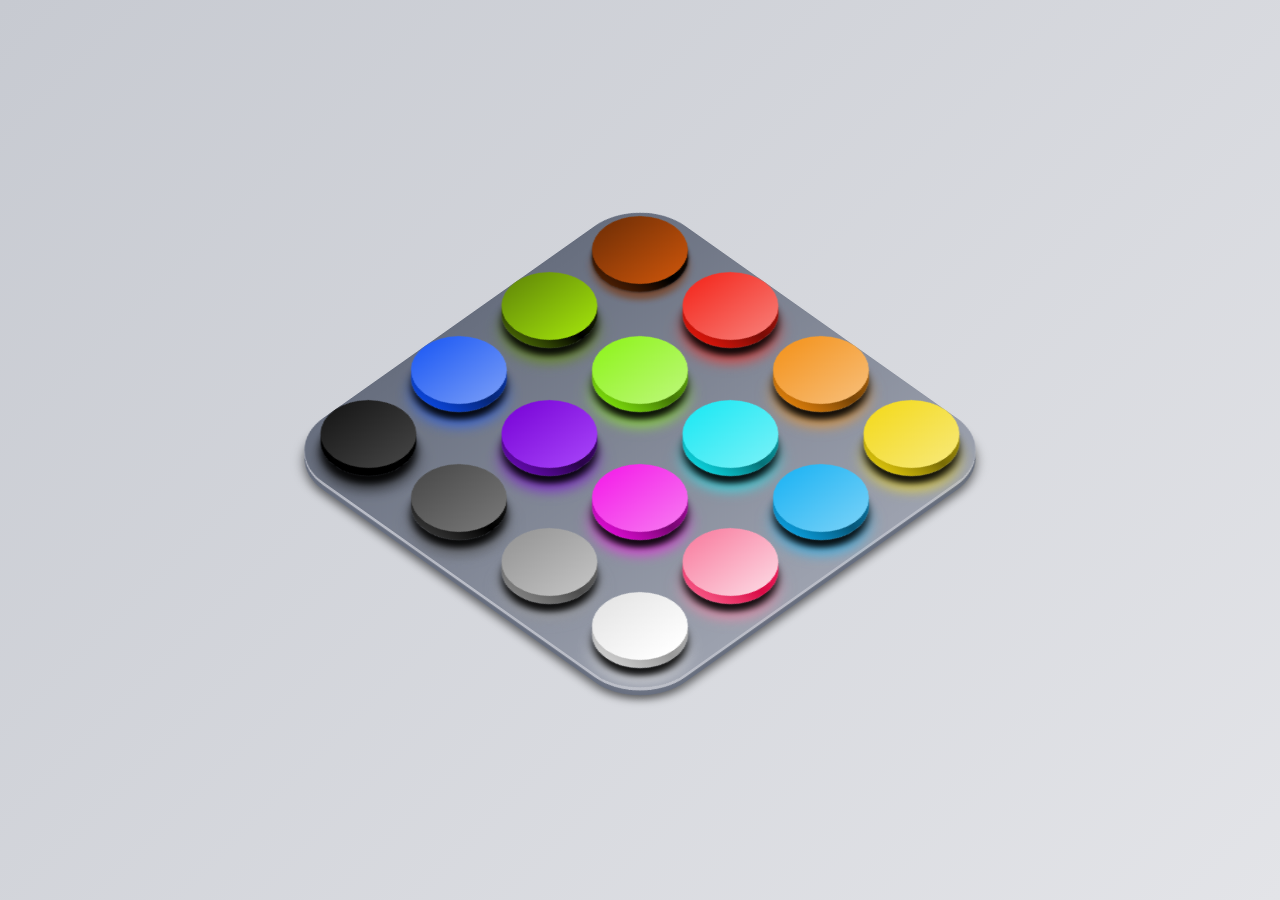
<file: colorPicker/index.html>
<html>
<head>
<meta http-equiv="Content-Type" content="text/html; charset=utf-8">
<link href="https://fonts.googleapis.com/css2?family=Montserrat:wght@800&display=swap" rel="stylesheet">
<link rel="stylesheet" href="style.css" type="text/css">
</head>
<body>

<div class="cp">
  <label class="cp__color cp__color--brown">
    <input class="cp__color-input" type="radio" name="color" value="brown" title="Brown" checked="checked"/><span class="cp__sr-only">Brown</span>
  </label>
  <label class="cp__color cp__color--red">
    <input class="cp__color-input" type="radio" name="color" value="red" title="Red"/><span class="cp__sr-only">Red</span>
  </label>
  <label class="cp__color cp__color--orange">
    <input class="cp__color-input" type="radio" name="color" value="orange" title="Orange"/><span class="cp__sr-only">Orange</span>
  </label>
  <label class="cp__color cp__color--yellow">
    <input class="cp__color-input" type="radio" name="color" value="yellow" title="Yellow"/><span class="cp__sr-only">Yellow</span>
  </label>
  <label class="cp__color cp__color--green">
    <input class="cp__color-input" type="radio" name="color" value="green" title="Green"/><span class="cp__sr-only">Green</span>
  </label>
  <label class="cp__color cp__color--lime">
    <input class="cp__color-input" type="radio" name="color" value="lime" title="Lime"/><span class="cp__sr-only">Lime</span>
  </label>
  <label class="cp__color cp__color--cyan">
    <input class="cp__color-input" type="radio" name="color" value="cyan" title="Cyan"/><span class="cp__sr-only">Cyan</span>
  </label>
  <label class="cp__color cp__color--lightblue">
    <input class="cp__color-input" type="radio" name="color" value="lightblue" title="Light Blue"/><span class="cp__sr-only">Light Blue</span>
  </label>
  <label class="cp__color cp__color--blue">
    <input class="cp__color-input" type="radio" name="color" value="blue" title="Blue"/><span class="cp__sr-only">Blue</span>
  </label>
  <label class="cp__color cp__color--purple">
    <input class="cp__color-input" type="radio" name="color" value="purple" title="Purple"/><span class="cp__sr-only">Purple</span>
  </label>
  <label class="cp__color cp__color--magenta">
    <input class="cp__color-input" type="radio" name="color" value="magenta" title="Magenta"/><span class="cp__sr-only">Magenta</span>
  </label>
  <label class="cp__color cp__color--pink">
    <input class="cp__color-input" type="radio" name="color" value="pink" title="Pink"/><span class="cp__sr-only">Pink</span>
  </label>
  <label class="cp__color cp__color--black">
    <input class="cp__color-input" type="radio" name="color" value="black" title="Black"/><span class="cp__sr-only">Black</span>
  </label>
  <label class="cp__color cp__color--gray">
    <input class="cp__color-input" type="radio" name="color" value="gray" title="Gray"/><span class="cp__sr-only">Gray</span>
  </label>
  <label class="cp__color cp__color--lightgray">
    <input class="cp__color-input" type="radio" name="color" value="lightgray" title="Light Gray"/><span class="cp__sr-only">Light Gray</span>
  </label>
  <label class="cp__color cp__color--white">
    <input class="cp__color-input" type="radio" name="color" value="white" title="White"/><span class="cp__sr-only">White</span>
  </label>
</div>
</body>
</html>
</file>
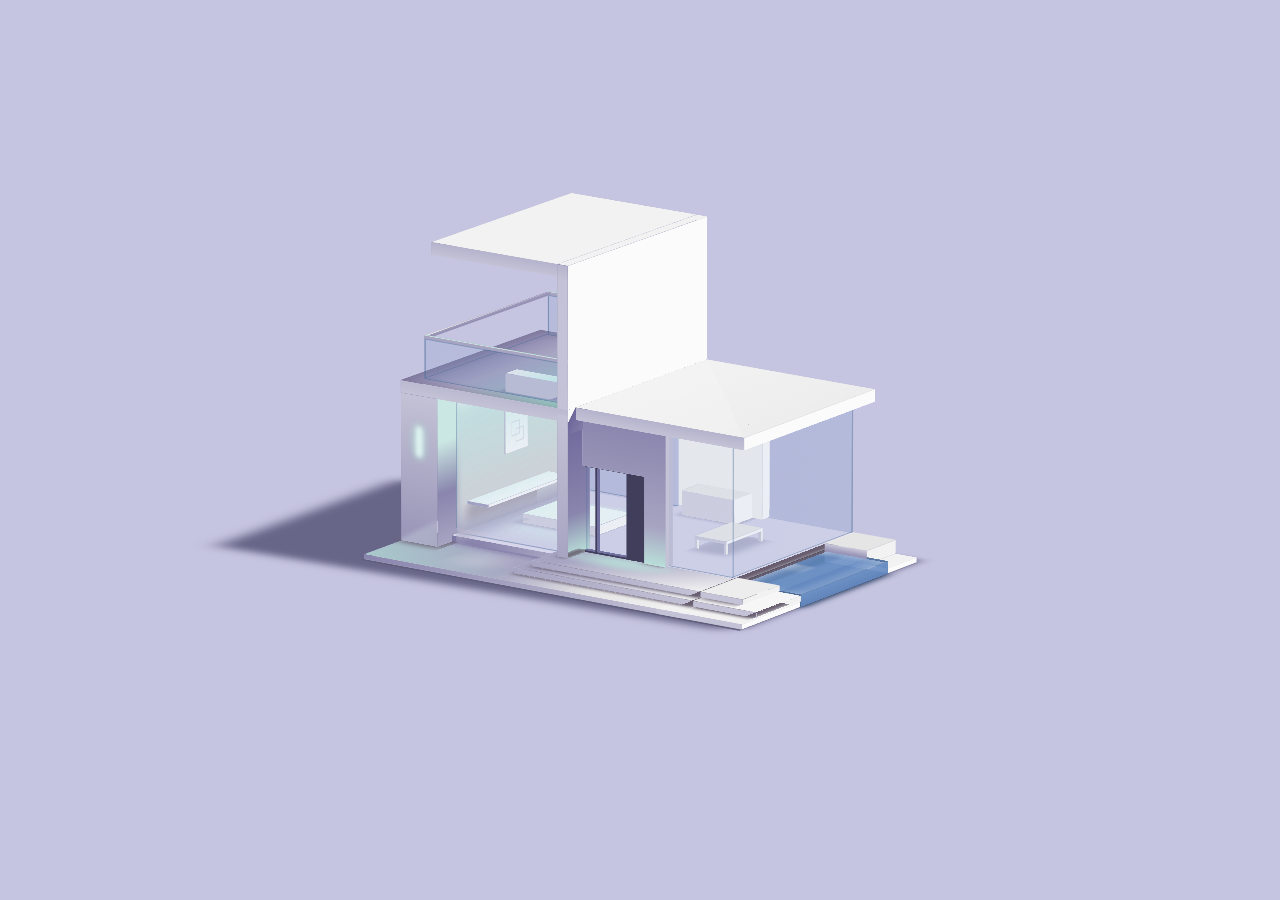
<file: home/index.html>
<html>
<head>
<meta http-equiv="Content-Type" content="text/html; charset=utf-8">
<link href="https://fonts.googleapis.com/css2?family=Montserrat:wght@800&display=swap" rel="stylesheet">
<link rel="stylesheet" href="style.css" type="text/css">
</head>
<body>
   
<div class="house" id="h"> 
  <div class="shadows">
    <div class="shadow-a"></div>
    <div class="shadow-b"></div>
  </div>
  <div class="al">
    <div class="al__front face"> </div>
    <div class="al__back face"> </div>
    <div class="al__right face"> </div>
    <div class="al__left face"> </div>
    <div class="al__top face"> </div>
    <div class="al__bottom face"> </div>
  </div>
  <div class="ab">
    <div class="ab__front face"> </div>
    <div class="ab__back face"> </div>
    <div class="ab__right face"> </div>
    <div class="ab__left face"> </div>
    <div class="ab__top face"> </div>
    <div class="ab__bottom face"> </div>
  </div>
  <div class="at">
    <div class="at__front face"> </div>
    <div class="at__back face"> </div>
    <div class="at__right face"> </div>
    <div class="at__left face"> </div>
    <div class="at__top face"> </div>
    <div class="at__bottom face"> </div>
  </div>
  <div class="ac">
    <div class="ac__front face"> </div>
    <div class="ac__back face"> </div>
    <div class="ac__right face"> </div>
    <div class="ac__left face"> </div>
    <div class="ac__top face"> </div>
    <div class="ac__bottom face">                </div>
  </div>
  <div class="bce">
    <div class="bce__front face"> </div>
    <div class="bce__back face"> </div>
    <div class="bce__right face"> </div>
    <div class="bce__left face"> </div>
    <div class="bce__top face"> </div>
    <div class="bce__bottom face"> </div>
  </div>
  <div class="bci">
    <div class="bci__front face"> </div>
    <div class="bci__back face"> </div>
    <div class="bci__right face"> </div>
    <div class="bci__left face"> </div>
    <div class="bci__top face"> </div>
    <div class="bci__bottom face"> </div>
  </div>
  <div class="bl">
    <div class="bl__front face"> </div>
    <div class="bl__back face"> </div>
    <div class="bl__right face"> </div>
    <div class="bl__left face"> </div>
    <div class="bl__top face"> </div>
    <div class="bl__bottom face"> </div>
  </div>
  <div class="bt">
    <div class="bt__front face"> </div>
    <div class="bt__back face"> </div>
    <div class="bt__right face"> </div>
    <div class="bt__left face"> </div>
    <div class="bt__top face"> </div>
    <div class="bt__bottom face"> </div>
  </div>
  <div class="bbe">
    <div class="bbe__front face"> </div>
    <div class="bbe__back face"> </div>
    <div class="bbe__right face"> </div>
    <div class="bbe__left face"> </div>
    <div class="bbe__top face"> </div>
    <div class="bbe__bottom face"> </div>
  </div>
  <div class="bbi">
    <div class="bbi__front face"> </div>
    <div class="bbi__back face"> </div>
    <div class="bbi__right face"> </div>
    <div class="bbi__left face"> </div>
    <div class="bbi__top face"> </div>
    <div class="bbi__bottom face"> </div>
  </div>
  <div class="cl">
    <div class="cl__front face"> 
      <div class="lamp"></div>
    </div>
    <div class="cl__back face"> </div>
    <div class="cl__right face">  </div>
    <div class="cl__left face"> </div>
    <div class="cl__top face"> </div>
    <div class="cl__bottom face">   </div>
  </div>
  <div class="cc">
    <div class="cc__front face"> </div>
    <div class="cc__back face"> </div>
    <div class="cc__right face"> </div>
    <div class="cc__left face"> </div>
    <div class="cc__top face"> </div>
    <div class="cc__bottom face">   </div>
  </div>
  <div class="ccl">
    <div class="ccl__front face"> </div>
    <div class="ccl__back face"> </div>
    <div class="ccl__right face"> </div>
    <div class="ccl__left face"> </div>
    <div class="ccl__top face"> </div>
    <div class="ccl__bottom face">   </div>
  </div>
  <div class="cml">
    <div class="cml__front face"> </div>
    <div class="cml__back face"> </div>
    <div class="cml__right face"> </div>
    <div class="cml__left face"> </div>
    <div class="cml__top face"> </div>
    <div class="cml__bottom face">   </div>
  </div>
  <div class="cmr">
    <div class="cmr__front face"> </div>
    <div class="cmr__back face"> </div>
    <div class="cmr__right face"> </div>
    <div class="cmr__left face"> </div>
    <div class="cmr__top face"> </div>
    <div class="cmr__bottom face">   </div>
  </div>
  <div class="cmt">
    <div class="cmt__front face"> </div>
    <div class="cmt__back face"> </div>
    <div class="cmt__right face"> </div>
    <div class="cmt__left face"> </div>
    <div class="cmt__top face"> </div>
    <div class="cmt__bottom face">   </div>
  </div>
  <div class="dl">
    <div class="dl__front face"> </div>
    <div class="dl__back face"> </div>
    <div class="dl__right face"> </div>
    <div class="dl__left face"> </div>
    <div class="dl__top face"> </div>
    <div class="dl__bottom face">       </div>
  </div>
  <div class="dm">
    <div class="dm__front face"> </div>
    <div class="dm__back face"> </div>
    <div class="dm__right face"> </div>
    <div class="dm__left face"> </div>
    <div class="dm__top face"> </div>
    <div class="dm__bottom face">       </div>
  </div>
  <div class="dt">
    <div class="dt__front face"> </div>
    <div class="dt__back face"> </div>
    <div class="dt__right face"> </div>
    <div class="dt__left face"> </div>
    <div class="dt__top face"> </div>
    <div class="dt__bottom face">  </div>
  </div>
  <div class="el">
    <div class="el__front face"></div>
  </div>
  <div class="ec">
    <div class="ec__front face"></div>
  </div>
  <div class="er">
    <div class="er__right face"></div>
  </div>
  <div class="eb">
    <div class="eb__back face"></div>
  </div>
  <div class="fl">
    <div class="fl__front face"> </div>
    <div class="fl__back face"> </div>
    <div class="fl__right face"> </div>
    <div class="fl__left face"> </div>
    <div class="fl__top face"> </div>
    <div class="fl__bottom face">  </div>
  </div>
  <div class="ft">
    <div class="ft__front face"> </div>
    <div class="ft__back face"> </div>
    <div class="ft__right face"> </div>
    <div class="ft__left face"> </div>
    <div class="ft__top face"> </div>
    <div class="ft__bottom face">  </div>
  </div>
  <div class="fb">
    <div class="fb__front face"> </div>
    <div class="fb__back face"> </div>
    <div class="fb__right face"> </div>
    <div class="fb__left face"> </div>
    <div class="fb__top face"> </div>
    <div class="fb__bottom face">  </div>
  </div>
  <div class="table">
    <div class="table__front face"> </div>
    <div class="table__back face"> </div>
    <div class="table__right face"> </div>
    <div class="table__left face"> </div>
    <div class="table__top face"> </div>
    <div class="table__bottom face"> 
      <div class="foot">
        <div class="foot__front face"> </div>
        <div class="foot__back face"> </div>
        <div class="foot__right face"> </div>
        <div class="foot__left face"> </div>
        <div class="foot__top face"> </div>
        <div class="foot__bottom face"> </div>
      </div>
      <div class="foot">
        <div class="foot__front face"> </div>
        <div class="foot__back face"> </div>
        <div class="foot__right face"> </div>
        <div class="foot__left face"> </div>
        <div class="foot__top face"> </div>
        <div class="foot__bottom face"> </div>
      </div>
      <div class="foot">
        <div class="foot__front face"> </div>
        <div class="foot__back face"> </div>
        <div class="foot__right face"> </div>
        <div class="foot__left face"> </div>
        <div class="foot__top face"> </div>
        <div class="foot__bottom face"> </div>
      </div>
      <div class="foot">
        <div class="foot__front face"> </div>
        <div class="foot__back face"> </div>
        <div class="foot__right face"> </div>
        <div class="foot__left face"> </div>
        <div class="foot__top face"> </div>
        <div class="foot__bottom face"> </div>
      </div>
    </div>
  </div>
  <div class="kitchen">
    <div class="kitchen__front face"> </div>
    <div class="kitchen__back face"> </div>
    <div class="kitchen__right face"> </div>
    <div class="kitchen__left face"> </div>
    <div class="kitchen__top face"> </div>
    <div class="kitchen__bottom face"> </div>
  </div>
  <div class="couch">
    <div class="couch__front face"> </div>
    <div class="couch__back face"> </div>
    <div class="couch__right face"> </div>
    <div class="couch__left face"> </div>
    <div class="couch__top face"> </div>
    <div class="couch__bottom face"> </div>
  </div>
  <div class="couchb">
    <div class="couchb__front face"> </div>
    <div class="couchb__back face"> </div>
    <div class="couchb__right face"> </div>
    <div class="couchb__left face"> </div>
    <div class="couchb__top face"> </div>
    <div class="couchb__bottom face"> </div>
  </div>
  <div class="couchc">
    <div class="couchc__front face"> </div>
    <div class="couchc__back face"> </div>
    <div class="couchc__right face"> </div>
    <div class="couchc__left face"> </div>
    <div class="couchc__top face"> </div>
    <div class="couchc__bottom face"> </div>
  </div>
  <div class="couchd">
    <div class="couchd__front face"> </div>
    <div class="couchd__back face"> </div>
    <div class="couchd__right face"> </div>
    <div class="couchd__left face"> </div>
    <div class="couchd__top face"> </div>
    <div class="couchd__bottom face"> </div>
  </div>
  <div class="picture">
    <div class="picture__front face"> </div>
    <div class="picture__back face"> </div>
    <div class="picture__right face"> </div>
    <div class="picture__left face"> </div>
    <div class="picture__top face"> </div>
    <div class="picture__bottom face"> </div>
  </div>
  <div class="door-r">
    <div class="door-r__front face"> </div>
    <div class="door-r__back face"> </div>
    <div class="door-r__right face"> </div>
    <div class="door-r__left face"> </div>
    <div class="door-r__top face"> </div>
    <div class="door-r__bottom face"> </div>
  </div>
  <div class="door-l">
    <div class="door-l__front face"> </div>
    <div class="door-l__back face"> </div>
    <div class="door-l__right face"> </div>
    <div class="door-l__left face"> </div>
    <div class="door-l__top face"> </div>
    <div class="door-l__bottom face"> </div>
  </div>
  <div class="door-b">
    <div class="door-b__front face"> </div>
    <div class="door-b__back face"> </div>
    <div class="door-b__right face"> </div>
    <div class="door-b__left face"> </div>
    <div class="door-b__top face"> </div>
    <div class="door-b__bottom face"> </div>
  </div>
  <div class="door-t">
    <div class="door-t__front face"> </div>
    <div class="door-t__back face"> </div>
    <div class="door-t__right face"> </div>
    <div class="door-t__left face"> </div>
    <div class="door-t__top face"> </div>
    <div class="door-t__bottom face"> </div>
  </div>
</div>
</body>
</html>
</file>
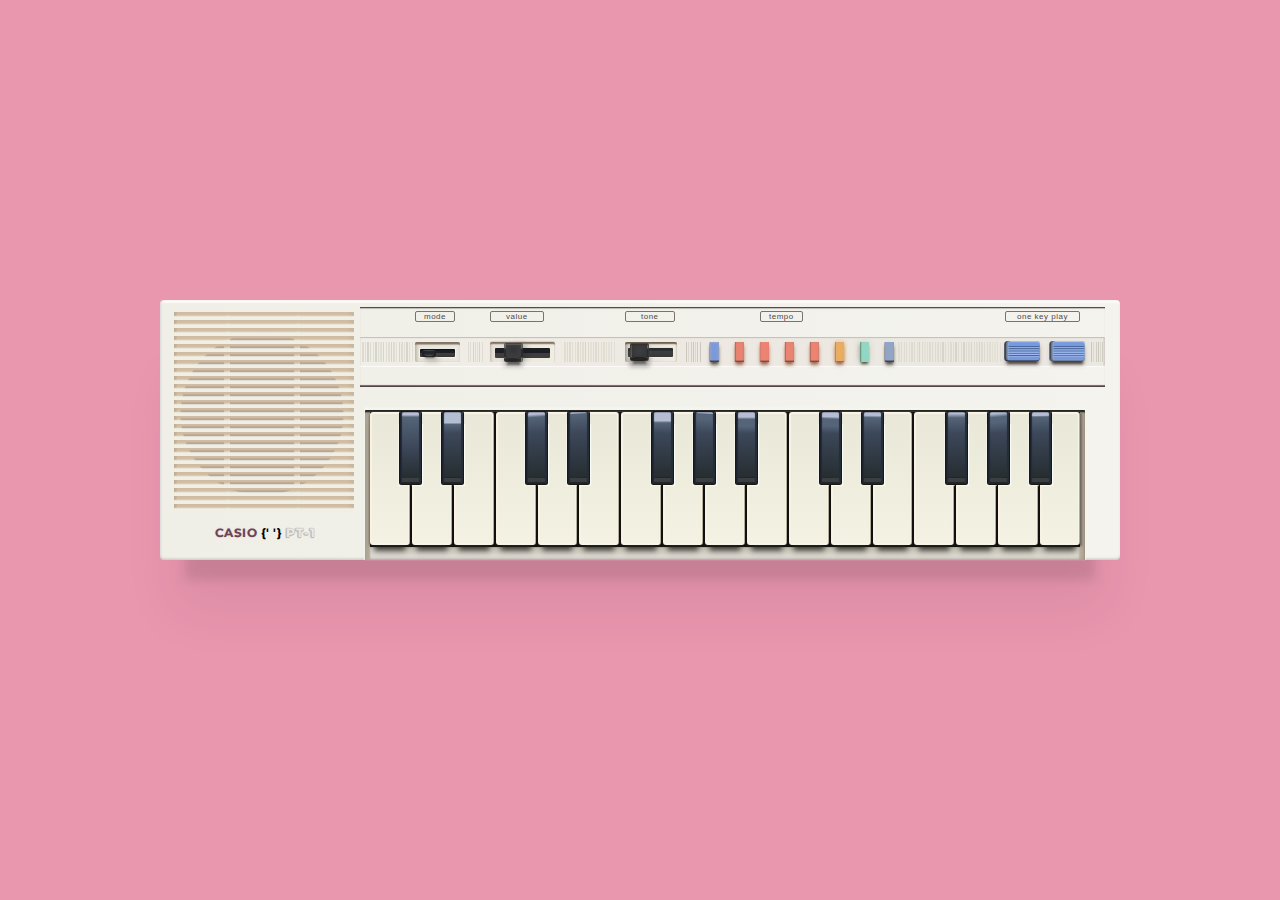
<file: piano/index.html>
<html>
<head>
<meta http-equiv="Content-Type" content="text/html; charset=utf-8">
<link href="https://fonts.googleapis.com/css2?family=Montserrat:wght@800&display=swap" rel="stylesheet">
<link rel="stylesheet" href="style.css" type="text/css">
</head>
<body>
   <div>
    <div class="wrapper" aria-label="Casio PT-1 Keyboard illustration made with HTML and CSS">
      <div class="casio" aria-hidden="true">
        <div class="speaker" ></div>
        <div class="logo">
          <h1>
            <span>Casio</span>
            {' '}
            <span>PT-1</span>
          </h1>
        </div>
        <div class="controls">
          <div class="controls-labels">
            <p>mode</p>
            <p>value</p>
            <p>tone</p>
            <p>tempo</p>
            <p>one key play</p>
          </div>
          <div class="controls-bar">
            <div class="mode-container">
              <div class="mode-bar" ></div>
              <div class="mode-handle" ></div>
            </div>
            <div class="volume-container">
              <div class="volume-bar" ></div>
              <div class="volume-handle" ></div>
            </div>
            <div class="tone-container">
              <div class="tone-bar" ></div>
              <div class="tone-handle" ></div>
            </div>
            <div class="clear btn" ></div>
            <div class="del btn" ></div>
            <div class="down btn" ></div>
            <div class="up btn" ></div>
            <div class="select btn" ></div>
            <div class="reset btn" ></div>
            <div class="demo btn" ></div>
            <div class="memory btn" ></div>
            <div class="onekey-1 bigbtn" ></div>
            <div class="onekey-2 bigbtn" ></div>
          </div>
        </div>
        <div class="keys-container">
          <div class="white">
            <div class="key"></div>
                        <div class="key"></div>
                        <div class="key"></div>
                        <div class="key"></div>
                        <div class="key"></div>
                        <div class="key"></div>
                        <div class="key"></div>
                        <div class="key"></div>
                        <div class="key"></div>
                        <div class="key"></div>
                        <div class="key"></div>
                        <div class="key"></div>
                        <div class="key"></div>
                        <div class="key"></div>
                        <div class="key"></div>
                        <div class="key"></div>
                        <div class="key"></div>
          </div>
          <div class="black">
            <div class="key"></div>
                        <div class="key"></div>
                        <div class=""></div>
                        <div class="key"></div>
                        <div class="key"></div>
                        <div class=""></div>
                        <div class="key"></div>
                        <div class="key"></div>
                        <div class="key"></div>
                        <div class=""></div>
                        <div class="key"></div>
                        <div class="key"></div>
                        <div class=""></div>
                        <div class="key"></div>
                        <div class="key"></div>
                        <div class="key"></div>
          </div>
        </div>
      </div>
    </div>
  </div>
</body>
</html>
</file>
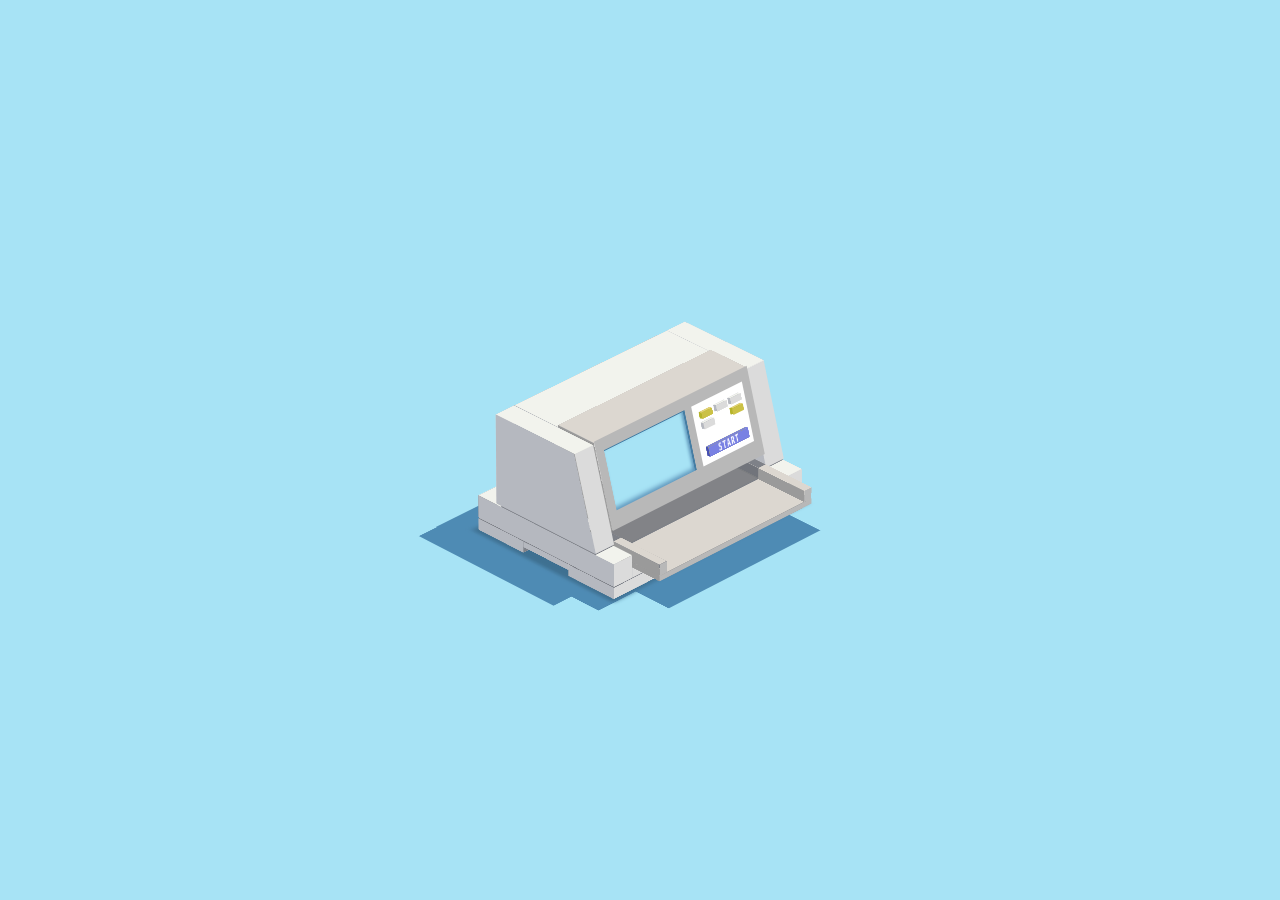
<file: printer/index.html>
<html>
<head>
<meta http-equiv="Content-Type" content="text/html; charset=utf-8">
<link href="https://fonts.googleapis.com/css2?family=Montserrat:wght@800&display=swap" rel="stylesheet">
<link rel="stylesheet" href="style.css" type="text/css">
</head>
<body>
   
<audio id="audio">
  <source src="https://raw.githubusercontent.com/ricardoolivaalonso/Codepen/master/Printer/printer.mp3" type="audio/mpeg"/>
</audio>
<div class="shadows" id="shadows">
  <div class="shadow-1 face"></div>
  <div class="shadow-2 face"></div>
  <div class="shadow-3 face"></div>
  <div class="shadow-4 face"></div>
</div>
<div class="printer" id="printer">
  <div class="inside-shadow"></div>
  <div class="paper-shadow face" id="paper-shadow"></div>
  <div class="paper" id="paper"> </div>
  <div class="at">
    <div class="at__front face"> </div>
    <div class="at__back face"> </div>
    <div class="at__right face"> </div>
    <div class="at__left face"> </div>
    <div class="at__top face"> </div>
    <div class="at__bottom face"> </div>
  </div>
  <div class="ab">
    <div class="ab__front face"> </div>
    <div class="ab__back face"> </div>
    <div class="ab__right face"> </div>
    <div class="ab__left face"> </div>
    <div class="ab__top face"> </div>
    <div class="ab__bottom face"> </div>
  </div>
  <div class="am">
    <div class="am__front face"> </div>
    <div class="am__back face"> </div>
    <div class="am__right face"> </div>
    <div class="am__left face"> </div>
    <div class="am__top face"> </div>
    <div class="am__bottom face"> </div>
  </div>
  <div class="bl">
    <div class="bl__front face"> </div>
    <div class="bl__back face"> </div>
    <div class="bl__right face"> </div>
    <div class="bl__left face"> </div>
    <div class="bl__top face"> </div>
    <div class="bl__bottom face"> </div>
  </div>
  <div class="br">
    <div class="br__front face"> </div>
    <div class="br__back face"> </div>
    <div class="br__right face"> </div>
    <div class="br__left face"> </div>
    <div class="br__top face"> </div>
    <div class="br__bottom face"> </div>
  </div>
  <div class="bb">
    <div class="bb__front face"> </div>
    <div class="bb__back face"> </div>
    <div class="bb__right face"> </div>
    <div class="bb__left face"> </div>
    <div class="bb__top face"> </div>
    <div class="bb__bottom face"> </div>
  </div>
  <div class="bt">
    <div class="bt__front face"> </div>
    <div class="bt__back face"> </div>
    <div class="bt__right face"> </div>
    <div class="bt__left face"> </div>
    <div class="bt__top face"> </div>
    <div class="bt__bottom face"> </div>
  </div>
  <div class="cl">
    <div class="cl__front face"> </div>
    <div class="cl__back face"> </div>
    <div class="cl__right face"> </div>
    <div class="cl__left face"> </div>
    <div class="cl__top face"> </div>
    <div class="cl__bottom face"> </div>
  </div>
  <div class="cr">
    <div class="cr__front face"> </div>
    <div class="cr__back face"> </div>
    <div class="cr__right face"> </div>
    <div class="cr__left face"> </div>
    <div class="cr__top face"> </div>
    <div class="cr__bottom face"> </div>
  </div>
  <div class="cm">
    <div class="cm__front face"> 
      <div class="screen">
        <div class="screen__text" id="text">printing</div>
      </div>
      <div class="buttons">
        <div class="button button--cta">
          <div class="button__front face"> </div>
          <div class="button__back face"> </div>
          <div class="button__right face"> </div>
          <div class="button__left face"> </div>
          <div class="button__top face"> </div>
          <div class="button__bottom face"> </div>
        </div>
        <div class="button">
          <div class="button__front face"> </div>
          <div class="button__back face"> </div>
          <div class="button__right face"> </div>
          <div class="button__left face"> </div>
          <div class="button__top face"> </div>
          <div class="button__bottom face"> </div>
        </div>
        <div class="button">
          <div class="button__front face"> </div>
          <div class="button__back face"> </div>
          <div class="button__right face"> </div>
          <div class="button__left face"> </div>
          <div class="button__top face"> </div>
          <div class="button__bottom face"> </div>
        </div>
        <div class="button">
          <div class="button__front face"> </div>
          <div class="button__back face"> </div>
          <div class="button__right face"> </div>
          <div class="button__left face"> </div>
          <div class="button__top face"> </div>
          <div class="button__bottom face"> </div>
        </div>
        <div class="button button--cta">
          <div class="button__front face"> </div>
          <div class="button__back face"> </div>
          <div class="button__right face"> </div>
          <div class="button__left face"> </div>
          <div class="button__top face"> </div>
          <div class="button__bottom face"> </div>
        </div>
        <div class="large" id="button">
          <div class="large__front face"> </div>
          <div class="large__back face"> </div>
          <div class="large__right face"> </div>
          <div class="large__left face"> </div>
          <div class="large__top face">start</div>
          <div class="large__bottom face"> </div>
        </div>
      </div>
    </div>
    <div class="cm__back face"> </div>
    <div class="cm__right face"> </div>
    <div class="cm__left face"> </div>
    <div class="cm__top face"> </div>
    <div class="cm__bottom face"> </div>
  </div>
  <div class="ct">
    <div class="ct__front face"> </div>
    <div class="ct__back face"> </div>
    <div class="ct__right face"> </div>
    <div class="ct__left face"> </div>
    <div class="ct__top face"> </div>
    <div class="ct__bottom face"> </div>
  </div>
  <div class="cb">
    <div class="cb__front face"> </div>
    <div class="cb__back face"> </div>
    <div class="cb__right face"> </div>
    <div class="cb__left face"> </div>
    <div class="cb__top face"> </div>
    <div class="cb__bottom face"> </div>
  </div>
  <div class="cbl">
    <div class="cbl__front face"> </div>
    <div class="cbl__back face"> </div>
    <div class="cbl__right face"> </div>
    <div class="cbl__left face"> </div>
    <div class="cbl__top face"> </div>
    <div class="cbl__bottom face"> </div>
  </div>
  <div class="cbr">
    <div class="cbr__front face"> </div>
    <div class="cbr__back face"> </div>
    <div class="cbr__right face"> </div>
    <div class="cbr__left face"> </div>
    <div class="cbr__top face"> </div>
    <div class="cbr__bottom face"> </div>
  </div>
</div>
</body>
<script src="./script.js"></script>
</html>
</file>
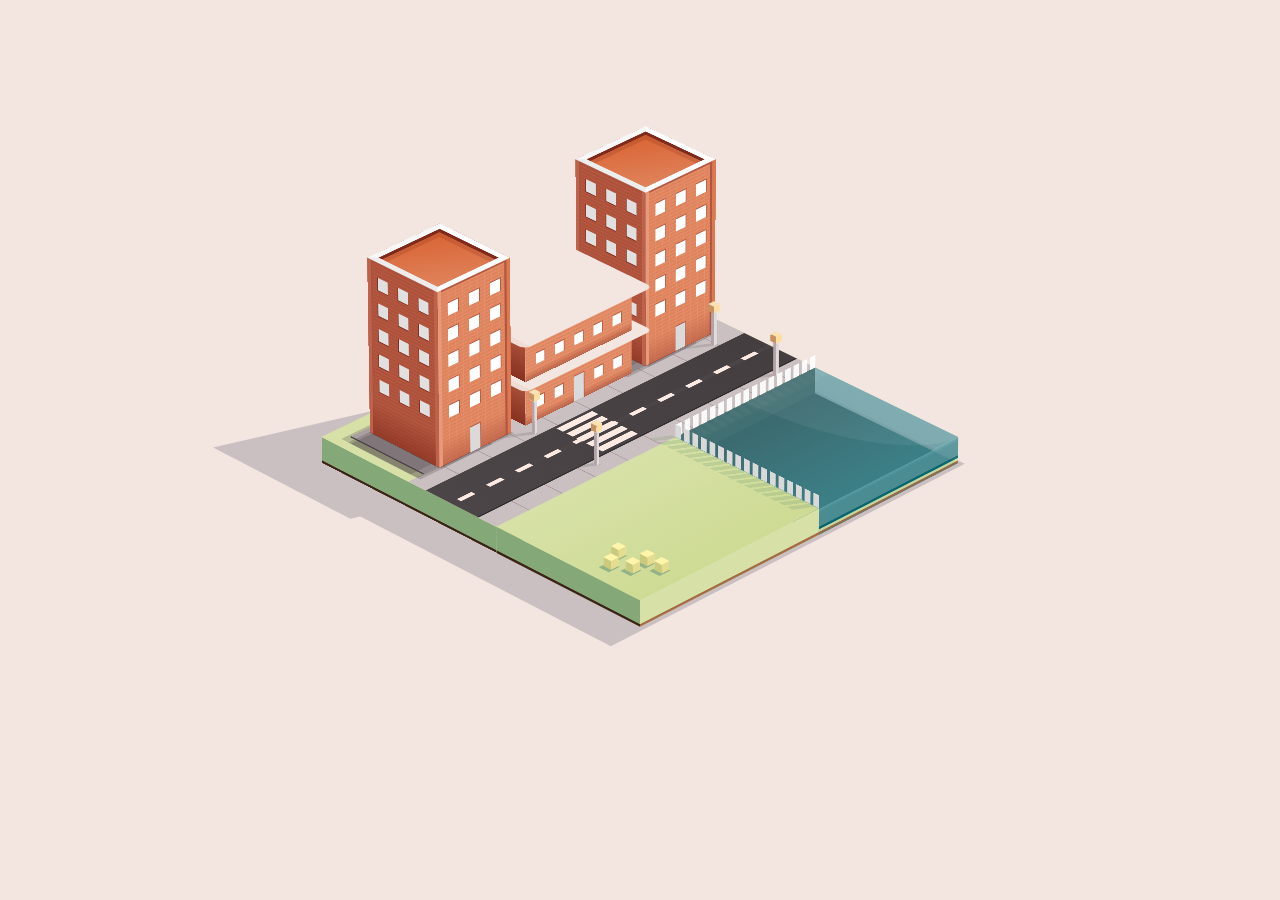
<file: street/index.html>
<html>
<head>
<meta http-equiv="Content-Type" content="text/html; charset=utf-8">
<link href="https://fonts.googleapis.com/css2?family=Montserrat:wght@800&display=swap" rel="stylesheet">
<link rel="stylesheet" href="style.css" type="text/css">
</head>
<body>
<div>
    <div class="main" id="m">
      <div class="b" id="b">
        <div class="bt">
          <div class="bt__front face">
            <div class="bt__street">
              <div class="bt__street-a"></div>
              <div class="bt__street-b">
                <div class="bt__street-l"></div>
                <div class="bt__street-c"></div>
              </div>
              <div class="bt__street-a"></div>
              <div class="lampposts">
                <div class="lamppost">
                  <div class="lamp">
                    <div class="lamp__front face"></div>
                    <div class="lamp__back face"></div>
                    <div class="lamp__right face"></div>
                    <div class="lamp__left face"></div>
                    <div class="lamp__top face"></div>
                    <div class="lamp__bottom face"></div>
                  </div>
                  <div class="light">
                    <div class="light__front face"></div>
                    <div class="light__back face"></div>
                    <div class="light__right face"></div>
                    <div class="light__left face"></div>
                    <div class="light__top face"></div>
                    <div class="light__bottom face"></div>
                  </div>
                </div>
                <div class="lamppost">
                  <div class="lamp">
                    <div class="lamp__front face"></div>
                    <div class="lamp__back face"></div>
                    <div class="lamp__right face"></div>
                    <div class="lamp__left face"></div>
                    <div class="lamp__top face"></div>
                    <div class="lamp__bottom face"></div>
                  </div>
                  <div class="light">
                    <div class="light__front face"></div>
                    <div class="light__back face"></div>
                    <div class="light__right face"></div>
                    <div class="light__left face"></div>
                    <div class="light__top face"></div>
                    <div class="light__bottom face"></div>
                  </div>
                </div>
                <div class="lamppost">
                  <div class="lamp">
                    <div class="lamp__front face"></div>
                    <div class="lamp__back face"></div>
                    <div class="lamp__right face"></div>
                    <div class="lamp__left face"></div>
                    <div class="lamp__top face"></div>
                    <div class="lamp__bottom face"></div>
                  </div>
                  <div class="light">
                    <div class="light__front face"></div>
                    <div class="light__back face"></div>
                    <div class="light__right face"></div>
                    <div class="light__left face"></div>
                    <div class="light__top face"></div>
                    <div class="light__bottom face"></div>
                  </div>
                </div>
                <div class="lamppost">
                  <div class="lamp">
                    <div class="lamp__front face"></div>
                    <div class="lamp__back face"></div>
                    <div class="lamp__right face"></div>
                    <div class="lamp__left face"></div>
                    <div class="lamp__top face"></div>
                    <div class="lamp__bottom face"></div>
                  </div>
                  <div class="light">
                    <div class="light__front face"></div>
                    <div class="light__back face"></div>
                    <div class="light__right face"></div>
                    <div class="light__left face"></div>
                    <div class="light__top face"></div>
                    <div class="light__bottom face"></div>
                  </div>
                </div>
              </div>
            </div>
            <div class="bt__sidewalk">
              <div class="e1">
                <div class="e1__front face"></div>
                <div class="e1__back face"></div>
                <div class="e1__right face"></div>
                <div class="e1__left face">
                  <div class="e1__window"></div>
                  <div class="e1__window"></div>
                  <div class="e1__window"></div>
                  <div class="e1__window"></div>
                  <div class="e1__window"></div>
                  <div class="e1__window"></div>
                  <div class="e1__window"></div>
                  <div class="e1__window"></div>
                  <div class="e1__window"></div>
                  <div class="e1__window"></div>
                  <div class="e1__window"></div>
                  <div class="e1__window"></div>
                  <div class="e1__window"></div>
                  <div class="e1__window"></div>
                  <div class="e1__window"></div>
                </div>
                <div class="e1__top face"></div>
                <div class="e1__bottom face">
                  <div class="e1__window"></div>
                  <div class="e1__window"></div>
                  <div class="e1__window"></div>
                  <div class="e1__window"></div>
                  <div class="e1__window"></div>
                  <div class="e1__window"></div>
                  <div class="e1__window"></div>
                  <div class="e1__window"></div>
                  <div class="e1__window"></div>
                  <div class="e1__window"></div>
                  <div class="e1__window"></div>
                  <div class="e1__window"></div>
                  <div class="e1__window"></div>
                  <div class="e1__window"></div>
                  <div class="e1__window"></div>
                  <div class="e1__door"></div>
                </div>
              </div>
              <div class="e2-c">
                <div class="e2">
                  <div class="e2__front face"></div>
                  <div class="e2__back face"></div>
                  <div class="e2__right face"></div>
                  <div class="e2__left face"></div>
                  <div class="e2__top face"></div>
                  <div class="e2__bottom face">
                    <div class="e1__window"></div>
                    <div class="e1__window"></div>
                    <div class="e1__door"></div>
                    <div class="e1__window"></div>
                    <div class="e1__window"></div>
                  </div>
                </div>
                <div class="e2">
                  <div class="e2__front face"></div>
                  <div class="e2__back face"></div>
                  <div class="e2__right face"></div>
                  <div class="e2__left face"></div>
                  <div class="e2__top face"></div>
                  <div class="e2__bottom face">
                    <div class="e1__window"></div>
                    <div class="e1__window"></div>
                    <div class="e1__window"></div>
                    <div class="e1__window"></div>
                    <div class="e1__window"></div>
                  </div>
                </div>
              </div>
              <div class="e1 e1--b">
                <div class="e1__front face"></div>
                <div class="e1__back face"></div>
                <div class="e1__right face"></div>
                <div class="e1__left face">
                  <div class="e1__window"></div>
                  <div class="e1__window"></div>
                  <div class="e1__window"></div>
                  <div class="e1__window"></div>
                  <div class="e1__window"></div>
                  <div class="e1__window"></div>
                  <div class="e1__window"></div>
                  <div class="e1__window"></div>
                  <div class="e1__window"></div>
                  <div class="e1__window"></div>
                  <div class="e1__window"></div>
                  <div class="e1__window"></div>
                  <div class="e1__window"></div>
                  <div class="e1__window"></div>
                  <div class="e1__window"></div>
                </div>
                <div class="e1__top face"></div>
                <div class="e1__bottom face">
                  <div class="e1__window"></div>
                  <div class="e1__window"></div>
                  <div class="e1__window"></div>
                  <div class="e1__window"></div>
                  <div class="e1__window"></div>
                  <div class="e1__window"></div>
                  <div class="e1__window"></div>
                  <div class="e1__window"></div>
                  <div class="e1__window"></div>
                  <div class="e1__window"></div>
                  <div class="e1__window"></div>
                  <div class="e1__window"></div>
                  <div class="e1__window"></div>
                  <div class="e1__window"></div>
                  <div class="e1__window"></div>
                  <div class="e1__door"></div>
                </div>
              </div>
            </div>
          </div>
          <div class="bt__back face"></div>
          <div class="bt__right face"></div>
          <div class="bt__left face"></div>
          <div class="bt__top face"></div>
          <div class="bt__bottom face"></div>
        </div>
        <div class="bl">
          <div class="bl__front face">
            <div class="t">
              <div class="t1">
                <div class="t1__front face"></div>
                <div class="t1__back face"></div>
                <div class="t1__right face"></div>
                <div class="t1__left face"></div>
                <div class="t1__top face"></div>
                <div class="t1__bottom face"></div>
              </div>
              <div class="t1">
                <div class="t1__front face"></div>
                <div class="t1__back face"></div>
                <div class="t1__right face"></div>
                <div class="t1__left face"></div>
                <div class="t1__top face"></div>
                <div class="t1__bottom face"></div>
              </div>
              <div class="t1">
                <div class="t1__front face"></div>
                <div class="t1__back face"></div>
                <div class="t1__right face"></div>
                <div class="t1__left face"></div>
                <div class="t1__top face"></div>
                <div class="t1__bottom face"></div>
              </div>
              <div class="t1">
                <div class="t1__front face"></div>
                <div class="t1__back face"></div>
                <div class="t1__right face"></div>
                <div class="t1__left face"></div>
                <div class="t1__top face"></div>
                <div class="t1__bottom face"></div>
              </div>
              <div class="t1">
                <div class="t1__front face"></div>
                <div class="t1__back face"></div>
                <div class="t1__right face"></div>
                <div class="t1__left face"></div>
                <div class="t1__top face"></div>
                <div class="t1__bottom face"></div>
              </div>
            </div>
          </div>
          <div class="bl__back face"></div>
          <div class="bl__right face"></div>
          <div class="bl__left face"></div>
          <div class="bl__top face"></div>
          <div class="bl__bottom face"></div>
        </div>
        <div class="br">
          <div class="br__front br-f"></div>
          <div class="br__back br-f"></div>
          <div class="br__right br-f"></div>
          <div class="br__left br-f"></div>
          <div class="br__top br-f"></div>
          <div class="br__bottom br-f"></div>
        </div>
      </div>
    </div>
  </div>
</body>
</html>
</file>
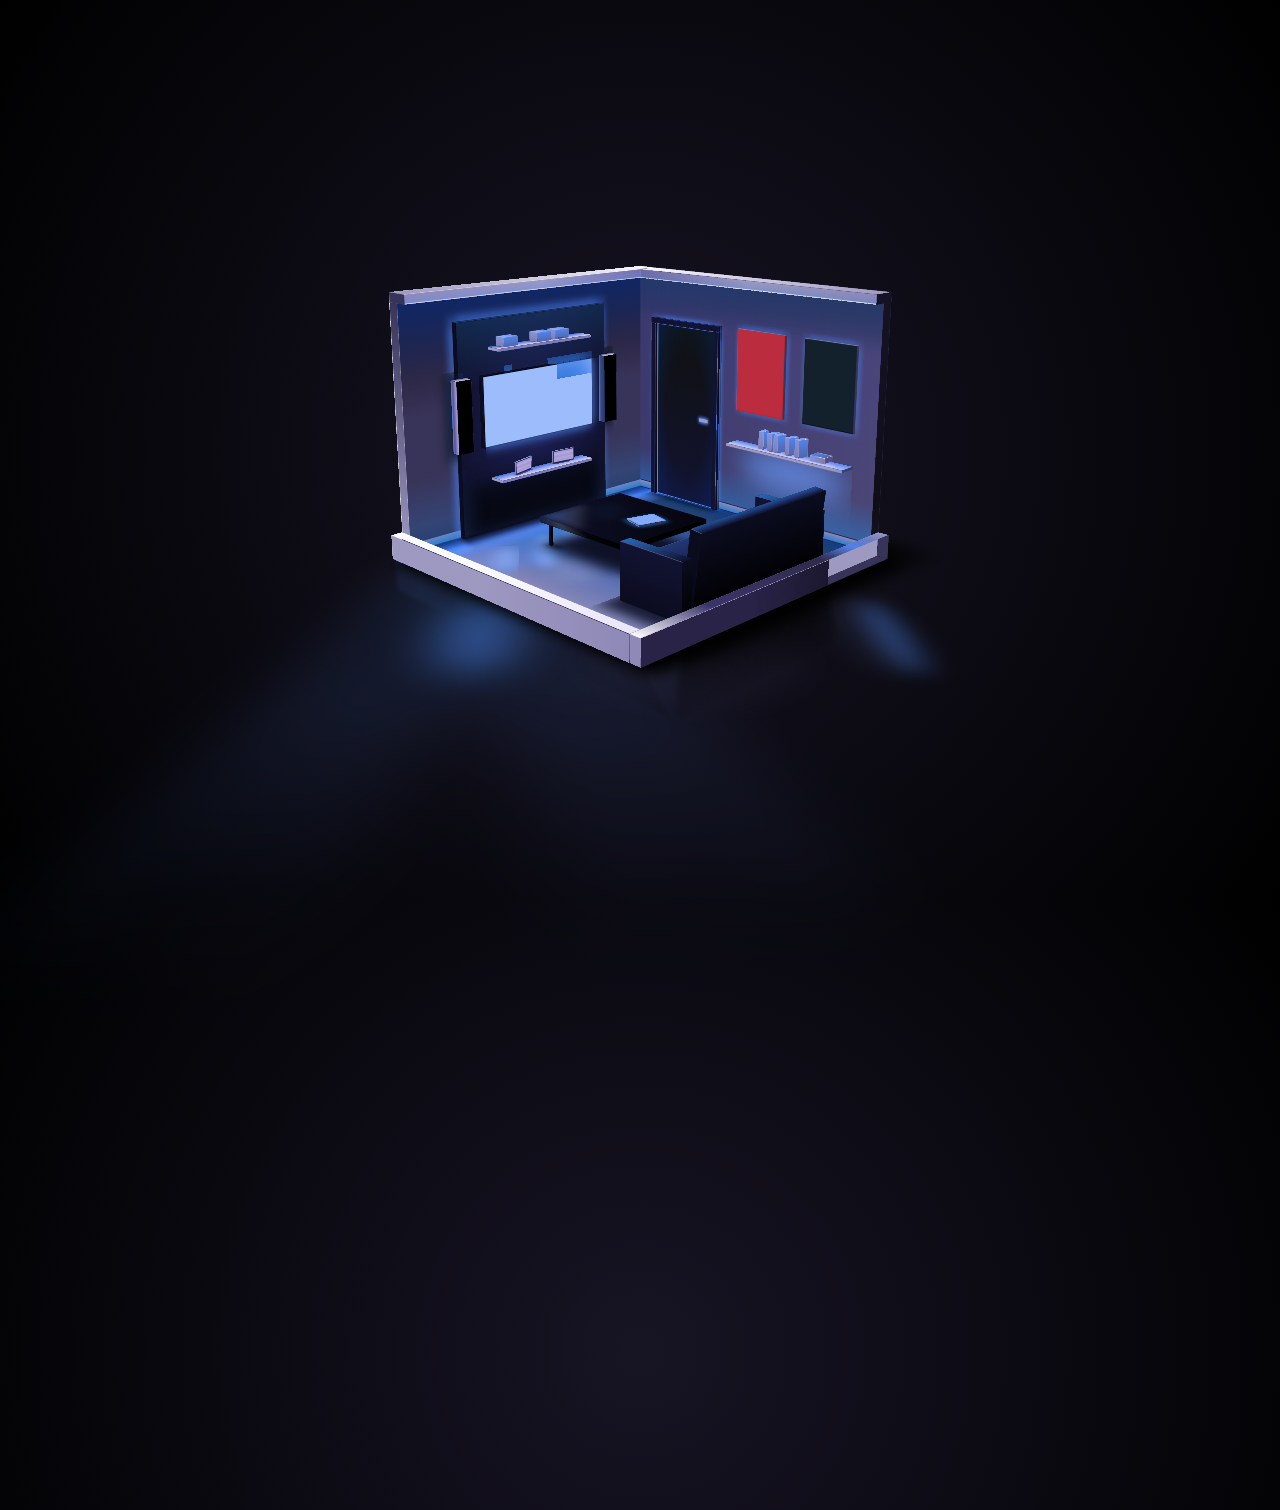
<file: bachelor_apartment/init.html>
<html>
<head>
<meta http-equiv="Content-Type" content="text/html; charset=utf-8">
<link rel="stylesheet" href="style.css" type="text/css">
</head>
<body>
    <div class="house" id="h">
      <div class="h-lights">
        <div class="h-light" ></div>
        <div class="h-light" ></div>
        <div class="h-light" ></div>
        <div class="h-light" ></div>
        <div class="h-light" ></div>
        <div class="h-light" ></div>
      </div>
      <div class="h-shadow" ></div>
      <div class="alt">
        <div class="alt__front face" ></div>
        <div class="alt__back face" ></div>
        <div class="alt__right face" ></div>
        <div class="alt__left face" ></div>
        <div class="alt__top face">
          <div class="light" ></div>
          <div class="light" ></div>
          <div class="light" ></div>
          <div class="light" ></div>
          <div class="light" ></div>
          <div class="light" ></div>
          <div class="light" ></div>
          <div class="light" ></div>
          <div class="light" ></div>
        </div>
        <div class="alt__bottom face" ></div>
      </div>
      <div class="alb">
        <div class="alb__front face" ></div>
        <div class="alb__back face" ></div>
        <div class="alb__right face" ></div>
        <div class="alb__left face" ></div>
        <div class="alb__top face" ></div>
        <div class="alb__bottom face" ></div>
      </div>
      <div class="arb">
        <div class="arb__front face" ></div>
        <div class="arb__back face" ></div>
        <div class="arb__right face" ></div>
        <div class="arb__left face" ></div>
        <div class="arb__top face" ></div>
        <div class="arb__bottom face" ></div>
      </div>
      <div class="blt">
        <div class="blt__front face" ></div>
        <div class="blt__back face" ></div>
        <div class="blt__right face" ></div>
        <div class="blt__left face" ></div>
        <div class="blt__top face" ></div>
        <div class="blt__bottom face" ></div>
      </div>
      <div class="blt2">
        <div class="blt2__front face" ></div>
        <div class="blt2__back face" ></div>
        <div class="blt2__right face" ></div>
        <div class="blt2__left face" ></div>
        <div class="blt2__top face" ></div>
        <div class="blt2__bottom face" ></div>
      </div>
      <div class="blb">
        <div class="blb__front face" ></div>
        <div class="blb__back face" ></div>
        <div class="blb__right face" ></div>
        <div class="blb__left face" ></div>
        <div class="blb__top face" ></div>
        <div class="blb__bottom face" ></div>
      </div>
      <div class="blb2">
        <div class="blb2__front face" ></div>
        <div class="blb2__back face" ></div>
        <div class="blb2__right face" ></div>
        <div class="blb2__left face" ></div>
        <div class="blb2__top face" ></div>
        <div class="blb2__bottom face" ></div>
      </div>
      <div class="puerta-c">
        <div class="puerta">
          <div class="puerta__front face" ></div>
          <div class="puerta__back face" ></div>
          <div class="puerta__right face" ></div>
          <div class="puerta__left face" ></div>
          <div class="puerta__top face" ></div>
          <div class="puerta__bottom face" ></div>
        </div>
        <div class="puerta-l">
          <div class="puerta-l__front face" ></div>
          <div class="puerta-l__back face" ></div>
          <div class="puerta-l__right face" ></div>
          <div class="puerta-l__left face" ></div>
          <div class="puerta-l__top face" ></div>
          <div class="puerta-l__bottom face" ></div>
        </div>
        <div class="puerta-r">
          <div class="puerta-r__front face" ></div>
          <div class="puerta-r__back face" ></div>
          <div class="puerta-r__right face" ></div>
          <div class="puerta-r__left face" ></div>
          <div class="puerta-r__top face" ></div>
          <div class="puerta-r__bottom face" ></div>
        </div>
        <div class="puerta-t">
          <div class="puerta-t__front face" ></div>
          <div class="puerta-t__back face" ></div>
          <div class="puerta-t__right face" ></div>
          <div class="puerta-t__left face" ></div>
          <div class="puerta-t__top face" ></div>
          <div class="puerta-t__bottom face" ></div>
        </div>
      </div>
      <div class="cuadro-l">
        <div class="cuadro-l__front face" ></div>
        <div class="cuadro-l__back face" ></div>
        <div class="cuadro-l__right face" ></div>
        <div class="cuadro-l__left face" ></div>
        <div class="cuadro-l__top face" ></div>
        <div class="cuadro-l__bottom face" ></div>
      </div>
      <div class="cuadro-r">
        <div class="cuadro-r__front face" ></div>
        <div class="cuadro-r__back face" ></div>
        <div class="cuadro-r__right face" ></div>
        <div class="cuadro-r__left face" ></div>
        <div class="cuadro-r__top face" ></div>
        <div class="cuadro-r__bottom face" ></div>
      </div>
      <div class="librero">
        <div class="librero__front face" ></div>
        <div class="librero__back face" ></div>
        <div class="librero__right face" ></div>
        <div class="librero__left face" ></div>
        <div class="librero__top face" ></div>
        <div class="librero__bottom face" ></div>
      </div>
      <div class="libros">
        <div class="libro">
          <div class="libro__front face" ></div>
          <div class="libro__back face" ></div>
          <div class="libro__right face" ></div>
          <div class="libro__left face" ></div>
          <div class="libro__top face" ></div>
          <div class="libro__bottom face" ></div>
        </div>
        <div class="libro">
          <div class="libro__front face" ></div>
          <div class="libro__back face" ></div>
          <div class="libro__right face" ></div>
          <div class="libro__left face" ></div>
          <div class="libro__top face" ></div>
          <div class="libro__bottom face" ></div>
        </div>
        <div class="libro">
          <div class="libro__front face" ></div>
          <div class="libro__back face" ></div>
          <div class="libro__right face" ></div>
          <div class="libro__left face" ></div>
          <div class="libro__top face" ></div>
          <div class="libro__bottom face" ></div>
        </div>
        <div class="libro">
          <div class="libro__front face" ></div>
          <div class="libro__back face" ></div>
          <div class="libro__right face" ></div>
          <div class="libro__left face" ></div>
          <div class="libro__top face" ></div>
          <div class="libro__bottom face" ></div>
        </div>
        <div class="libro">
          <div class="libro__front face" ></div>
          <div class="libro__back face" ></div>
          <div class="libro__right face" ></div>
          <div class="libro__left face" ></div>
          <div class="libro__top face" ></div>
          <div class="libro__bottom face" ></div>
        </div>
        <div class="libro">
          <div class="libro__front face" ></div>
          <div class="libro__back face" ></div>
          <div class="libro__right face" ></div>
          <div class="libro__left face" ></div>
          <div class="libro__top face" ></div>
          <div class="libro__bottom face" ></div>
        </div>
      </div>
      <div class="fotos">
        <div class="foto">
          <div class="foto__front face" ></div>
          <div class="foto__back face" ></div>
          <div class="foto__right face" ></div>
          <div class="foto__left face" ></div>
          <div class="foto__top face" ></div>
          <div class="foto__bottom face" ></div>
        </div>
        <div class="foto">
          <div class="foto__front face" ></div>
          <div class="foto__back face" ></div>
          <div class="foto__right face" ></div>
          <div class="foto__left face" ></div>
          <div class="foto__top face" ></div>
          <div class="foto__bottom face" ></div>
        </div>
      </div>
      <div class="cajas">
        <div class="caja">
          <div class="caja__front face" ></div>
          <div class="caja__back face" ></div>
          <div class="caja__right face" ></div>
          <div class="caja__left face" ></div>
          <div class="caja__top face" ></div>
          <div class="caja__bottom face" ></div>
        </div>
        <div class="caja">
          <div class="caja__front face" ></div>
          <div class="caja__back face" ></div>
          <div class="caja__right face" ></div>
          <div class="caja__left face" ></div>
          <div class="caja__top face" ></div>
          <div class="caja__bottom face" ></div>
        </div>
        <div class="caja">
          <div class="caja__front face" ></div>
          <div class="caja__back face" ></div>
          <div class="caja__right face" ></div>
          <div class="caja__left face" ></div>
          <div class="caja__top face" ></div>
          <div class="caja__bottom face" ></div>
        </div>
      </div>
      <div class="tv">
        <div class="tv__front face" ></div>
        <div class="tv__back face" ></div>
        <div class="tv__right face" ></div>
        <div class="tv__left face" ></div>
        <div class="tv__top face" ></div>
        <div class="tv__bottom face" ></div>
      </div>
      <div class="repisa-t">
        <div class="repisa-t__front face" ></div>
        <div class="repisa-t__back face" ></div>
        <div class="repisa-t__right face" ></div>
        <div class="repisa-t__left face" ></div>
        <div class="repisa-t__top face" ></div>
        <div class="repisa-t__bottom face" ></div>
      </div>
      <div class="repisa-b">
        <div class="repisa-b__front face" ></div>
        <div class="repisa-b__back face" ></div>
        <div class="repisa-b__right face" ></div>
        <div class="repisa-b__left face" ></div>
        <div class="repisa-b__top face" ></div>
        <div class="repisa-b__bottom face" ></div>
      </div>
      <div class="bocina-l">
        <div class="bocina-l__front face" ></div>
        <div class="bocina-l__back face" ></div>
        <div class="bocina-l__right face" ></div>
        <div class="bocina-l__left face" ></div>
        <div class="bocina-l__top face" ></div>
        <div class="bocina-l__bottom face" ></div>
      </div>
      <div class="bocina-r">
        <div class="bocina-r__front face" ></div>
        <div class="bocina-r__back face" ></div>
        <div class="bocina-r__right face" ></div>
        <div class="bocina-r__left face" ></div>
        <div class="bocina-r__top face" ></div>
        <div class="bocina-r__bottom face" ></div>
      </div>
      <div class="muro">
        <div class="muro__front face" ></div>
        <div class="muro__back face" ></div>
        <div class="muro__right face" ></div>
        <div class="muro__left face" ></div>
        <div class="muro__top face" ></div>
        <div class="muro__bottom face" ></div>
      </div>
      <div class="sillon-c">
        <div class="sillon-b">
          <div class="sillon-b__front face" ></div>
          <div class="sillon-b__back face" ></div>
          <div class="sillon-b__right face" ></div>
          <div class="sillon-b__left face" ></div>
          <div class="sillon-b__top face" ></div>
          <div class="sillon-b__bottom face" ></div>
        </div>
        <div class="sillon-t">
          <div class="sillon-t__front face" ></div>
          <div class="sillon-t__back face" ></div>
          <div class="sillon-t__right face" ></div>
          <div class="sillon-t__left face" ></div>
          <div class="sillon-t__top face" ></div>
          <div class="sillon-t__bottom face" ></div>
        </div>
        <div class="sillon-l">
          <div class="sillon-l__front face" ></div>
          <div class="sillon-l__back face" ></div>
          <div class="sillon-l__right face" ></div>
          <div class="sillon-l__left face" ></div>
          <div class="sillon-l__top face" ></div>
          <div class="sillon-l__bottom face" ></div>
        </div>
        <div class="sillon-r">
          <div class="sillon-r__front face" ></div>
          <div class="sillon-r__back face" ></div>
          <div class="sillon-r__right face" ></div>
          <div class="sillon-r__left face" ></div>
          <div class="sillon-r__top face" ></div>
          <div class="sillon-r__bottom face" ></div>
        </div>
      </div>
      <div class="mesa-c">
        <div class="mesa">
          <div class="mesa__front face" ></div>
          <div class="mesa__back face" ></div>
          <div class="mesa__right face" ></div>
          <div class="mesa__left face" ></div>
          <div class="mesa__top face" ></div>
          <div class="mesa__bottom face" ></div>
        </div>
        <div class="mesa-p">
          <div class="mesa-p__front face" ></div>
          <div class="mesa-p__back face" ></div>
          <div class="mesa-p__right face" ></div>
          <div class="mesa-p__left face" ></div>
          <div class="mesa-p__top face" ></div>
          <div class="mesa-p__bottom face" ></div>
        </div>
        <div class="mesa-p">
          <div class="mesa-p__front face" ></div>
          <div class="mesa-p__back face" ></div>
          <div class="mesa-p__right face" ></div>
          <div class="mesa-p__left face" ></div>
          <div class="mesa-p__top face" ></div>
          <div class="mesa-p__bottom face" ></div>
        </div>
        <div class="mesa-p">
          <div class="mesa-p__front face" ></div>
          <div class="mesa-p__back face" ></div>
          <div class="mesa-p__right face" ></div>
          <div class="mesa-p__left face" ></div>
          <div class="mesa-p__top face" ></div>
          <div class="mesa-p__bottom face" ></div>
        </div>
        <div class="mesa-p">
          <div class="mesa-p__front face" ></div>
          <div class="mesa-p__back face" ></div>
          <div class="mesa-p__right face" ></div>
          <div class="mesa-p__left face" ></div>
          <div class="mesa-p__top face" ></div>
          <div class="mesa-p__bottom face" ></div>
        </div>
        <div class="mesa-shadow" ></div>
      </div>
      <div class="tablet">
        <div class="tablet__front face" ></div>
        <div class="tablet__back face" ></div>
        <div class="tablet__right face" ></div>
        <div class="tablet__left face" ></div>
        <div class="tablet__top face" ></div>
        <div class="tablet__bottom face" ></div>
      </div>
    </div>
</body>
</html>
</file>
<file: colorPicker/style.css>
* {
  border: 0;
  box-sizing: border-box;
  margin: 0;
  padding: 0;
}

:root {
  font-size: calc(12px + (32 - 12) * (100vw - 320px) / (1280 - 320));
}

body,
input {
  font: 1em/1.5 sans-serif;
}

body {
  background: linear-gradient(-45deg, #e3e4e8, #c7cad1);
  height: 100vh;
  min-height: 600px;
  display: grid;
  overflow-x: hidden;
  place-items: center;
}

.cp {
  background: linear-gradient(90deg, #676e7e, #9da2af);
  border-radius: 2em;
  box-shadow: 0.1em 0.1em 0 #b9bcc6, 0.25em 0.25em 0 #676e7e, 0.375em 0.375em 0.375em rgba(0, 0, 0, 0.6);
  display: grid;
  grid-template-columns: repeat(4, 1fr);
  grid-template-rows: repeat(4, 1fr);
  width: 16em;
  height: 16em;
  transform: rotateX(45deg) rotateZ(45deg);
}
.cp__color {
  padding: 0.5em;
  -webkit-tap-highlight-color: transparent;
}
.cp__color, .cp__color-input {
  display: block;
}
.cp__color-input {
  border-radius: 50%;
  position: relative;
  width: 3em;
  height: 3em;
  transform: translate3d(-0.5em, -0.5em, 0);
  transform-style: preserve-3d;
  transition: transform 0.15s linear;
  -webkit-appearance: none;
  appearance: none;
}
.cp__color-input:after {
  border-radius: inherit;
  content: "";
  display: block;
  position: absolute;
  inset: 0;
  transform: translate3d(0.25em, 0.25em, -1px);
  transition: box-shadow 0.15s linear;
}
.cp__color-input:checked {
  transform: translate3d(-0.25em, -0.25em, 0);
}
.cp__color-input:focus {
  outline: transparent;
}
.cp__color--brown .cp__color-input {
  background-image: linear-gradient(90deg, #793206, #c2510a);
}
.cp__color--brown .cp__color-input:after {
  background: linear-gradient(0deg, #491e04, black, #180a01);
  box-shadow: 0.25em 0.25em 0.25em rgba(0, 0, 0, 0.9), 0.5em 0.5em 0.5em rgba(121, 50, 6, 0.6);
}
.cp__color--brown .cp__color-input:checked:after {
  box-shadow: 0 0 0.125em rgba(0, 0, 0, 0.9), 0.25em 0.25em 0.25em rgba(121, 50, 6, 0.6);
}
.cp__color--red .cp__color-input {
  background-image: linear-gradient(90deg, #f42f25, #f7756e);
}
.cp__color--red .cp__color-input:after {
  background: linear-gradient(0deg, #da160b, #790c06, #aa1109);
  box-shadow: 0.25em 0.25em 0.25em rgba(0, 0, 0, 0.9), 0.5em 0.5em 0.5em rgba(244, 47, 37, 0.6);
}
.cp__color--red .cp__color-input:checked:after {
  box-shadow: 0 0 0.125em rgba(0, 0, 0, 0.9), 0.25em 0.25em 0.25em rgba(244, 47, 37, 0.6);
}
.cp__color--orange .cp__color-input {
  background-image: linear-gradient(90deg, #f49725, #f7b96e);
}
.cp__color--orange .cp__color-input:after {
  background: linear-gradient(0deg, #da7d0b, #794506, #aa6109);
  box-shadow: 0.25em 0.25em 0.25em rgba(0, 0, 0, 0.9), 0.5em 0.5em 0.5em rgba(244, 151, 37, 0.6);
}
.cp__color--orange .cp__color-input:checked:after {
  box-shadow: 0 0 0.125em rgba(0, 0, 0, 0.9), 0.25em 0.25em 0.25em rgba(244, 151, 37, 0.6);
}
.cp__color--yellow .cp__color-input {
  background-image: linear-gradient(90deg, #f4db25, #f7e76e);
}
.cp__color--yellow .cp__color-input:after {
  background: linear-gradient(0deg, #dac20b, #796c06, #aa9709);
  box-shadow: 0.25em 0.25em 0.25em rgba(0, 0, 0, 0.9), 0.5em 0.5em 0.5em rgba(244, 219, 37, 0.6);
}
.cp__color--yellow .cp__color-input:checked:after {
  box-shadow: 0 0 0.125em rgba(0, 0, 0, 0.9), 0.25em 0.25em 0.25em rgba(244, 219, 37, 0.6);
}
.cp__color--green .cp__color-input {
  background-image: linear-gradient(90deg, #689108, #9cda0b);
}
.cp__color--green .cp__color-input:after {
  background: linear-gradient(0deg, #456105, black, #233003);
  box-shadow: 0.25em 0.25em 0.25em rgba(0, 0, 0, 0.9), 0.5em 0.5em 0.5em rgba(104, 145, 8, 0.6);
}
.cp__color--green .cp__color-input:checked:after {
  box-shadow: 0 0 0.125em rgba(0, 0, 0, 0.9), 0.25em 0.25em 0.25em rgba(104, 145, 8, 0.6);
}
.cp__color--lime .cp__color-input {
  background-image: linear-gradient(90deg, #93f425, #b7f76e);
}
.cp__color--lime .cp__color-input:after {
  background: linear-gradient(0deg, #7ada0b, #447906, #5faa09);
  box-shadow: 0.25em 0.25em 0.25em rgba(0, 0, 0, 0.9), 0.5em 0.5em 0.5em rgba(147, 244, 37, 0.6);
}
.cp__color--lime .cp__color-input:checked:after {
  box-shadow: 0 0 0.125em rgba(0, 0, 0, 0.9), 0.25em 0.25em 0.25em rgba(147, 244, 37, 0.6);
}
.cp__color--cyan .cp__color-input {
  background-image: linear-gradient(90deg, #25e9f4, #6ef0f7);
}
.cp__color--cyan .cp__color-input:after {
  background: linear-gradient(0deg, #0bd0da, #067379, #09a2aa);
  box-shadow: 0.25em 0.25em 0.25em rgba(0, 0, 0, 0.9), 0.5em 0.5em 0.5em rgba(37, 233, 244, 0.6);
}
.cp__color--cyan .cp__color-input:checked:after {
  box-shadow: 0 0 0.125em rgba(0, 0, 0, 0.9), 0.25em 0.25em 0.25em rgba(37, 233, 244, 0.6);
}
.cp__color--lightblue .cp__color-input {
  background-image: linear-gradient(90deg, #25b6f4, #6ecef7);
}
.cp__color--lightblue .cp__color-input:after {
  background: linear-gradient(0deg, #0b9cda, #065779, #0979aa);
  box-shadow: 0.25em 0.25em 0.25em rgba(0, 0, 0, 0.9), 0.5em 0.5em 0.5em rgba(37, 182, 244, 0.6);
}
.cp__color--lightblue .cp__color-input:checked:after {
  box-shadow: 0 0 0.125em rgba(0, 0, 0, 0.9), 0.25em 0.25em 0.25em rgba(37, 182, 244, 0.6);
}
.cp__color--blue .cp__color-input {
  background-image: linear-gradient(90deg, #255ff4, #6e95f7);
}
.cp__color--blue .cp__color-input:after {
  background: linear-gradient(0deg, #0b46da, #062779, #0936aa);
  box-shadow: 0.25em 0.25em 0.25em rgba(0, 0, 0, 0.9), 0.5em 0.5em 0.5em rgba(37, 95, 244, 0.6);
}
.cp__color--blue .cp__color-input:checked:after {
  box-shadow: 0 0 0.125em rgba(0, 0, 0, 0.9), 0.25em 0.25em 0.25em rgba(37, 95, 244, 0.6);
}
.cp__color--purple .cp__color-input {
  background-image: linear-gradient(90deg, #7d0bda, #a23df5);
}
.cp__color--purple .cp__color-input:after {
  background: linear-gradient(0deg, #6109aa, #2a0449, #450679);
  box-shadow: 0.25em 0.25em 0.25em rgba(0, 0, 0, 0.9), 0.5em 0.5em 0.5em rgba(125, 11, 218, 0.6);
}
.cp__color--purple .cp__color-input:checked:after {
  box-shadow: 0 0 0.125em rgba(0, 0, 0, 0.9), 0.25em 0.25em 0.25em rgba(125, 11, 218, 0.6);
}
.cp__color--magenta .cp__color-input {
  background-image: linear-gradient(90deg, #f425e9, #f76ef0);
}
.cp__color--magenta .cp__color-input:after {
  background: linear-gradient(0deg, #da0bd0, #790673, #aa09a2);
  box-shadow: 0.25em 0.25em 0.25em rgba(0, 0, 0, 0.9), 0.5em 0.5em 0.5em rgba(244, 37, 233, 0.6);
}
.cp__color--magenta .cp__color-input:checked:after {
  box-shadow: 0 0 0.125em rgba(0, 0, 0, 0.9), 0.25em 0.25em 0.25em rgba(244, 37, 233, 0.6);
}
.cp__color--pink .cp__color-input {
  background-image: linear-gradient(90deg, #f986a6, #fccfdc);
}
.cp__color--pink .cp__color-input:after {
  background: linear-gradient(0deg, #f65583, #da0b46, #f4255f);
  box-shadow: 0.25em 0.25em 0.25em rgba(0, 0, 0, 0.9), 0.5em 0.5em 0.5em rgba(249, 134, 166, 0.6);
}
.cp__color--pink .cp__color-input:checked:after {
  box-shadow: 0 0 0.125em rgba(0, 0, 0, 0.9), 0.25em 0.25em 0.25em rgba(249, 134, 166, 0.6);
}
.cp__color--black .cp__color-input {
  background-image: linear-gradient(90deg, #1a1a1a, #404040);
}
.cp__color--black .cp__color-input:after {
  background: linear-gradient(0deg, black, black, black);
  box-shadow: 0.25em 0.25em 0.25em rgba(0, 0, 0, 0.9), 0.5em 0.5em 0.5em rgba(26, 26, 26, 0.6);
}
.cp__color--black .cp__color-input:checked:after {
  box-shadow: 0 0 0.125em rgba(0, 0, 0, 0.9), 0.25em 0.25em 0.25em rgba(26, 26, 26, 0.6);
}
.cp__color--gray .cp__color-input {
  background-image: linear-gradient(90deg, #4d4d4d, #737373);
}
.cp__color--gray .cp__color-input:after {
  background: linear-gradient(0deg, #333333, black, #1a1a1a);
  box-shadow: 0.25em 0.25em 0.25em rgba(0, 0, 0, 0.9), 0.5em 0.5em 0.5em rgba(77, 77, 77, 0.6);
}
.cp__color--gray .cp__color-input:checked:after {
  box-shadow: 0 0 0.125em rgba(0, 0, 0, 0.9), 0.25em 0.25em 0.25em rgba(77, 77, 77, 0.6);
}
.cp__color--lightgray .cp__color-input {
  background-image: linear-gradient(90deg, #999999, #bfbfbf);
}
.cp__color--lightgray .cp__color-input:after {
  background: linear-gradient(0deg, gray, #4d4d4d, #666666);
  box-shadow: 0.25em 0.25em 0.25em rgba(0, 0, 0, 0.9), 0.5em 0.5em 0.5em rgba(153, 153, 153, 0.6);
}
.cp__color--lightgray .cp__color-input:checked:after {
  box-shadow: 0 0 0.125em rgba(0, 0, 0, 0.9), 0.25em 0.25em 0.25em rgba(153, 153, 153, 0.6);
}
.cp__color--white .cp__color-input {
  background-image: linear-gradient(90deg, #e6e6e6, white);
}
.cp__color--white .cp__color-input:after {
  background: linear-gradient(0deg, #cccccc, #999999, #b3b3b3);
  box-shadow: 0.25em 0.25em 0.25em rgba(0, 0, 0, 0.9), 0.5em 0.5em 0.5em rgba(230, 230, 230, 0.6);
}
.cp__color--white .cp__color-input:checked:after {
  box-shadow: 0 0 0.125em rgba(0, 0, 0, 0.9), 0.25em 0.25em 0.25em rgba(230, 230, 230, 0.6);
}
.cp__sr-only {
  clip: rect(1px, 1px, 1px, 1px);
  overflow: hidden;
  position: absolute;
  width: 1px;
  height: 1px;
}

/* Dark theme */
@media (prefers-color-scheme: dark) {
  body {
    background: linear-gradient(-45deg, #2e3138, #17181c);
  }

  .cp {
    background: linear-gradient(90deg, #2e3138, #5c6270);
    box-shadow: 0.1em 0.1em 0 #737a8c, 0.25em 0.25em 0 #2e3138, 0.375em 0.375em 0.375em rgba(0, 0, 0, 0.6);
  }
}
</file>
<file: home/style.css>
/***********************/
/***********************/
/************************/
/* Mixin para crear cubo ( Caras siempre al frente ) */
/************************/
/***********************/
/***********************/
/**/
*, *::after, *::before {
  margin: 0;
  padding: 0;
  box-sizing: border-box;
  user-select: none;
  transform-style: preserve-3d;
  -webkit-tap-highlight-color: transparent;
}

/* Generic */
body {
  display: flex;
  justify-content: center;
  align-items: center;
  width: 100%;
  height: 100vh;
  overflow: hidden;
  background-color: #C6C5E1;
  cursor: pointer;
}

.face {
  position: absolute;
}

/***************/
.house {
  position: absolute;
  width: 36vw;
  height: 24vw;
  transform: perspective(20000px) rotateX(75deg) rotateZ(35deg) translateZ(-9vw);
  transition: transform 0.1s linear;
}

.shadows {
  width: 100%;
  height: 100%;
}

.shadow-a {
  position: absolute;
  right: 0;
  bottom: 0;
  width: 130%;
  height: 103%;
  transform-origin: top right;
  transform: skewY(-3deg);
  background-color: #686688;
  box-shadow: -1vw 1vw 1.5vw #686688;
  filter: blur(0.5vw);
}

.shadow-b {
  position: absolute;
  top: 0;
  width: 100%;
  height: 101.5%;
  background-color: #5f5d7c;
}

/***************/
/***************/
.al {
  width: 3vw;
  height: 24vw;
  position: absolute;
  left: 0;
  top: 0;
}
.al__front {
  width: 30vw;
  height: 0.4vw;
  transform-origin: bottom left;
  transform: rotateX(-90deg) translateZ(23.6vw);
}
.al__back {
  width: 30vw;
  height: 0.4vw;
  transform-origin: top left;
  transform: rotateX(-90deg) rotateY(180deg) translateX(-30vw) translateY(-0.4vw);
}
.al__right {
  width: 24vw;
  height: 0.4vw;
  transform-origin: top left;
  transform: rotateY(90deg) rotateZ(-90deg) translateZ(30vw) translateX(-24vw) translateY(-0.4vw);
}
.al__left {
  width: 24vw;
  height: 0.4vw;
  transform-origin: top left;
  transform: rotateY(-90deg) rotateZ(90deg) translateY(-0.4vw);
}
.al__top {
  width: 30vw;
  height: 24vw;
  transform-origin: top left;
  transform: translateZ(0.4vw);
}
.al__bottom {
  width: 30vw;
  height: 24vw;
  transform-origin: top left;
  transform: rotateY(180deg) translateX(-30vw);
}
.al__front {
  background-image: linear-gradient(to right, #8985ad, #c4c2d6);
}
.al__back {
  background-color: #c4c2d6;
}
.al__right {
  background-color: #fbfbfb;
}
.al__left {
  background-color: #7a76a3;
}
.al__top {
  background-image: linear-gradient(to right, #a7a4c2 40%, #e5e5e5, #f2f2f2);
}
.al__top::before {
  content: "";
  position: absolute;
  bottom: 0;
  width: 13vw;
  height: 7vw;
  background-image: linear-gradient(-135deg, transparent 20%, rgba(169, 215, 207, 0.75));
}
.al__top::after {
  content: "";
  position: absolute;
  bottom: 1vw;
  left: 6vw;
  width: 5vw;
  height: 5vw;
  border-radius: 50%;
  background-image: radial-gradient(rgba(251, 251, 251, 0.25), transparent);
  filter: blur(0.7vw);
}
.al__bottom {
  background-color: #c4c2d6;
}

.ab {
  width: 8vw;
  height: 8vw;
  position: absolute;
  right: 0;
  bottom: 0;
}
.ab__front {
  width: 8vw;
  height: 0.4vw;
  transform-origin: bottom left;
  transform: rotateX(-90deg) translateZ(7.6vw);
}
.ab__back {
  width: 8vw;
  height: 0.4vw;
  transform-origin: top left;
  transform: rotateX(-90deg) rotateY(180deg) translateX(-8vw) translateY(-0.4vw);
}
.ab__right {
  width: 8vw;
  height: 0.4vw;
  transform-origin: top left;
  transform: rotateY(90deg) rotateZ(-90deg) translateZ(8vw) translateX(-8vw) translateY(-0.4vw);
}
.ab__left {
  width: 8vw;
  height: 0.4vw;
  transform-origin: top left;
  transform: rotateY(-90deg) rotateZ(90deg) translateY(-0.4vw);
}
.ab__top {
  width: 8vw;
  height: 8vw;
  transform-origin: top left;
  transform: translateZ(0.4vw);
}
.ab__bottom {
  width: 8vw;
  height: 8vw;
  transform-origin: top left;
  transform: rotateY(180deg) translateX(-8vw);
}
.ab__front {
  background-color: #c4c2d6;
}
.ab__back {
  background-color: #c4c2d6;
}
.ab__right {
  background-color: #fbfbfb;
}
.ab__left {
  background-color: #fbfbfb;
}
.ab__top {
  background-color: #f2f2f2;
}
.ab__bottom {
  background-color: #c4c2d6;
}

.at {
  width: 8vw;
  height: 4vw;
  position: absolute;
  right: 0;
  top: 0;
}
.at__front {
  width: 8vw;
  height: 0.4vw;
  transform-origin: bottom left;
  transform: rotateX(-90deg) translateZ(3.6vw);
}
.at__back {
  width: 8vw;
  height: 0.4vw;
  transform-origin: top left;
  transform: rotateX(-90deg) rotateY(180deg) translateX(-8vw) translateY(-0.4vw);
}
.at__right {
  width: 4vw;
  height: 0.4vw;
  transform-origin: top left;
  transform: rotateY(90deg) rotateZ(-90deg) translateZ(8vw) translateX(-4vw) translateY(-0.4vw);
}
.at__left {
  width: 4vw;
  height: 0.4vw;
  transform-origin: top left;
  transform: rotateY(-90deg) rotateZ(90deg) translateY(-0.4vw);
}
.at__top {
  width: 8vw;
  height: 4vw;
  transform-origin: top left;
  transform: translateZ(0.4vw);
}
.at__bottom {
  width: 8vw;
  height: 4vw;
  transform-origin: top left;
  transform: rotateY(180deg) translateX(-8vw);
}
.at__front {
  background-color: #c4c2d6;
}
.at__back {
  background-color: #c4c2d6;
}
.at__right {
  background-color: #fbfbfb;
}
.at__left {
  background-color: #fbfbfb;
}
.at__top {
  background-color: #f2f2f2;
}
.at__bottom {
  background-color: #c4c2d6;
}

.ac {
  width: 6vw;
  height: 12vw;
  position: absolute;
  right: 0;
  top: 4vw;
}
.ac__front {
  width: 6vw;
  height: 1vw;
  transform-origin: bottom left;
  transform: rotateX(-90deg) translateZ(11vw);
}
.ac__back {
  width: 6vw;
  height: 1vw;
  transform-origin: top left;
  transform: rotateX(-90deg) rotateY(180deg) translateX(-6vw) translateY(-1vw);
}
.ac__right {
  width: 12vw;
  height: 1vw;
  transform-origin: top left;
  transform: rotateY(90deg) rotateZ(-90deg) translateZ(6vw) translateX(-12vw) translateY(-1vw);
}
.ac__left {
  width: 12vw;
  height: 1vw;
  transform-origin: top left;
  transform: rotateY(-90deg) rotateZ(90deg) translateY(-1vw);
}
.ac__top {
  width: 6vw;
  height: 12vw;
  transform-origin: top left;
  transform: translateZ(1vw);
}
.ac__bottom {
  width: 6vw;
  height: 12vw;
  transform-origin: top left;
  transform: rotateY(180deg) translateX(-6vw);
}
.ac .face {
  opacity: 0.9;
}
.ac__front {
  background-color: #4d6d98;
  opacity: 0.75;
}
.ac__back {
  background-color: #4d6d98;
}
.ac__right {
  background-image: linear-gradient(to top, #6187be, #7095c9);
}
.ac__left {
  background-color: #16273c;
}
.ac__top {
  opacity: 0.75;
  background-image: linear-gradient(to right, #7095c9 0, #7095c9 5%, #6187be 20%, #6187be 30%, #7095c9 40%, #7095c9 65%, #658dc5 70%, #658dc5 72%, #7095c9 85%);
  box-shadow: inset 0.5vw 0.5vw 2vw rgba(251, 251, 251, 0.5);
}
.ac__top::before {
  content: "";
  position: absolute;
  width: 40%;
  height: 100%;
  overflow: hidden;
  background-image: linear-gradient(to bottom, transparent 0, transparent 10%, rgba(97, 135, 190, 0.9) 15%, rgba(97, 135, 190, 0.9) 40%, rgba(251, 251, 251, 0.2) 40%, rgba(251, 251, 251, 0.2) 50%, transparent 60%);
  filter: blur(0.15vw);
}
.ac__bottom {
  background-color: #4d6d98;
}
.ac__bottom::before {
  content: "";
  position: absolute;
  width: 100%;
  height: 100%;
  box-shadow: -0.25vw 0.25vw 1vw #234062;
}

/***************/
/***************/
.bce {
  width: 17vw;
  height: 20.5vw;
  position: absolute;
  right: 6vw;
  top: 0;
  transform: translateZ(0.41vw);
}
.bce__front {
  width: 17vw;
  height: 0.5vw;
  transform-origin: bottom left;
  transform: rotateX(-90deg) translateZ(21.5vw);
}
.bce__back {
  width: 17vw;
  height: 0.5vw;
  transform-origin: top left;
  transform: rotateX(-90deg) rotateY(180deg) translateX(-17vw) translateY(-0.5vw);
}
.bce__right {
  width: 22vw;
  height: 0.5vw;
  transform-origin: top left;
  transform: rotateY(90deg) rotateZ(-90deg) translateZ(17vw) translateX(-22vw) translateY(-0.5vw);
}
.bce__left {
  width: 22vw;
  height: 0.5vw;
  transform-origin: top left;
  transform: rotateY(-90deg) rotateZ(90deg) translateY(-0.5vw);
}
.bce__top {
  width: 17vw;
  height: 22vw;
  transform-origin: top left;
  transform: translateZ(0.5vw);
}
.bce__bottom {
  width: 17vw;
  height: 22vw;
  transform-origin: top left;
  transform: rotateY(180deg) translateX(-17vw);
}
.bce__front {
  background-image: linear-gradient(to right, #a7a4c2, #c4c2d6);
}
.bce__back {
  background-color: #c4c2d6;
}
.bce__right {
  background-color: #f2f2f2;
}
.bce__left {
  background-color: #c4c2d6;
}
.bce__top {
  background-image: linear-gradient(135deg, #a7a4c2 60%, #f2f2f2);
}
.bce__bottom {
  background-color: #c4c2d6;
}
.bce__bottom::before {
  content: "";
  position: absolute;
  top: 0;
  left: 0;
  width: 100%;
  height: 101%;
  background-color: #675D6E;
  filter: blur(0.35vw);
}

.bci {
  width: 16vw;
  height: 21vw;
  position: absolute;
  right: 6vw;
  top: 0;
  transform: translateZ(0.92vw);
}
.bci__front {
  width: 16vw;
  height: 0.5vw;
  transform-origin: bottom left;
  transform: rotateX(-90deg) translateZ(20.5vw);
}
.bci__back {
  width: 16vw;
  height: 0.5vw;
  transform-origin: top left;
  transform: rotateX(-90deg) rotateY(180deg) translateX(-16vw) translateY(-0.5vw);
}
.bci__right {
  width: 21vw;
  height: 0.5vw;
  transform-origin: top left;
  transform: rotateY(90deg) rotateZ(-90deg) translateZ(16vw) translateX(-21vw) translateY(-0.5vw);
}
.bci__left {
  width: 21vw;
  height: 0.5vw;
  transform-origin: top left;
  transform: rotateY(-90deg) rotateZ(90deg) translateY(-0.5vw);
}
.bci__top {
  width: 16vw;
  height: 21vw;
  transform-origin: top left;
  transform: translateZ(0.5vw);
}
.bci__bottom {
  width: 16vw;
  height: 21vw;
  transform-origin: top left;
  transform: rotateY(180deg) translateX(-16vw);
}
.bci__front {
  background-image: linear-gradient(to right, #a7a4c2, #c4c2d6);
}
.bci__back {
  background-color: #c4c2d6;
}
.bci__right {
  background-color: #f2f2f2;
}
.bci__left {
  background-color: #c4c2d6;
}
.bci__top {
  background-image: linear-gradient(135deg, #a7a4c2 60%, #f2f2f2);
}
.bci__top::before {
  content: "";
  position: absolute;
  width: 100%;
  height: 16.4vw;
  background-color: #d7d6ea;
}
.bci__top::after {
  content: "";
  position: absolute;
  bottom: 1.5vw;
  left: 1vw;
  width: 10vw;
  height: 3.5vw;
  border-radius: 50%;
  background-image: radial-gradient(#badfd9, transparent);
  filter: blur(0.5vw);
}
.bci__bottom {
  background-color: #c4c2d6;
}
.bci__bottom::before {
  content: "";
  position: absolute;
  top: 0;
  left: 0;
  width: 100%;
  height: 101%;
  background-color: #675D6E;
  filter: blur(0.35vw);
}

.bl {
  width: 13vw;
  height: 17vw;
  position: absolute;
  left: 0;
  top: 0;
  transform: translateZ(0.41vw);
}
.bl__front {
  width: 13.1vw;
  height: 0.5vw;
  transform-origin: bottom left;
  transform: rotateX(-90deg) translateZ(16.5vw);
}
.bl__back {
  width: 13.1vw;
  height: 0.5vw;
  transform-origin: top left;
  transform: rotateX(-90deg) rotateY(180deg) translateX(-13.1vw) translateY(-0.5vw);
}
.bl__right {
  width: 17vw;
  height: 0.5vw;
  transform-origin: top left;
  transform: rotateY(90deg) rotateZ(-90deg) translateZ(13.1vw) translateX(-17vw) translateY(-0.5vw);
}
.bl__left {
  width: 17vw;
  height: 0.5vw;
  transform-origin: top left;
  transform: rotateY(-90deg) rotateZ(90deg) translateY(-0.5vw);
}
.bl__top {
  width: 13.1vw;
  height: 17vw;
  transform-origin: top left;
  transform: translateZ(0.5vw);
}
.bl__bottom {
  width: 13.1vw;
  height: 17vw;
  transform-origin: top left;
  transform: rotateY(180deg) translateX(-13.1vw);
}
.bl__front {
  background-image: linear-gradient(to right, #6c6799, #a7a4c2);
}
.bl__back {
  background-color: #c4c2d6;
}
.bl__right {
  background-color: #f2f2f2;
}
.bl__left {
  background-color: #fbfbfb;
}
.bl__top {
  background-color: #d7d6ea;
}
.bl__top::before {
  content: "";
  position: absolute;
  top: 2vw;
  left: 3.5vw;
  width: 12vw;
  height: 12vw;
  border-radius: 50%;
  background-color: rgba(222, 245, 241, 0.35);
  filter: blur(0.95vw);
}
.bl__bottom {
  background-color: #c4c2d6;
}
.bl__bottom::before {
  content: "";
  position: absolute;
  top: 0;
  left: 0;
  width: 100%;
  height: 102%;
  background-color: #8985ad;
  box-shadow: 0vw 0.25vw 1vw #8985ad;
}

.bt {
  width: 4vw;
  height: 4vw;
  position: absolute;
  right: 2vw;
  top: 0;
  transform: translateZ(0.41vw);
}
.bt__front {
  width: 4vw;
  height: 1.1vw;
  transform-origin: bottom left;
  transform: rotateX(-90deg) translateZ(2.9vw);
}
.bt__back {
  width: 4vw;
  height: 1.1vw;
  transform-origin: top left;
  transform: rotateX(-90deg) rotateY(180deg) translateX(-4vw) translateY(-1.1vw);
}
.bt__right {
  width: 4vw;
  height: 1.1vw;
  transform-origin: top left;
  transform: rotateY(90deg) rotateZ(-90deg) translateZ(4vw) translateX(-4vw) translateY(-1.1vw);
}
.bt__left {
  width: 4vw;
  height: 1.1vw;
  transform-origin: top left;
  transform: rotateY(-90deg) rotateZ(90deg) translateY(-1.1vw);
}
.bt__top {
  width: 4vw;
  height: 4vw;
  transform-origin: top left;
  transform: translateZ(1.1vw);
}
.bt__bottom {
  width: 4vw;
  height: 4vw;
  transform-origin: top left;
  transform: rotateY(180deg) translateX(-4vw);
}
.bt__front {
  background-image: linear-gradient(to top, #9894b7 50%, #cac8da);
}
.bt__back {
  background-color: #c4c2d6;
}
.bt__right {
  background-color: #f2f2f2;
}
.bt__left {
  background-color: #fbfbfb;
}
.bt__top {
  background-color: #e5e5e5;
}
.bt__bottom {
  background-color: #c4c2d6;
}

.bbe {
  width: 6vw;
  height: 6vw;
  position: absolute;
  right: 0;
  bottom: 2vw;
  transform: translateZ(0.41vw);
}
.bbe__front {
  width: 6vw;
  height: 0.5vw;
  transform-origin: bottom left;
  transform: rotateX(-90deg) translateZ(5.5vw);
}
.bbe__back {
  width: 6vw;
  height: 0.5vw;
  transform-origin: top left;
  transform: rotateX(-90deg) rotateY(180deg) translateX(-6vw) translateY(-0.5vw);
}
.bbe__right {
  width: 6vw;
  height: 0.5vw;
  transform-origin: top left;
  transform: rotateY(90deg) rotateZ(-90deg) translateZ(6vw) translateX(-6vw) translateY(-0.5vw);
}
.bbe__left {
  width: 6vw;
  height: 0.5vw;
  transform-origin: top left;
  transform: rotateY(-90deg) rotateZ(90deg) translateY(-0.5vw);
}
.bbe__top {
  width: 6vw;
  height: 6vw;
  transform-origin: top left;
  transform: translateZ(0.5vw);
}
.bbe__bottom {
  width: 6vw;
  height: 6vw;
  transform-origin: top left;
  transform: rotateY(180deg) translateX(-6vw);
}
.bbe__front {
  background-color: #c4c2d6;
}
.bbe__back {
  background-color: #c4c2d6;
}
.bbe__right {
  background-color: #f2f2f2;
}
.bbe__left {
  background-color: #fbfbfb;
}
.bbe__top {
  background-color: #f6f6f6;
}
.bbe__bottom {
  background-color: #fbfbfb;
}
.bbe__bottom::before {
  content: "";
  position: absolute;
  top: 0;
  right: 0;
  width: 95%;
  height: 104%;
  background-color: #675D6E;
  filter: blur(0.35vw);
}

.bbi {
  width: 4vw;
  height: 5vw;
  position: absolute;
  right: 2vw;
  bottom: 3vw;
  transform: translateZ(0.92vw);
}
.bbi__front {
  width: 4vw;
  height: 0.5vw;
  transform-origin: bottom left;
  transform: rotateX(-90deg) translateZ(4.5vw);
}
.bbi__back {
  width: 4vw;
  height: 0.5vw;
  transform-origin: top left;
  transform: rotateX(-90deg) rotateY(180deg) translateX(-4vw) translateY(-0.5vw);
}
.bbi__right {
  width: 5vw;
  height: 0.5vw;
  transform-origin: top left;
  transform: rotateY(90deg) rotateZ(-90deg) translateZ(4vw) translateX(-5vw) translateY(-0.5vw);
}
.bbi__left {
  width: 5vw;
  height: 0.5vw;
  transform-origin: top left;
  transform: rotateY(-90deg) rotateZ(90deg) translateY(-0.5vw);
}
.bbi__top {
  width: 4vw;
  height: 5vw;
  transform-origin: top left;
  transform: translateZ(0.5vw);
}
.bbi__bottom {
  width: 4vw;
  height: 5vw;
  transform-origin: top left;
  transform: rotateY(180deg) translateX(-4vw);
}
.bbi__front {
  background-color: #c4c2d6;
}
.bbi__back {
  background-color: #c4c2d6;
}
.bbi__right {
  background-color: #f2f2f2;
}
.bbi__left {
  background-color: #fbfbfb;
}
.bbi__top {
  background-color: #ededed;
}
.bbi__bottom {
  background-color: #fbfbfb;
}
.bbi__bottom::before {
  content: "";
  position: absolute;
  top: 0;
  right: 0;
  width: 95%;
  height: 104%;
  background-color: #675D6E;
  filter: blur(0.5vw);
}

/***************/
/***************/
.cl {
  width: 5vw;
  height: 3vw;
  position: absolute;
  left: 0;
  top: 0;
  transform: translateZ(0.41vw);
}
.cl__front {
  width: 3.5vw;
  height: 12vw;
  transform-origin: bottom left;
  transform: rotateX(-90deg) translateZ(7vw);
}
.cl__back {
  width: 3.5vw;
  height: 12vw;
  transform-origin: top left;
  transform: rotateX(-90deg) rotateY(180deg) translateX(-3.5vw) translateY(-12vw);
}
.cl__right {
  width: 19vw;
  height: 12vw;
  transform-origin: top left;
  transform: rotateY(90deg) rotateZ(-90deg) translateZ(3.5vw) translateX(-19vw) translateY(-12vw);
}
.cl__left {
  width: 19vw;
  height: 12vw;
  transform-origin: top left;
  transform: rotateY(-90deg) rotateZ(90deg) translateY(-12vw);
}
.cl__top {
  width: 3.5vw;
  height: 19vw;
  transform-origin: top left;
  transform: translateZ(12vw);
}
.cl__bottom {
  width: 3.5vw;
  height: 19vw;
  transform-origin: top left;
  transform: rotateY(180deg) translateX(-3.5vw);
}
.cl__front {
  display: flex;
  justify-content: center;
  background-image: linear-gradient(to bottom, #c4c2d6, #9894b7);
  overflow: hidden;
}
.cl__front::after {
  content: "";
  position: absolute;
  left: 0;
  bottom: -1.1vw;
  width: 200%;
  height: 3vw;
  background-image: linear-gradient(to right, rgba(222, 245, 241, 0.3), rgba(196, 194, 214, 0.25));
  filter: blur(0.175vw);
  transform: rotateZ(-30deg);
}
.cl__back {
  background-color: #c4c2d6;
}
.cl__right {
  background-image: linear-gradient(to top, #a7a4c2, #8985ad, #cbe7e3 70%);
}
.cl__right::before {
  content: "";
  position: absolute;
  right: 0;
  width: calc(100% - 2.5vw);
  height: 100%;
  background-image: linear-gradient(to bottom, #fbfbfb, #cbe7e3 15%, #d9d9d9 80%, #a7a4c2);
  filter: blur(0.5vw);
}
.cl__right .lamp:nth-of-type(1) {
  left: 25%;
}
.cl__right .lamp:nth-of-type(2) {
  left: 50%;
}
.cl__right .lamp:nth-of-type(3) {
  left: 75%;
}
.cl__left {
  background-image: linear-gradient(to top, #8985ad, #6c6799);
}
.cl__top {
  background-color: #b5b3cc;
}
.cl__bottom {
  background-color: #c4c2d6;
}
.cl__bottom::before {
  content: "";
  position: absolute;
  top: 0;
  right: 0;
  width: 115%;
  height: 103%;
  background-color: rgba(103, 93, 110, 0.75);
  filter: blur(0.5vw);
}

.cc {
  width: 1vw;
  height: 19vw;
  position: absolute;
  left: 15vw;
  top: 0;
  transform: translateZ(12.5vw);
}
.cc__front {
  width: 1vw;
  height: 12.5vw;
  transform-origin: bottom left;
  transform: rotateX(-90deg) translateZ(6.5vw);
}
.cc__back {
  width: 1vw;
  height: 12.5vw;
  transform-origin: top left;
  transform: rotateX(-90deg) rotateY(180deg) translateX(-1vw) translateY(-12.5vw);
}
.cc__right {
  width: 19vw;
  height: 12.5vw;
  transform-origin: top left;
  transform: rotateY(90deg) rotateZ(-90deg) translateZ(1vw) translateX(-19vw) translateY(-12.5vw);
}
.cc__left {
  width: 19vw;
  height: 12.5vw;
  transform-origin: top left;
  transform: rotateY(-90deg) rotateZ(90deg) translateY(-12.5vw);
}
.cc__top {
  width: 1vw;
  height: 19vw;
  transform-origin: top left;
  transform: translateZ(12.5vw);
}
.cc__bottom {
  width: 1vw;
  height: 19vw;
  transform-origin: top left;
  transform: rotateY(180deg) translateX(-1vw);
}
.cc__front {
  background-image: linear-gradient(to bottom, #b5b3cc, #c4c2d6 10%);
}
.cc__back {
  background-color: #c4c2d6;
}
.cc__right {
  background-color: #fbfbfb;
}
.cc__left {
  background-image: linear-gradient(to top, #8985ad, #6c6799);
}
.cc__top {
  background-color: #f2f2f2;
}
.cc__bottom {
  background-color: #c4c2d6;
}

.ccl {
  width: 1vw;
  height: 3vw;
  position: absolute;
  left: 15vw;
  top: 16vw;
  transform: translateZ(1.43vw);
}
.ccl__front {
  width: 1vw;
  height: 11.5vw;
  transform-origin: bottom left;
  transform: rotateX(-90deg) translateZ(-8.5vw);
}
.ccl__back {
  width: 1vw;
  height: 11.5vw;
  transform-origin: top left;
  transform: rotateX(-90deg) rotateY(180deg) translateX(-1vw) translateY(-11.5vw);
}
.ccl__right {
  width: 3vw;
  height: 11.5vw;
  transform-origin: top left;
  transform: rotateY(90deg) rotateZ(-90deg) translateZ(1vw) translateX(-3vw) translateY(-11.5vw);
}
.ccl__left {
  width: 3vw;
  height: 11.5vw;
  transform-origin: top left;
  transform: rotateY(-90deg) rotateZ(90deg) translateY(-11.5vw);
}
.ccl__top {
  width: 1vw;
  height: 3vw;
  transform-origin: top left;
  transform: translateZ(11.5vw);
}
.ccl__bottom {
  width: 1vw;
  height: 3vw;
  transform-origin: top left;
  transform: rotateY(180deg) translateX(-1vw);
}
.ccl__front {
  background-image: linear-gradient(to top, #a7a4c2, #c4c2d6);
}
.ccl__back {
  background-color: #c4c2d6;
}
.ccl__right {
  background-image: linear-gradient(to bottom, #6c6799, #8985ad 70%, #badfd9);
}
.ccl__right::before {
  content: "";
  position: absolute;
  top: -0.5vw;
  left: 0;
  width: 100%;
  height: 2vw;
  transform-origin: bottom left;
  transform: translateZ(0.05vw);
  background-image: linear-gradient(-45deg, #8985ad, #6c6799 80%, transparent 80%);
}
.ccl__left {
  background-image: linear-gradient(to top, #8985ad, #6c6799);
}
.ccl__top {
  background-color: #f2f2f2;
}
.ccl__bottom {
  background-color: #c4c2d6;
}
.ccl__bottom::before {
  content: "";
  position: absolute;
  top: 0;
  right: 0;
  width: 102%;
  height: 101%;
  background-color: #675D6E;
  filter: blur(0.35vw);
}

.cml {
  width: 16vw;
  height: 19vw;
  position: absolute;
  left: 0;
  top: 0;
  transform: translateZ(12.41vw);
}
.cml__front {
  width: 16vw;
  height: 1vw;
  transform-origin: bottom left;
  transform: rotateX(-90deg) translateZ(18vw);
}
.cml__back {
  width: 16vw;
  height: 1vw;
  transform-origin: top left;
  transform: rotateX(-90deg) rotateY(180deg) translateX(-16vw) translateY(-1vw);
}
.cml__right {
  width: 19vw;
  height: 1vw;
  transform-origin: top left;
  transform: rotateY(90deg) rotateZ(-90deg) translateZ(16vw) translateX(-19vw) translateY(-1vw);
}
.cml__left {
  width: 19vw;
  height: 1vw;
  transform-origin: top left;
  transform: rotateY(-90deg) rotateZ(90deg) translateY(-1vw);
}
.cml__top {
  width: 16vw;
  height: 19vw;
  transform-origin: top left;
  transform: translateZ(1vw);
}
.cml__bottom {
  width: 16vw;
  height: 19vw;
  transform-origin: top left;
  transform: rotateY(180deg) translateX(-16vw);
}
.cml__front {
  background-image: linear-gradient(to bottom, #bbb9d0, #c4c2d6);
}
.cml__back {
  background-color: #c4c2d6;
}
.cml__right {
  background-color: #fbfbfb;
}
.cml__left {
  background-color: #6c6799;
}
.cml__top {
  background-image: linear-gradient(to right, #8985ad, #a7a4c2 30%, #97cfc6);
  box-shadow: inset 0.3vw 0.3vw 2vw rgba(103, 93, 110, 0.1), inset -0.3vw 0.3vw 2vw rgba(103, 93, 110, 0.1), inset 0.3vw -0.3vw 2vw rgba(103, 93, 110, 0.1), inset -0.3vw -0.3vw 2vw rgba(103, 93, 110, 0.1);
}
.cml__bottom {
  background-color: #c4c2d6;
}

.cmr {
  width: 16vw;
  height: 18vw;
  position: absolute;
  left: 16vw;
  top: 0;
  transform: translateZ(12.41vw);
}
.cmr__front {
  width: 16vw;
  height: 1vw;
  transform-origin: bottom left;
  transform: rotateX(-90deg) translateZ(17vw);
}
.cmr__back {
  width: 16vw;
  height: 1vw;
  transform-origin: top left;
  transform: rotateX(-90deg) rotateY(180deg) translateX(-16vw) translateY(-1vw);
}
.cmr__right {
  width: 18vw;
  height: 1vw;
  transform-origin: top left;
  transform: rotateY(90deg) rotateZ(-90deg) translateZ(16vw) translateX(-18vw) translateY(-1vw);
}
.cmr__left {
  width: 18vw;
  height: 1vw;
  transform-origin: top left;
  transform: rotateY(-90deg) rotateZ(90deg) translateY(-1vw);
}
.cmr__top {
  width: 16vw;
  height: 18vw;
  transform-origin: top left;
  transform: translateZ(1vw);
}
.cmr__bottom {
  width: 16vw;
  height: 18vw;
  transform-origin: top left;
  transform: rotateY(180deg) translateX(-16vw);
}
.cmr__front {
  background-image: linear-gradient(to bottom, #b5b3cc, #c4c2d6);
}
.cmr__back {
  background-color: #c4c2d6;
}
.cmr__right {
  background-color: #fbfbfb;
}
.cmr__left {
  background-color: #c4c2d6;
}
.cmr__top {
  background-image: linear-gradient(to right, #f2f2f2, #ededed);
}
.cmr__top::before {
  content: "";
  position: absolute;
  width: 100%;
  height: 100%;
  background-image: linear-gradient(48.5deg, #f7f7f7 50%, transparent 50%);
  opacity: 0.35;
}
.cmr__bottom {
  background-color: #c4c2d6;
}

.cmt {
  width: 12vw;
  height: 19vw;
  position: absolute;
  left: 3vw;
  top: 0;
  transform: translateZ(24vw);
}
.cmt__front {
  width: 12vw;
  height: 1vw;
  transform-origin: bottom left;
  transform: rotateX(-90deg) translateZ(18vw);
}
.cmt__back {
  width: 12vw;
  height: 1vw;
  transform-origin: top left;
  transform: rotateX(-90deg) rotateY(180deg) translateX(-12vw) translateY(-1vw);
}
.cmt__right {
  width: 19vw;
  height: 1vw;
  transform-origin: top left;
  transform: rotateY(90deg) rotateZ(-90deg) translateZ(12vw) translateX(-19vw) translateY(-1vw);
}
.cmt__left {
  width: 19vw;
  height: 1vw;
  transform-origin: top left;
  transform: rotateY(-90deg) rotateZ(90deg) translateY(-1vw);
}
.cmt__top {
  width: 12vw;
  height: 19vw;
  transform-origin: top left;
  transform: translateZ(1vw);
}
.cmt__bottom {
  width: 12vw;
  height: 19vw;
  transform-origin: top left;
  transform: rotateY(180deg) translateX(-12vw);
}
.cmt__front {
  background-image: linear-gradient(to bottom, #b5b3cc, #c4c2d6);
}
.cmt__back {
  background-color: #c4c2d6;
}
.cmt__right {
  background-color: #fbfbfb;
}
.cmt__left {
  background-color: #a7a4c2;
}
.cmt__top {
  background-color: #f2f2f2;
}
.cmt__bottom {
  background-color: #c4c2d6;
}

/***************/
/***************/
.dl {
  width: 2vw;
  height: 1vw;
  position: absolute;
  left: 21.9vw;
  bottom: 7vw;
  transform: translateZ(1.5vw);
}
.dl__front {
  width: 2vw;
  height: 11vw;
  transform-origin: bottom left;
  transform: rotateX(-90deg) translateZ(-10vw);
}
.dl__back {
  width: 2vw;
  height: 11vw;
  transform-origin: top left;
  transform: rotateX(-90deg) rotateY(180deg) translateX(-2vw) translateY(-11vw);
}
.dl__right {
  width: 1vw;
  height: 11vw;
  transform-origin: top left;
  transform: rotateY(90deg) rotateZ(-90deg) translateZ(2vw) translateX(-1vw) translateY(-11vw);
}
.dl__left {
  width: 1vw;
  height: 11vw;
  transform-origin: top left;
  transform: rotateY(-90deg) rotateZ(90deg) translateY(-11vw);
}
.dl__top {
  width: 2vw;
  height: 1vw;
  transform-origin: top left;
  transform: translateZ(11vw);
}
.dl__bottom {
  width: 2vw;
  height: 1vw;
  transform-origin: top left;
  transform: rotateY(180deg) translateX(-2vw);
}
.dl__front {
  background-image: linear-gradient(to bottom, #8985ad, #9894b7 35%, #a7a4c2 72%, #badfd9);
}
.dl__back {
  background-color: #c4c2d6;
}
.dl__right {
  background-color: #c4c2d6;
}
.dl__left {
  background-color: #9894b7;
}
.dl__top {
  background-color: #f2f2f2;
}
.dl__bottom {
  background-color: #c4c2d6;
}
.dl__bottom::before {
  content: "";
  position: absolute;
  top: 0;
  right: 0;
  width: 102%;
  height: 101%;
  background-color: #675D6E;
  filter: blur(0.35vw);
}

.dm {
  width: 6vw;
  height: 1vw;
  position: absolute;
  left: 16vw;
  bottom: 7vw;
  transform: translateZ(8.5vw);
}
.dm__front {
  width: 6vw;
  height: 4vw;
  transform-origin: bottom left;
  transform: rotateX(-90deg) translateZ(-3vw);
}
.dm__back {
  width: 6vw;
  height: 4vw;
  transform-origin: top left;
  transform: rotateX(-90deg) rotateY(180deg) translateX(-6vw) translateY(-4vw);
}
.dm__right {
  width: 1vw;
  height: 4vw;
  transform-origin: top left;
  transform: rotateY(90deg) rotateZ(-90deg) translateZ(6vw) translateX(-1vw) translateY(-4vw);
}
.dm__left {
  width: 1vw;
  height: 4vw;
  transform-origin: top left;
  transform: rotateY(-90deg) rotateZ(90deg) translateY(-4vw);
}
.dm__top {
  width: 6vw;
  height: 1vw;
  transform-origin: top left;
  transform: translateZ(4vw);
}
.dm__bottom {
  width: 6vw;
  height: 1vw;
  transform-origin: top left;
  transform: rotateY(180deg) translateX(-6vw);
}
.dm__front {
  background-image: linear-gradient(to bottom, #8985ad, #9894b7);
}
.dm__back {
  background-color: #c4c2d6;
}
.dm__right {
  background-color: #fbfbfb;
}
.dm__left {
  background-color: #c4c2d6;
}
.dm__top {
  background-color: #f2f2f2;
}
.dm__bottom {
  background-color: #c4c2d6;
}

.dt {
  width: 8vw;
  height: 1vw;
  position: absolute;
  left: 14vw;
  top: 0;
  transform: translateZ(1.5vw);
}
.dt__front {
  width: 8vw;
  height: 11vw;
  transform-origin: bottom left;
  transform: rotateX(-90deg) translateZ(-10vw);
}
.dt__back {
  width: 8vw;
  height: 11vw;
  transform-origin: top left;
  transform: rotateX(-90deg) rotateY(180deg) translateX(-8vw) translateY(-11vw);
}
.dt__right {
  width: 1vw;
  height: 11vw;
  transform-origin: top left;
  transform: rotateY(90deg) rotateZ(-90deg) translateZ(8vw) translateX(-1vw) translateY(-11vw);
}
.dt__left {
  width: 1vw;
  height: 11vw;
  transform-origin: top left;
  transform: rotateY(-90deg) rotateZ(90deg) translateY(-11vw);
}
.dt__top {
  width: 8vw;
  height: 1vw;
  transform-origin: top left;
  transform: translateZ(11vw);
}
.dt__bottom {
  width: 8vw;
  height: 1vw;
  transform-origin: top left;
  transform: rotateY(180deg) translateX(-8vw);
}
.dt__front {
  background-color: #f2f2f2;
}
.dt__back {
  background-color: #c4c2d6;
}
.dt__right {
  background-color: #fbfbfb;
}
.dt__left {
  background-color: #f2f2f2;
}
.dt__top {
  background-color: #f2f2f2;
}
.dt__bottom {
  background-color: #c4c2d6;
}

/***************/
/***************/
.el {
  width: 11.4vw;
  height: 1vw;
  position: absolute;
  left: 3.5vw;
  bottom: 7vw;
  transform: translateZ(1vw);
}
.el__front {
  width: 11.4vw;
  height: 11.5vw;
  transform-origin: bottom left;
  transform: rotateX(-90deg) translateZ(-11vw);
}
.el__back {
  width: 11.4vw;
  height: 11.5vw;
  transform-origin: top left;
  transform: rotateX(-90deg) rotateY(180deg) translateX(-11.4vw) translateY(-11.5vw);
}
.el__right {
  width: 0.5vw;
  height: 11.5vw;
  transform-origin: top left;
  transform: rotateY(90deg) rotateZ(-90deg) translateZ(11.4vw) translateX(-0.5vw) translateY(-11.5vw);
}
.el__left {
  width: 0.5vw;
  height: 11.5vw;
  transform-origin: top left;
  transform: rotateY(-90deg) rotateZ(90deg) translateY(-11.5vw);
}
.el__top {
  width: 11.4vw;
  height: 0.5vw;
  transform-origin: top left;
  transform: translateZ(11.5vw);
}
.el__bottom {
  width: 11.4vw;
  height: 0.5vw;
  transform-origin: top left;
  transform: rotateY(180deg) translateX(-11.4vw);
}
.el__front {
  border: 0.1vw solid rgba(77, 109, 152, 0.5);
  overflow: hidden;
  background-image: repeating-linear-gradient(-45deg, rgba(97, 135, 190, 0.1) 1vw, rgba(112, 149, 201, 0.1) 1.5vw);
}

.ec {
  width: 14vw;
  height: 1vw;
  position: absolute;
  left: 16vw;
  bottom: 7vw;
  transform: translateZ(1.5vw);
}
.ec__front {
  width: 14vw;
  height: 11vw;
  transform-origin: bottom left;
  transform: rotateX(-90deg) translateZ(-10.5vw);
}
.ec__back {
  width: 14vw;
  height: 11vw;
  transform-origin: top left;
  transform: rotateX(-90deg) rotateY(180deg) translateX(-14vw) translateY(-11vw);
}
.ec__right {
  width: 0.5vw;
  height: 11vw;
  transform-origin: top left;
  transform: rotateY(90deg) rotateZ(-90deg) translateZ(14vw) translateX(-0.5vw) translateY(-11vw);
}
.ec__left {
  width: 0.5vw;
  height: 11vw;
  transform-origin: top left;
  transform: rotateY(-90deg) rotateZ(90deg) translateY(-11vw);
}
.ec__top {
  width: 14vw;
  height: 0.5vw;
  transform-origin: top left;
  transform: translateZ(11vw);
}
.ec__bottom {
  width: 14vw;
  height: 0.5vw;
  transform-origin: top left;
  transform: rotateY(180deg) translateX(-14vw);
}
.ec__front {
  border: 0.1vw solid rgba(77, 109, 152, 0.5);
  overflow: hidden;
  background-image: linear-gradient(to right, rgba(97, 135, 190, 0.1), rgba(112, 149, 201, 0.1));
}

.er {
  width: 14vw;
  height: 1vw;
  position: absolute;
  left: 29.8vw;
  top: 0;
  transform: translateZ(1.5vw);
}
.er__front {
  width: 0.1vw;
  height: 11vw;
  transform-origin: bottom left;
  transform: rotateX(-90deg) translateZ(5.6vw);
}
.er__back {
  width: 0.1vw;
  height: 11vw;
  transform-origin: top left;
  transform: rotateX(-90deg) rotateY(180deg) translateX(-0.1vw) translateY(-11vw);
}
.er__right {
  width: 16.6vw;
  height: 11vw;
  transform-origin: top left;
  transform: rotateY(90deg) rotateZ(-90deg) translateZ(0.1vw) translateX(-16.6vw) translateY(-11vw);
}
.er__left {
  width: 16.6vw;
  height: 11vw;
  transform-origin: top left;
  transform: rotateY(-90deg) rotateZ(90deg) translateY(-11vw);
}
.er__top {
  width: 0.1vw;
  height: 16.6vw;
  transform-origin: top left;
  transform: translateZ(11vw);
}
.er__bottom {
  width: 0.1vw;
  height: 16.6vw;
  transform-origin: top left;
  transform: rotateY(180deg) translateX(-0.1vw);
}
.er__right {
  border: 0.1vw solid rgba(77, 109, 152, 0.5);
  overflow: hidden;
  background-image: linear-gradient(to right, rgba(97, 135, 190, 0.1), rgba(112, 149, 201, 0.1));
}

.eb {
  width: 26.4vw;
  height: 1vw;
  position: absolute;
  left: 3.5vw;
  top: 0;
  transform: translateZ(1vw);
}
.eb__front {
  width: 26.4vw;
  height: 11.4vw;
  transform-origin: bottom left;
  transform: rotateX(-90deg) translateZ(-10.9vw);
}
.eb__back {
  width: 26.4vw;
  height: 11.4vw;
  transform-origin: top left;
  transform: rotateX(-90deg) rotateY(180deg) translateX(-26.4vw) translateY(-11.4vw);
}
.eb__right {
  width: 0.5vw;
  height: 11.4vw;
  transform-origin: top left;
  transform: rotateY(90deg) rotateZ(-90deg) translateZ(26.4vw) translateX(-0.5vw) translateY(-11.4vw);
}
.eb__left {
  width: 0.5vw;
  height: 11.4vw;
  transform-origin: top left;
  transform: rotateY(-90deg) rotateZ(90deg) translateY(-11.4vw);
}
.eb__top {
  width: 26.4vw;
  height: 0.5vw;
  transform-origin: top left;
  transform: translateZ(11.4vw);
}
.eb__bottom {
  width: 26.4vw;
  height: 0.5vw;
  transform-origin: top left;
  transform: rotateY(180deg) translateX(-26.4vw);
}
.eb__back {
  border: 0.1vw solid rgba(77, 109, 152, 0.5);
  overflow: hidden;
  background-image: linear-gradient(to right, rgba(97, 135, 190, 0.1), rgba(112, 149, 201, 0.1));
}

/***************/
/***************/
.fl {
  width: 1vw;
  height: 8.45vw;
  position: absolute;
  left: 1.5vw;
  top: 1vw;
  transform: translateZ(16.75vw);
}
.fl__front {
  width: 0.25vw;
  height: 0.25vw;
  transform-origin: bottom left;
  transform: rotateX(-90deg) translateZ(16.65vw);
}
.fl__back {
  width: 0.25vw;
  height: 0.25vw;
  transform-origin: top left;
  transform: rotateX(-90deg) rotateY(180deg) translateX(-0.25vw) translateY(-0.25vw);
}
.fl__right {
  width: 16.9vw;
  height: 0.25vw;
  transform-origin: top left;
  transform: rotateY(90deg) rotateZ(-90deg) translateZ(0.25vw) translateX(-16.9vw) translateY(-0.25vw);
}
.fl__left {
  width: 16.9vw;
  height: 0.25vw;
  transform-origin: top left;
  transform: rotateY(-90deg) rotateZ(90deg) translateY(-0.25vw);
}
.fl__top {
  width: 0.25vw;
  height: 16.9vw;
  transform-origin: top left;
  transform: translateZ(0.25vw);
}
.fl__bottom {
  width: 0.25vw;
  height: 16.9vw;
  transform-origin: top left;
  transform: rotateY(180deg) translateX(-0.25vw);
}
.fl__front {
  background-color: #a7a4c2;
}
.fl__back {
  background-color: #c4c2d6;
}
.fl__right {
  background-image: linear-gradient(to bottom, #a7a4c2, #9591b5 50%);
}
.fl__left {
  background-color: #8985ad;
}
.fl__left::before {
  content: "";
  position: absolute;
  top: 0.25vw;
  right: 0;
  width: 100%;
  height: 3.25vw;
  border: 0.1vw solid rgba(77, 109, 152, 0.5);
}
.fl__top {
  background-image: linear-gradient(to bottom, #a7a4c2, #e5e5e5);
}
.fl__bottom {
  background-color: #c4c2d6;
}

.fb,
.ft {
  width: 5vw;
  height: 0.25vw;
  position: absolute;
  left: 1.5vw;
  bottom: 6.1vw;
  transform: translateZ(16.75vw);
}
.fb__front,
.ft__front {
  width: 14vw;
  height: 0.25vw;
  transform-origin: bottom left;
  transform: rotateX(-90deg) translateZ(0vw);
}
.fb__back,
.ft__back {
  width: 14vw;
  height: 0.25vw;
  transform-origin: top left;
  transform: rotateX(-90deg) rotateY(180deg) translateX(-14vw) translateY(-0.25vw);
}
.fb__right,
.ft__right {
  width: 0.25vw;
  height: 0.25vw;
  transform-origin: top left;
  transform: rotateY(90deg) rotateZ(-90deg) translateZ(14vw) translateX(-0.25vw) translateY(-0.25vw);
}
.fb__left,
.ft__left {
  width: 0.25vw;
  height: 0.25vw;
  transform-origin: top left;
  transform: rotateY(-90deg) rotateZ(90deg) translateY(-0.25vw);
}
.fb__top,
.ft__top {
  width: 14vw;
  height: 0.25vw;
  transform-origin: top left;
  transform: translateZ(0.25vw);
}
.fb__bottom,
.ft__bottom {
  width: 14vw;
  height: 0.25vw;
  transform-origin: top left;
  transform: rotateY(180deg) translateX(-14vw);
}
.fb__front,
.ft__front {
  background-color: #a7a4c2;
}
.fb__front::before,
.ft__front::before {
  content: "";
  position: absolute;
  top: 0.25vw;
  left: 0.1vw;
  width: calc(100% - .25vw);
  height: 3.25vw;
  border: 0.1vw solid rgba(77, 109, 152, 0.5);
  background-image: linear-gradient(to right, rgba(97, 135, 190, 0.15), rgba(112, 149, 201, 0.15));
}
.fb__back,
.ft__back {
  background-color: #c4c2d6;
}
.fb__right,
.ft__right {
  background-color: #fbfbfb;
}
.fb__left,
.ft__left {
  background-color: #c4c2d6;
}
.fb__top,
.ft__top {
  background-image: linear-gradient(to bottom, #97cfc6, #e5e5e5);
}
.fb__bottom,
.ft__bottom {
  background-color: #c4c2d6;
}

.ft {
  top: 1vw;
}

/***************/
/***************/
.table {
  width: 3vw;
  height: 5vw;
  right: 10.5vw;
  bottom: 13vw;
  position: absolute;
  transform: translateZ(2.25vw);
}
.table__front {
  width: 3vw;
  height: 0.25vw;
  transform-origin: bottom left;
  transform: rotateX(-90deg) translateZ(4.75vw);
}
.table__back {
  width: 3vw;
  height: 0.25vw;
  transform-origin: top left;
  transform: rotateX(-90deg) rotateY(180deg) translateX(-3vw) translateY(-0.25vw);
}
.table__right {
  width: 5vw;
  height: 0.25vw;
  transform-origin: top left;
  transform: rotateY(90deg) rotateZ(-90deg) translateZ(3vw) translateX(-5vw) translateY(-0.25vw);
}
.table__left {
  width: 5vw;
  height: 0.25vw;
  transform-origin: top left;
  transform: rotateY(-90deg) rotateZ(90deg) translateY(-0.25vw);
}
.table__top {
  width: 3vw;
  height: 5vw;
  transform-origin: top left;
  transform: translateZ(0.25vw);
}
.table__bottom {
  width: 3vw;
  height: 5vw;
  transform-origin: top left;
  transform: rotateY(180deg) translateX(-3vw);
}
.table__front {
  background-color: #cdcbdc;
}
.table__back {
  background-color: #c4c2d6;
}
.table__right {
  background-color: #fbfbfb;
}
.table__left {
  background-color: #c4c2d6;
}
.table__top {
  background-color: #eaeaea;
}
.table__bottom {
  background-color: #c4c2d6;
}
.table::before {
  content: "";
  position: absolute;
  left: -10%;
  top: -10%;
  width: 120%;
  height: 120%;
  background-color: #b5b3cc;
  filter: blur(0.5vw);
  transform: translateZ(-0.81vw);
}

.foot {
  width: 0.25vw;
  height: 0.25vw;
  position: absolute;
}
.foot__front {
  width: 0.25vw;
  height: 1vw;
  transform-origin: bottom left;
  transform: rotateX(-90deg) translateZ(-0.75vw);
}
.foot__back {
  width: 0.25vw;
  height: 1vw;
  transform-origin: top left;
  transform: rotateX(-90deg) rotateY(180deg) translateX(-0.25vw) translateY(-1vw);
}
.foot__right {
  width: 0.25vw;
  height: 1vw;
  transform-origin: top left;
  transform: rotateY(90deg) rotateZ(-90deg) translateZ(0.25vw) translateX(-0.25vw) translateY(-1vw);
}
.foot__left {
  width: 0.25vw;
  height: 1vw;
  transform-origin: top left;
  transform: rotateY(-90deg) rotateZ(90deg) translateY(-1vw);
}
.foot__top {
  width: 0.25vw;
  height: 0.25vw;
  transform-origin: top left;
  transform: translateZ(1vw);
}
.foot__bottom {
  width: 0.25vw;
  height: 0.25vw;
  transform-origin: top left;
  transform: rotateY(180deg) translateX(-0.25vw);
}
.foot__front {
  background-color: #cdcbdc;
}
.foot__back {
  background-color: #f2f2f2;
}
.foot__right {
  background-color: #c4c2d6;
}
.foot__left {
  background-color: #f2f2f2;
}
.foot__top {
  background-color: #c4c2d6;
}
.foot__bottom {
  background-color: #c4c2d6;
}
.foot:nth-of-type(1) {
  bottom: 0;
  right: 0;
}
.foot:nth-of-type(2) {
  bottom: 0;
  left: 0;
}
.foot:nth-of-type(3) {
  top: 0;
  right: 0;
}
.foot:nth-of-type(4) {
  top: 0;
  left: 0;
}

/***************/
/***************/
.lamp {
  position: absolute;
  top: 2.5vw;
  width: 0.75vw;
  height: 2.5vw;
  border-radius: 5vw;
  opacity: 0.95;
  background-color: #def5f1;
  box-shadow: 0.15vw 0.15vw 0.75vw rgba(186, 223, 217, 0.5), 0.15vw -0.15vw 0.75vw rgba(186, 223, 217, 0.5), -0.15vw 0.15vw 0.75vw rgba(186, 223, 217, 0.5), -0.15vw -0.15vw 0.75vw rgba(186, 223, 217, 0.5);
  filter: blur(0.15vw);
}

/***************/
/***************/
.kitchen {
  width: 2vw;
  height: 12vw;
  top: 3vw;
  left: 3.5vw;
  transform: translateZ(3vw);
  position: absolute;
}
.kitchen__front {
  width: 2vw;
  height: 0.25vw;
  transform-origin: bottom left;
  transform: rotateX(-90deg) translateZ(11.75vw);
}
.kitchen__back {
  width: 2vw;
  height: 0.25vw;
  transform-origin: top left;
  transform: rotateX(-90deg) rotateY(180deg) translateX(-2vw) translateY(-0.25vw);
}
.kitchen__right {
  width: 12vw;
  height: 0.25vw;
  transform-origin: top left;
  transform: rotateY(90deg) rotateZ(-90deg) translateZ(2vw) translateX(-12vw) translateY(-0.25vw);
}
.kitchen__left {
  width: 12vw;
  height: 0.25vw;
  transform-origin: top left;
  transform: rotateY(-90deg) rotateZ(90deg) translateY(-0.25vw);
}
.kitchen__top {
  width: 2vw;
  height: 12vw;
  transform-origin: top left;
  transform: translateZ(0.25vw);
}
.kitchen__bottom {
  width: 2vw;
  height: 12vw;
  transform-origin: top left;
  transform: rotateY(180deg) translateX(-2vw);
}
.kitchen__front {
  background-color: #a7a4c2;
}
.kitchen__back {
  background-color: #c4c2d6;
}
.kitchen__right {
  background-color: #fbfbfb;
}
.kitchen__left {
  background-color: #c4c2d6;
}
.kitchen__left::before {
  content: "";
  position: absolute;
  width: 100%;
  top: 0.25vw;
  height: 1.25vw;
  background-color: rgba(154, 144, 161, 0.75);
  filter: blur(0.5vw);
}
.kitchen__top {
  background-image: linear-gradient(to right, #eaf9f6, #f2fbf9 60%);
}
.kitchen__bottom {
  background-color: #c4c2d6;
}

/***************/
/***************/
.couch {
  width: 5vw;
  height: 3vw;
  top: 0.5vw;
  left: 16vw;
  transform: translateZ(1.5vw);
  position: absolute;
}
.couch__front {
  width: 5vw;
  height: 2vw;
  transform-origin: bottom left;
  transform: rotateX(-90deg) translateZ(1vw);
}
.couch__back {
  width: 5vw;
  height: 2vw;
  transform-origin: top left;
  transform: rotateX(-90deg) rotateY(180deg) translateX(-5vw) translateY(-2vw);
}
.couch__right {
  width: 3vw;
  height: 2vw;
  transform-origin: top left;
  transform: rotateY(90deg) rotateZ(-90deg) translateZ(5vw) translateX(-3vw) translateY(-2vw);
}
.couch__left {
  width: 3vw;
  height: 2vw;
  transform-origin: top left;
  transform: rotateY(-90deg) rotateZ(90deg) translateY(-2vw);
}
.couch__top {
  width: 5vw;
  height: 3vw;
  transform-origin: top left;
  transform: translateZ(2vw);
}
.couch__bottom {
  width: 5vw;
  height: 3vw;
  transform-origin: top left;
  transform: rotateY(180deg) translateX(-5vw);
}
.couch__front {
  background-color: #d6d4e2;
}
.couch__back {
  background-color: #c4c2d6;
}
.couch__right {
  background-color: #fbfbfb;
}
.couch__left {
  background-color: #c4c2d6;
}
.couch__top {
  background-color: #eaeaea;
}
.couch__bottom {
  background-color: #c4c2d6;
}
.couch__bottom::before {
  content: "";
  position: absolute;
  left: -10%;
  top: -10%;
  width: 120%;
  height: 120%;
  background-color: rgba(167, 164, 194, 0.5);
  filter: blur(0.25vw);
}

.couchb {
  width: 7vw;
  height: 1vw;
  bottom: 17vw;
  left: 6vw;
  transform: translateZ(1vw);
  position: absolute;
}
.couchb__front {
  width: 7vw;
  height: 0.75vw;
  transform-origin: bottom left;
  transform: rotateX(-90deg) translateZ(4.25vw);
}
.couchb__back {
  width: 7vw;
  height: 0.75vw;
  transform-origin: top left;
  transform: rotateX(-90deg) rotateY(180deg) translateX(-7vw) translateY(-0.75vw);
}
.couchb__right {
  width: 5vw;
  height: 0.75vw;
  transform-origin: top left;
  transform: rotateY(90deg) rotateZ(-90deg) translateZ(7vw) translateX(-5vw) translateY(-0.75vw);
}
.couchb__left {
  width: 5vw;
  height: 0.75vw;
  transform-origin: top left;
  transform: rotateY(-90deg) rotateZ(90deg) translateY(-0.75vw);
}
.couchb__top {
  width: 7vw;
  height: 5vw;
  transform-origin: top left;
  transform: translateZ(0.75vw);
}
.couchb__bottom {
  width: 7vw;
  height: 5vw;
  transform-origin: top left;
  transform: rotateY(180deg) translateX(-7vw);
}
.couchb__front {
  background-color: #d6d4e2;
}
.couchb__back {
  background-color: #c4c2d6;
}
.couchb__right {
  background-color: #fbfbfb;
}
.couchb__left {
  background-color: #c4c2d6;
}
.couchb__top {
  background-image: linear-gradient(to right, #eaf9f6, #f2fbf9 60%);
}
.couchb__bottom {
  background-color: #c4c2d6;
}
.couchb__bottom::before {
  content: "";
  position: absolute;
  left: -10%;
  top: -10%;
  width: 120%;
  height: 120%;
  background-color: rgba(167, 164, 194, 0.5);
  filter: blur(0.25vw);
}

.couchc,
.couchd {
  width: 5vw;
  height: 1.5vw;
  bottom: 6.5vw;
  left: 9vw;
  transform: translateZ(13.5vw);
  position: absolute;
}
.couchc__front,
.couchd__front {
  width: 5vw;
  height: 1.5vw;
  transform-origin: bottom left;
  transform: rotateX(-90deg) translateZ(0vw);
}
.couchc__back,
.couchd__back {
  width: 5vw;
  height: 1.5vw;
  transform-origin: top left;
  transform: rotateX(-90deg) rotateY(180deg) translateX(-5vw) translateY(-1.5vw);
}
.couchc__right,
.couchd__right {
  width: 1.5vw;
  height: 1.5vw;
  transform-origin: top left;
  transform: rotateY(90deg) rotateZ(-90deg) translateZ(5vw) translateX(-1.5vw) translateY(-1.5vw);
}
.couchc__left,
.couchd__left {
  width: 1.5vw;
  height: 1.5vw;
  transform-origin: top left;
  transform: rotateY(-90deg) rotateZ(90deg) translateY(-1.5vw);
}
.couchc__top,
.couchd__top {
  width: 5vw;
  height: 1.5vw;
  transform-origin: top left;
  transform: translateZ(1.5vw);
}
.couchc__bottom,
.couchd__bottom {
  width: 5vw;
  height: 1.5vw;
  transform-origin: top left;
  transform: rotateY(180deg) translateX(-5vw);
}
.couchc__front,
.couchd__front {
  background-color: #c4c2d6;
}
.couchc__back,
.couchd__back {
  background-color: #c4c2d6;
}
.couchc__right,
.couchd__right {
  background-image: linear-gradient(to bottom, #caefe9, #def5f1, #f2f2f2);
}
.couchc__left,
.couchd__left {
  background-color: #9894b7;
}
.couchc__top,
.couchd__top {
  background-image: linear-gradient(to left, #caefe9, #def5f1, #f2f2f2);
}
.couchc__bottom,
.couchd__bottom {
  background-color: #c4c2d6;
}
.couchc__bottom::before,
.couchd__bottom::before {
  content: "";
  position: absolute;
  left: -10%;
  top: -10%;
  width: 120%;
  height: 120%;
  background-color: rgba(108, 103, 153, 0.5);
  filter: blur(0.25vw);
}

.couchd {
  top: 1.5vw;
}

/***************/
/***************/
.picture {
  width: 0.5vw;
  height: 3vw;
  bottom: 14vw;
  left: 3.35vw;
  transform: translateZ(6vw);
  position: absolute;
}
.picture__front {
  width: 0.35vw;
  height: 4vw;
  transform-origin: bottom left;
  transform: rotateX(-90deg) translateZ(-1vw);
}
.picture__back {
  width: 0.35vw;
  height: 4vw;
  transform-origin: top left;
  transform: rotateX(-90deg) rotateY(180deg) translateX(-0.35vw) translateY(-4vw);
}
.picture__right {
  width: 3vw;
  height: 4vw;
  transform-origin: top left;
  transform: rotateY(90deg) rotateZ(-90deg) translateZ(0.35vw) translateX(-3vw) translateY(-4vw);
}
.picture__left {
  width: 3vw;
  height: 4vw;
  transform-origin: top left;
  transform: rotateY(-90deg) rotateZ(90deg) translateY(-4vw);
}
.picture__top {
  width: 0.35vw;
  height: 3vw;
  transform-origin: top left;
  transform: translateZ(4vw);
}
.picture__bottom {
  width: 0.35vw;
  height: 3vw;
  transform-origin: top left;
  transform: rotateY(180deg) translateX(-0.35vw);
}
.picture__front {
  background-color: #c4c2d6;
}
.picture__back {
  background-color: #c4c2d6;
}
.picture__right {
  display: flex;
  justify-content: center;
  align-items: center;
  background-image: linear-gradient(to bottom, #def5f1, #fbfbfb);
}
.picture__right::before, .picture__right::after {
  content: "";
  position: absolute;
  width: 1.1vw;
  height: 1.1vw;
  border: 0.125vw solid rgba(196, 194, 214, 0.5);
}
.picture__right::before {
  top: 40%;
  left: 25%;
}
.picture__right::after {
  top: 55%;
  left: 45%;
}
.picture__left {
  background-color: #c4c2d6;
}
.picture__top {
  background-color: #eaeaea;
}
.picture__bottom {
  background-color: #c4c2d6;
}

/***************/
/***************/
.door-l {
  width: 0.125vw;
  height: 1vw;
  left: 17vw;
  bottom: 6.75vw;
  transform: translateZ(1.5vw);
  position: absolute;
}
.door-l__front {
  width: 0.125vw;
  height: 7vw;
  transform-origin: bottom left;
  transform: rotateX(-90deg) translateZ(-6.5vw);
}
.door-l__back {
  width: 0.125vw;
  height: 7vw;
  transform-origin: top left;
  transform: rotateX(-90deg) rotateY(180deg) translateX(-0.125vw) translateY(-7vw);
}
.door-l__right {
  width: 0.5vw;
  height: 7vw;
  transform-origin: top left;
  transform: rotateY(90deg) rotateZ(-90deg) translateZ(0.125vw) translateX(-0.5vw) translateY(-7vw);
}
.door-l__left {
  width: 0.5vw;
  height: 7vw;
  transform-origin: top left;
  transform: rotateY(-90deg) rotateZ(90deg) translateY(-7vw);
}
.door-l__top {
  width: 0.125vw;
  height: 0.5vw;
  transform-origin: top left;
  transform: translateZ(7vw);
}
.door-l__bottom {
  width: 0.125vw;
  height: 0.5vw;
  transform-origin: top left;
  transform: rotateY(180deg) translateX(-0.125vw);
}
.door-l__front {
  background-color: #413e5c;
}
.door-l__back {
  background-color: #716d9d;
}
.door-l__right {
  background-color: #716d9d;
}
.door-l__left {
  background-color: #413e5c;
}
.door-l__top {
  background-color: #716d9d;
}
.door-l__bottom {
  background-color: #716d9d;
}

.door-r {
  width: 2vw;
  height: 1vw;
  left: 20vw;
  bottom: 6.75vw;
  transform: translateZ(1.5vw);
  position: absolute;
}
.door-r__front {
  width: 2vw;
  height: 7vw;
  transform-origin: bottom left;
  transform: rotateX(-90deg) translateZ(-6.5vw);
}
.door-r__back {
  width: 2vw;
  height: 7vw;
  transform-origin: top left;
  transform: rotateX(-90deg) rotateY(180deg) translateX(-2vw) translateY(-7vw);
}
.door-r__right {
  width: 0.5vw;
  height: 7vw;
  transform-origin: top left;
  transform: rotateY(90deg) rotateZ(-90deg) translateZ(2vw) translateX(-0.5vw) translateY(-7vw);
}
.door-r__left {
  width: 0.5vw;
  height: 7vw;
  transform-origin: top left;
  transform: rotateY(-90deg) rotateZ(90deg) translateY(-7vw);
}
.door-r__top {
  width: 2vw;
  height: 0.5vw;
  transform-origin: top left;
  transform: translateZ(7vw);
}
.door-r__bottom {
  width: 2vw;
  height: 0.5vw;
  transform-origin: top left;
  transform: rotateY(180deg) translateX(-2vw);
}
.door-r__front {
  background-color: #413e5c;
}
.door-r__back {
  background-color: #716d9d;
}
.door-r__right {
  background-color: #716d9d;
}
.door-r__left {
  background-color: #413e5c;
}
.door-r__top {
  background-color: #716d9d;
}
.door-r__bottom {
  background-color: #716d9d;
}

.door-b,
.door-t {
  width: 2vw;
  height: 1vw;
  left: 16vw;
  bottom: 6.75vw;
  transform: translateZ(1.5vw);
  position: absolute;
}
.door-b__front,
.door-t__front {
  width: 6vw;
  height: 0.125vw;
  transform-origin: bottom left;
  transform: rotateX(-90deg) translateZ(0.375vw);
}
.door-b__back,
.door-t__back {
  width: 6vw;
  height: 0.125vw;
  transform-origin: top left;
  transform: rotateX(-90deg) rotateY(180deg) translateX(-6vw) translateY(-0.125vw);
}
.door-b__right,
.door-t__right {
  width: 0.5vw;
  height: 0.125vw;
  transform-origin: top left;
  transform: rotateY(90deg) rotateZ(-90deg) translateZ(6vw) translateX(-0.5vw) translateY(-0.125vw);
}
.door-b__left,
.door-t__left {
  width: 0.5vw;
  height: 0.125vw;
  transform-origin: top left;
  transform: rotateY(-90deg) rotateZ(90deg) translateY(-0.125vw);
}
.door-b__top,
.door-t__top {
  width: 6vw;
  height: 0.5vw;
  transform-origin: top left;
  transform: translateZ(0.125vw);
}
.door-b__bottom,
.door-t__bottom {
  width: 6vw;
  height: 0.5vw;
  transform-origin: top left;
  transform: rotateY(180deg) translateX(-6vw);
}
.door-b__front,
.door-t__front {
  background-color: #413e5c;
}
.door-b__back,
.door-t__back {
  background-color: #716d9d;
}
.door-b__right,
.door-t__right {
  background-color: #716d9d;
}
.door-b__left,
.door-t__left {
  background-color: #716d9d;
}
.door-b__top,
.door-t__top {
  background-color: #716d9d;
}
.door-b__bottom,
.door-t__bottom {
  background-color: #716d9d;
}

.door-t {
  transform: translateZ(8.4vw);
}
</file>
<file: piano/style.css>
* {
  padding: 0;
  margin: 0;
  box-sizing: border-box;
}

body {
  background-color: #333335;
  background-color: #E996AF;
}

.casio {
  display: block;
  width: 960px;
  height: 260px;
  margin: 100px auto 0 auto;
  margin: calc(50vh - 150px) auto 0 auto;
  border-radius: 4px;
  background-color: #EFEFE7;
  background-image: linear-gradient(90deg, #EFEFE7, #F4F3EE);
  position: relative;
  box-shadow: 0 -2px 2px -0.5px #D0CCC1 inset,
  2px 0 2px -0.5px #E1DFE0 inset,
  0 3px 1px #FBFAF8 inset,
  0 45px 10px -25px rgba(0,0,0,0.1),
  0 65px 50px -10px rgba(0,0,0,0.05);
}


.speaker {
  display: block;
  width: 180px;
  height: 200px;
  position: absolute;
  top: 12px;
  left: 14px;
  border-radius: 0.5px;
  background-color: #D6C6A2;
  background-image: linear-gradient(transparent 40%, #EFEFE7 60%),
  linear-gradient(90deg, #BFA58D, transparent 2% 96%, #C9B59A),
  linear-gradient(#D1BBA3 20%, transparent 65%),
  linear-gradient(90deg, #D6C6A2, #E2D9CA),
  linear-gradient(90deg, #D6C6A2, #E2D9CA),
  radial-gradient(#897866 60%, transparent 61%);
  background-size: 100% 8px,
  100% 100%,
  100% 8px,
  6px 100%,
  6px 100%,
  190px 190px;
  background-repeat: repeat,
  no-repeat,
  repeat,
  no-repeat,
  no-repeat,
  no-repeat;
  background-position: 0 0,
  0 0,
  0 0,
  50px 0,
  120px 0,
  -7px 7px;
}

.controls {
  display: block;
  width: 745px;
  height: 80px;
  background-color: transparent;
  position: absolute;
  top: 7px;
  right: 15px;
  box-shadow: 0 2px 0.75px -0.8px #543F44 inset, 0 -2.5px 0.75px -0.8px #543F44 inset;
}

.controls-labels {
  display: block;
  width: 745px;
  height: 30px;
  font-family: sans-serif;
  color: #4F4949;
}

.controls-labels p {
  font-size: 0.5rem;
  letter-spacing: 0.5px;
  display: inline-block;
  border: 1px solid #7A7174;
  padding: 0px 8px;
  border-radius: 2px;
  position: absolute;
  top: 4px;
}

.controls-labels p:nth-child(1) {
  left: 55px;
}

.controls-labels p:nth-child(2) {
  left: 130px;
  padding: 0 15px;
}

.controls-labels p:nth-child(3) {
  left: 265px;
  padding: 0 15px;
}

.controls-labels p:nth-child(4) {
  left: 400px;
}

.controls-labels p:nth-child(5) {
  left: 645px;
  padding: 0 11px;
}

.controls-bar {
  display: block;
  width: 745px;
  height: 30px;
  position: absolute;
  top: 30px;
  background-image: linear-gradient(
          90deg,
          transparent 0% 2.5%, #DCDCD0 2.5% 5%,
          transparent 5% 7.5%, #E1DFD3 7.5% 10%,
          transparent 10% 12.5%, #D5D5CD 12.5% 15%,
          transparent 15% 17.5%, #DCDCD0 17.5% 20%,
          transparent 20% 22.5%, #E1DFD3 22.5% 25%,
          transparent 25% 27.5%, #D5D5CD 27.5% 30%,
          transparent 30% 32.5%, #DCDCD0 32.5% 35%,
          transparent 35% 37.5%, #E1DFD3 37.5% 40%,
          transparent 40% 42.5%, #D5D5CD 42.5% 45%,
          transparent 45% 47.5%, #DCDCD0 47.5% 50%,
          transparent 50% 52.5%, #E1DFD3 52.5% 55%,
          transparent 55% 57.5%, #D5D5CD 57.5% 60%,
          transparent 60% 62.5%, #DCDCD0 62.5% 65%,
          transparent 65% 67.5%, #E1DFD3 67.5% 70%,
          transparent 70% 72.5%, #D5D5CD 72.5% 75%,
          transparent 75% 77.5%, #DCDCD0 77.5% 80%,
          transparent 80% 82.5%, #E1DFD3 82.5% 85%,
          transparent 85% 87.5%, #D5D5CD 87.5% 90%,
          transparent 90% 92.5%, #DCDCD0 92.5% 95%,
          transparent 95% 97.5%, #E1DFD3 97.5% 100%
  ), linear-gradient(
          90deg,
          transparent 0% 7%, #DCDCD0 7% 14%,
          transparent 14% 21%, #E1DFD3 21% 28%,
          transparent 28% 35%, #D5D5CD 35% 42%,
          transparent 42% 49%, #DCDCD0 49% 56%,
          transparent 56% 63%, #E1DFD3 63% 70%,
          transparent 70% 77%, #D5D5CD 77% 84%,
          transparent 84% 91%, #DCDCD0 91% 98%,
          transparent 98%
  ), linear-gradient(
          90deg,
          transparent 0% 2.5%, #E0DED1 2.5% 5%,
          transparent 5% 7.5%, #DDDBCE 7.5% 10%,
          transparent 10% 12.5%, #DEDCCF 12.5% 15%,
          transparent 15% 17.5%, #E0DED1 17.5% 20%,
          transparent 20% 22.5%, #E1DFD3 22.5% 25%,
          transparent 25% 27.5%, #DDDBCE 27.5% 30%,
          transparent 30% 32.5%, #DEDCCF 32.5% 35%,
          transparent 35% 37.5%, #E0DED1 37.5% 40%,
          transparent 40% 42.5%, #D5D5CD 42.5% 45%,
          transparent 45% 47.5%, #DDDBCE 47.5% 50%,
          transparent 50% 52.5%, #E4E2D6 52.5% 55%,
          transparent 55% 57.5%, #E0DED1 57.5% 60%,
          transparent 60% 62.5%, #DCDCD0 62.5% 65%,
          transparent 65% 67.5%, #DDDBCE 67.5% 70%,
          transparent 70% 72.5%, #DEDCCF 72.5% 75%,
          transparent 75% 77.5%, #E0DED1 77.5% 80%,
          transparent 80% 82.5%, #E1DFD3 82.5% 85%,
          transparent 85% 87.5%, #E4E2D6 87.5% 90%,
          transparent 90% 92.5%, #E0DED1 92.5% 95%,
          transparent 95% 97.5%, #E1DFD3 97.5% 100%
  ), linear-gradient(
          90deg,
          transparent 0% 7%, #CAC8BC 7% 14%,
          transparent 14% 21%, #DBD9CD 21% 28%,
          transparent 28% 35%, #D0CEC2 35% 42%,
          transparent 42% 49%, #CAC8BC 49% 56%,
          transparent 56% 63%, #DBD9CD 63% 70%,
          transparent 70% 77%, #D0CEC2 77% 84%,
          transparent 84% 91%, #CAC8BC 91% 98%,
          transparent 98%
  ), linear-gradient(
          90deg,
          transparent 0% 2.5%, #E0DED1 2.5% 5%,
          transparent 5% 7.5%, #DDDBCE 7.5% 10%,
          transparent 10% 12.5%, #DEDCCF 12.5% 15%,
          transparent 15% 17.5%, #E0DED1 17.5% 20%,
          transparent 20% 22.5%, #E1DFD3 22.5% 25%,
          transparent 25% 27.5%, #DDDBCE 27.5% 30%,
          transparent 30% 32.5%, #DEDCCF 32.5% 35%,
          transparent 35% 37.5%, #E0DED1 37.5% 40%,
          transparent 40% 42.5%, #D5D5CD 42.5% 45%,
          transparent 45% 47.5%, #DDDBCE 47.5% 50%,
          transparent 50% 52.5%, #E4E2D6 52.5% 55%,
          transparent 55% 57.5%, #E0DED1 57.5% 60%,
          transparent 60% 62.5%, #DCDCD0 62.5% 65%,
          transparent 65% 67.5%, #DDDBCE 67.5% 70%,
          transparent 70% 72.5%, #DEDCCF 72.5% 75%,
          transparent 75% 77.5%, #E0DED1 77.5% 80%,
          transparent 80% 82.5%, #E1DFD3 82.5% 85%,
          transparent 85% 87.5%, #D5D5CD 87.5% 90%,
          transparent 90% 92.5%, #DCDCD0 92.5% 95%,
          transparent 95% 97.5%, #E1DFD3 97.5% 100%
  ), linear-gradient(
          90deg,
          transparent 0% 2.5%, #DCDCD0 2.5% 5%,
          transparent 5% 7.5%, #E1DFD3 7.5% 10%,
          transparent 10% 12.5%, #D5D5CD 12.5% 15%,
          transparent 15% 17.5%, #DCDCD0 17.5% 20%,
          transparent 20% 22.5%, #E1DFD3 22.5% 25%,
          transparent 25% 27.5%, #D5D5CD 27.5% 30%,
          transparent 30% 32.5%, #DCDCD0 32.5% 35%,
          transparent 35% 37.5%, #E1DFD3 37.5% 40%,
          transparent 40% 42.5%, #D5D5CD 42.5% 45%,
          transparent 45% 47.5%, #DCDCD0 47.5% 50%,
          transparent 50% 52.5%, #E1DFD3 52.5% 55%,
          transparent 55% 57.5%, #D5D5CD 57.5% 60%,
          transparent 60% 62.5%, #DCDCD0 62.5% 65%,
          transparent 65% 67.5%, #DDDBCE 67.5% 70%,
          transparent 70% 72.5%, #DEDCCF 72.5% 75%,
          transparent 75% 77.5%, #E0DED1 77.5% 80%,
          transparent 80% 82.5%, #E1DFD3 82.5% 85%,
          transparent 85% 87.5%, #E4E2D6 87.5% 90%,
          transparent 90% 92.5%, #E0DED1 92.5% 95%,
          transparent 95% 97.5%, #E1DFD3 97.5% 100%
  ), linear-gradient(
          90deg,
          transparent 0% 7%, #CAC8BC 7% 14%,
          transparent 14% 21%, #DBD9CD 21% 28%,
          transparent 28% 35%, #D0CEC2 35% 42%,
          transparent 42% 49%, #CAC8BC 49% 56%,
          transparent 56% 63%, #DBD9CD 63% 70%,
          transparent 70% 77%, #D0CEC2 77% 84%,
          transparent 84% 91%, #CAC8BC 91% 98%,
          transparent 98%
  ), linear-gradient(90deg, #F1EEE7, #EDE8E2, #EBE8E1);
  background-size: 52px 20px,
  16px 20px,
  52px 20px,
  16px 20px,
  52px 20px,
  52px 20px,
  16px 20px,
  100% 100%;
  background-repeat: no-repeat;
  background-position: 1px 5px,
  107px 5px,
  203px 5px,
  325px 5px,
  537px 5px,
  589px 5px,
  730px 5px,
  top left;
  box-shadow: 0 2px 1px -1px #C1BEB5 inset, 0 -2px 1px -1px #FCFCFA inset, 1px 0 0.5px -0.5px #DFDFD7 inset, -2.5px 0 1px -1px #D4CDC5 inset;
  border-radius: 1px;
}

.mode-container {
  display: block;
  width: 45px;
  height: 20px;
  border-radius: 2px;
  background-image: linear-gradient(90deg,#E6E4D7, #EAE7DE);
  position: absolute;
  top: 5px;
  left: 55px;
  box-shadow: 0 4.5px 1px -2px #837363 inset,
  4px 0 3px -2px #BEB8A8 inset,
  -3px 0 2px -2px #DBDBD3 inset,
  0 -0.5px 1px #DBD8CF inset,
  0 1px 0.5px -0.75px #FFFCF5;
}

.mode-bar {
  display: block;
  width: 35px;
  height: 8px;
  background-color: black;
  position: absolute;
  left: 5px;
  top: 7px;
  background-image: linear-gradient(#1E1E23 45%, #3D3D3D 55%);
  border-radius: 1px;
  box-shadow: 0 -0.5px 0.5px 0 #D6DBDE, 0 0 1px 0.5px #F7F4ED, 0 -1.25px 2px -1px #2A2925 inset, 0 1.25px 2px -1px black inset;
}

.mode-handle {
  display: block;
  width: 14px;
  height: 7px;
  border-radius: 3px;
  position: absolute;
  top: 8px;
  left: 7px;
  background-image: radial-gradient(transparent 40%, #1A1C1D 70%),
  linear-gradient(#23272A 60%, #484852 70%);
  box-shadow: 0 1.5px 1px -1px #676B6E inset,
  1px 3px 2px -2px #6B685F,
  3px 5px 5px rgba(110, 106, 94, 0.3);
}

.volume-container {
  display: block;
  width: 65px;
  height: 20px;
  position: absolute;
  top: 5px;
  left: 130px;
  border-radius: 2px;
  background-image: linear-gradient(90deg, #E5E0DA, #F0EEE1);
  box-shadow: 0 1px 0.5px -0.75px #FFFCF5,
  0 3.5px 1.5px -1.5px #807060 inset,
  0 -1.75px 2px -2px #ECE9E0 inset,
  3.5px 0 2px -2px #C7BFB2 inset,
  -1.5px 0 0.5px -0.75px #DBD8D1 inset,
  0 -0.5px 1px #D2D1CF;
}

.volume-bar {
  display: block;
  width: 55px;
  height: 10px;
  position: absolute;
  top: 6px;
  left: 5px;
  border-radius: 1px;
  background-image: linear-gradient(#1D1E23 45%, #3F3D40 55%);
}

.volume-handle {
  display: block;
  width: 19px;
  height: 19px;
  border-radius: 2px;
  position: absolute;
  left: 14px;
  top: 1px;
  background-color: #6A6964;
  background-image: radial-gradient(#262626 50%, #3E3D39 80%),
  radial-gradient(#353537, #3E3E40 80%, #323031 90%),
  linear-gradient(#4C4942, #676860 10% 25%, #282C2C 30% 70%, #777370 75%),
  linear-gradient(#4C4942, #676860 10% 25%, #282C2C 30% 70%, #777370 75%);
  background-size: 17px 4px,
  15px 15px,
  3px 20px,
  3px 20px;
  background-repeat: no-repeat;
  background-position: bottom left,
  2px 0,
  top right,
  top left;
  box-shadow: 0 1.5px 0.75px -0.5px #454442 inset,
  0 2px 1px -0.5px #797876 inset,
  -0.5px 0 0.5px rgba(30,32,36,0.5) inset,
  5px 0 6px -2px rgba(24,23,28,0.3),
  0 5px 4px rgba(76,74,72,0.3),
  0 6px 2px -3px rgba(76,74,72,0.75);
}

.tone-container {
  display: block;
  width: 52px;
  height: 20px;
  position: absolute;
  left: 265px;
  top: 5px;
  border-radius: 2px;
  box-shadow: 0 3.5px 1.5px -1.5px #6B5E4B inset,
  4px 0 3px -2px #A9A79B inset,
  -3px 0 2px -2px #D1CAB7 inset,
  0 -0.5px 1px #DEDCD0 inset,
  0 1px 0.5px -0.75px #FFFCF5;
  background-image: linear-gradient(90deg, rgba(207,202,196,0.5), rgba(246,243,226,0.5));
}

.tone-bar {
  display: block;
  width: 45px;
  height: 9px;
  position: absolute;
  left: 3px;
  top: 6px;
  background-image: linear-gradient(#282C2D 25%, #3C3D3F 35%, #373739);
  border-radius: 1px;
  box-shadow: 0 0.5px 0.5px #F8F5EC,
  -1px 0 0.5px #CBC8C1,
  1px 0 0.5px #E9EBDD,
  0 -1px 0.5px #E2E2E2;
}

.tone-handle {
  display: block;
  position: absolute;
  width: 19px;
  height: 18px;
  border-radius: 2px;
  left: 5px;
  top: 1px;
  background-color: #6A6964;
  background-image: radial-gradient(#272729, #22211C 60%, #5F5C55),
  radial-gradient(#3E3F41, #363638 80%, #272729 90%),
  linear-gradient(#4C4942, #676860 10% 25%, #282C2C 30% 70%, #777370 75%),
  linear-gradient(#4F4A46, #65645F);
  background-size: 18px 4px,
  15px 15px,
  2px 20px,
  3px 20px;
  background-repeat: no-repeat;
  background-position: bottom left,
  2.25px 0,
  top right,
  top left;
  box-shadow: 0 1.5px 0.75px -0.5px #494846 inset,
  0 2.5px 1px -0.75px #313131 inset,
  -0.75px 0 0.5px -0.25px #454545 inset,
  0.5px 0 0.5px #3D3A35 inset,
  0 5px 4px 1px rgba(76,74,72,0.4),
  0 6px 2px -3px rgba(76,74,72,0.7);
}

.btn {
  display: block;
  width: 9px;
  height: 20px;
  position: absolute;
  top: 5px;
  border-radius: 1px;
}

.clear.btn {
  left: 350px;
  background-color: #7C99DB;
  box-shadow:  0 -1px 1px -0.5px #2F3B43 inset,
  0 -2px 0.5px -0.5px #474D67 inset,
  0 0 1px 1.25px #93A6D1 inset,
  0 0 1px 0.5px #889FBF inset,
  0 3px 3px -1px #59524C,
  0 4px 4px -1px #9D998E,
  -0.5px 0 0.5px #707E9A,
  0 2px 4px #D6D4C5;
}

.del.btn {
  left: 375px;
  background-color: #EB8372;
  box-shadow:   0.5px 0 0.5px #945C4E inset,
  0 -1px 1px -0.5px #6A331E inset,
  0 -2px 0.5px -0.5px #A65F50 inset,
  0 0 1px 1.25px #D38671 inset,
  0 0 1px 0.5px #EF8C7F inset,
  0 3px 3px -1px #966C51,
  0 4px 4px -1px #C9A99A,
  -0.5px 0 0.5px #D5AEA2,
  0 2px 4px #DBBBB0;
}

.down.btn {
  left: 400px;
  background-color: #EE8273;
  box-shadow:   0.5px 0 0.5px #C07C69 inset,
  0 -1px 1px -0.5px #6A331E inset,
  0 -2px 0.5px -0.5px #A65F50 inset,
  0 0 1.25px 1px #EC8775 inset,
  0 0 1px 0.5px #EF8C7F inset,
  0 3px 3px -1px #966C51,
  0 4px 4px -1px #C9A99A,
  -0.5px 0 0.5px #D5AEA2,
  0 2px 4px #DBBBB0;
}

.up.btn {
  left: 425px;
  background-color: #EB8372;
  box-shadow:   0.5px 0 0.5px #945C4E inset,
  0 -1px 1px -0.5px #6A331E inset,
  0 -2px 0.5px -0.5px #A65F50 inset,
  0 0 1.25px 1px #D38671 inset,
  0 0 1px 1px #EF8C7F inset,
  0 3px 3px -1px #966C51,
  0 4px 4px -1px #C9A99A,
  -0.5px 0 0.5px #D5AEA2,
  0 2px 4px #DBBBB0;
}

.select.btn {
  left: 450px;
  background-color: #EE8273;
  box-shadow:   0.5px 0 0.5px #945C4E inset,
  0 -1px 1px -0.5px #6A331E inset,
  0 -2px 0.5px -0.5px #A65F50 inset,
  0 0 1.25px 1px #D38671 inset,
  0 0 1px 1px #EF8C7F inset,
  0 3px 3px -1px #966C51,
  0 4px 4px -1px #C9A99A,
  -0.5px 0 0.5px #D5AEA2,
  0 2px 4px #DBBBB0;
}

.reset.btn {
  left: 475px;
  background-color: #EDAF5D;
  box-shadow: 0.75px 0 0.5px #AE8059 inset,
  0 -0.75px 0.5px #975A2B inset,
  0 0 1px 1.5px #E3AC75 inset,
  0 0 1px 3px #E6AE60 inset,
  0 3px 3px -1px #966C51,
  0 4px 4px -1px #C9A99A,
  1px 0 3px #F8CD94,
  -1px 0 5px -2px #D1A78E,
  0 0 4px 1px #EAD4B4;
}

.demo.btn {
  left: 500px;
  background-color: #8ED8C5;
  box-shadow: 1.25px 0 0.5px #729883 inset,
  0.5px 0 1px 2px #9AD4BE inset,
  -3px 0 4px -2px #B4BFAF,
  0 3px 3px -1px #464F3E,
  0 0 5px #D6E4DA,
  0 0 7px #D1D1C7;
}

.memory.btn {
  left: 525px;
  background-color: #92A5C3;
  box-shadow:  0 -1px 1px -0.5px #2F3B43 inset,
  0 -2px 0.5px -0.5px #474D67 inset,
  0 0 1px 1.25px #93A6D1 inset,
  0 0 1px 0.5px #889FBF inset,
  0 3px 3px -1px #59524C,
  0 4px 4px -1px #9D998E,
  -0.5px 0 0.5px #707E9A,
  0 2px 4px #D6D4C5;
}

.bigbtn {
  display: block;
  width: 35px;
  height: 20px;
  background-color: red;
  border-radius: 3px;
  position: absolute;
  top: 4px;
  background-color: #759ADE;
}

.bigbtn.onekey-1 {
  right: 65px;

  background-image: linear-gradient(
          transparent 25%,

          #405E94 28%,
          #A4BFF6 31%,
          #8398D1 34%,

          #405E94 37%,
          #A4BFF6 40%,
          #8398D1 43%,

          #405E94 46%,
          #A4BFF6 49%,
          #8398D1 52%,

          #405E94 55%,
          #A4BFF6 58%,
          #8398D1 61%,

          #405E94 64%,
          #A4BFF6 67%,
          #8398D1 70%,

          #405E94 73%,
          #A4BFF6 76%,
          #8398D1 79%,

          transparent 80%
  );
  box-shadow: 0 -0.5px 1px #15172C inset,
  1.25px 0 0.5px -0.5px #3B3B47 inset,
  2.5px 0 1px #65748B inset,
  3.5px 0 1px #98AED3 inset,
  0 1px 1px #D4E0FA inset,
  0 -1.5px 1px #8DA3D4 inset,
  -0.5px 0 0.5px #9AAED1 inset,
  -0.75px 0.25px 0.5px #2C2C38,
  -1.25px -0.1px 0.1px #EDEEF3,
  0 5px 3px -2.5px #4F4B40,
  0 3px 4px -1px #ACA59D,
  0 4px 5px #CFCBCA;
}

.bigbtn.onekey-2 {
  right: 20px;

  background-image: linear-gradient(
          transparent 25%,

          #405E94 28%,
          #A4BFF6 31%,
          #8398D1 34%,

          #405E94 37%,
          #A4BFF6 40%,
          #8398D1 43%,

          #47659B 46%,
          #A4BFF6 49%,
          #8398D1 52%,

          #5871A7 55%,
          #A4BFF6 58%,
          #8398D1 61%,

          #405E94 64%,
          #A4BFF6 67%,
          #8398D1 70%,

          #5871A7 73%,
          #A4BFF6 76%,
          #8398D1 79%,

          transparent 80%
  );
  box-shadow: 0 -0.5px 1px #535E70 inset,
  1.25px 0 0.5px -0.5px #3B3B47 inset,
  2.5px 0 1px #65748B inset,
  3.5px 0 1px #98AED3 inset,
  0 1px 1px #D4E0FA inset,
  0 -1.5px 1px #8DA3D4 inset,
  -0.5px 0 0.5px #9AAED1 inset,
  -0.75px 0.25px 0.5px #454F59,
  -1.25px -0.1px 0.1px #EDEEF3,
  0 5px 3px -2.5px #433E38,
  0 3px 4px -1px #C0B9B1,
  0 4px 5px #CFCBCA;
}

.keys-container {
  display: block;
  width: 720px;
  height: 150px;
  position: absolute;
  bottom: 0;
  right: 35px;
  background-color: #E3DFDA;
  background-image: linear-gradient(90deg, #E3DFDA, #DFDCD3);
  border-radius: 0.5px;
  box-shadow: 0 3px 1.25px -0.75px #282421 inset,
  5px 0 2px #AFA896 inset,
  -2px 0 4px #9F9684 inset,
  -6px 0 2px #BFB3A5 inset,
  0 -1.5px 1px 1px #F1F6EF;
}

.white {
  width: 710px;
  height: 135px;
  background-color: #141312;
  position: absolute;
  top: 2px;
  left: 5px;
  box-shadow:  -1px 0 2px -1px rgba(40,36,33,0.35),
  3px 0 2px -1px rgba(40,36,33,0.5),
  -2px 0 3px -2px #574E45,
  0 8px 6px -3px #CBC8B9;
  display: grid;
  grid-template-columns: 1fr 1fr 1fr 1fr 1fr 1fr 1fr 1fr 1fr 1fr 1fr 1fr 1fr 1fr 1fr 1fr 1fr;
  -ms-grid-columns: 1fr 1fr 1fr 1fr 1fr 1fr 1fr 1fr 1fr 1fr 1fr 1fr 1fr 1fr 1fr 1fr 1fr;
  grid-gap: 2px;

}
.white .key {
  height: 133px;
  background-color: #E9E7D8;
  border-radius: 3px;
  background-image: linear-gradient(#E9E7D8, #F4F2E3);
  box-shadow: 1px 0 1px -0.5px #F6EDDC inset,
  -1.25px 0 0.5px -0.5px #9D9885 inset,
  0 0 1px 2px #F7F5E8 inset,
  0 10px 5px -5px rgba(34,33,28,0.75),
  0 10px 7px -3px rgba(40,36,33,0.25);
}

.black {
  display: grid;
  width: 665px;
  height: 72px;
  position: absolute;
  top: 2px;
  left: 35px;
  grid-template-columns: 21px 21px 21px 21px 21px 21px 21px 21px 21px 21px 21px 21px 21px 21px 21px 21px;
  -ms-grid-columns: 21px 21px 21px 21px 21px 21px 21px 21px 21px 21px 21px 21px 21px 21px 21px 21px;
  grid-gap: 21px;
}

.black .key {
  background-color: #000;
  background-image: linear-gradient(
          #B5BDD2 15%,
          #556478 17%,
          #3C4759 30%,
          #262E31 90%,
          #192026 92%
  );
  box-shadow: 1px 0 1px #1D212D inset,
  2px 0 1px #252D3A inset,
  -2px 0 0.75px #252D3A inset,
  0 -2px 0.5px #22252A inset,
  0 -6px 0.5px #3B3F42 inset,
  0 0 0.5px 1px #181913,
  7px 7px 1px -5px #FAFBF3,
  -7.25px 7px 1px -5px #FAFBF3;
  border-radius: 1.5px;
}

.black .key:nth-child(1) {
  background-image: linear-gradient(
          #B5BDD2 4%,
          #556478 7%,
          #3C4759 50%,
          #262E31 90%
  );
}

.black .key:nth-child(4) {
  background-image: linear-gradient(
          176deg,
          #B5BDD2 4%,
          #556478 8%,
          #3C4759 30%,
          #262E31 90%,
          #192026 92%
  );
}

.black .key:nth-child(5) {
  background-image: linear-gradient(
          178deg,
          #B5BDD2 2%,
          #556478 3%,
          #3C4759 30%,
          #262E31 90%,
          #192026 92%
  );
}

.black .key:nth-child(7) {
  background-image: linear-gradient(
          #B5BDD2 12%,
          #556478 15%,
          #3C4759 30%,
          #262E31 90%,
          #192026 92%
  );
}

.black .key:nth-child(8) {
  background-image: linear-gradient(
          182deg,
          #B5BDD2 2%,
          #556478 3% 10%,
          #3C4759 30%,
          #262E31 90%,
          #192026 92%
  );
}

.black .key:nth-child(9) {
  background-image: linear-gradient(
          #B5BDD2 7%,
          #556478 10% 20%,
          #3C4759 30%,
          #262E31 90%,
          #192026 92%
  );
}

.black .key:nth-child(11) {
  background-image: linear-gradient(
          182deg,
          #B5BDD2 7%,
          #556478 10% 20%,
          #3C4759 30%,
          #262E31 90%,
          #192026 92%
  );
}

.black .key:nth-child(12) {
  background-image: linear-gradient(
          181deg,
          #B5BDD2 5%,
          #556478 8%,
          #3C4759 30%,
          #262E31 90%,
          #192026 92%
  );
}


.black .key:nth-child(14) {
  background-image: linear-gradient(
          #B5BDD2 2%,
          #556478 8%,
          #3C4759 30%,
          #262E31 90%,
          #192026 92%
  );
}

.black .key:nth-child(15) {
  background-image: linear-gradient(
          175deg,
          #B5BDD2 3%,
          #556478 8% 15%,
          #3C4759 30%,
          #262E31 90%,
          #192026 92%
  );
}

.black .key:nth-child(16) {
  background-image: linear-gradient(
          179deg,
          #B5BDD2 5%,
          #556478 7%,
          #3C4759 30%,
          #262E31 90%,
          #192026 92%
  );
}

.logo {
  position: absolute;
  top: 225px;
  left: 15px;
  display: block;
  width: 180px;
}

.logo h1 {
  font-family: "Montserrat", sans-serif;
  font-size: 12px;
  text-transform: uppercase;
  letter-spacing: 0.5px;
  text-align: center;
}

.logo h1 span:first-child {
  color: #6C4351;
  text-shadow: 0 0 1px #C3A9B2, 0 0 2px #EEDFE2;
}

.logo h1 span:last-child {
  color: #ECE8E5;
  letter-spacing: 1px;
  text-shadow: 0px 0.5px 0.75px #BCBBB7,
  0.5px 0.5px 0.75px #BCBBB7,
  0.5px 0px 0.75px #BCBBB7,
  0.5px -0.5px 0.75px #BCBBB7,
  0 -0.5px 0.75px #BCBBB7,
  -0.5px -0.5px 0.75px #BCBBB7,
  -0.5px 0.5px 0.75px #BCBBB7,
  -0.5px 0 0.75px #BCBBB7;
}
</file>
<file: printer/style.css>
/***********************/
/***********************/
/************************/
/* Mixin para crear cubo ( Caras siempre al frente ) */
/************************/
/***********************/
/***********************/
/**/
*, *::after, *::before {
  margin: 0;
  padding: 0;
  box-sizing: border-box;
  transform-style: preserve-3d;
  -webkit-tap-highlight-color: transparent;
}

/* Generic */
body {
  display: flex;
  justify-content: center;
  align-items: center;
  width: 100%;
  height: 100vh;
  overflow: hidden;
  background-color: #A7E3F5;
  cursor: pointer;
  color: white;
  font-family: monospace;
  font-size: 0.8vw;
  letter-spacing: 0.1vw;
  font-weight: bold;
  text-transform: uppercase;
  user-select: none;
}

.face {
  position: absolute;
}

/***************/
.printer,
.shadows {
  position: absolute;
  width: 26vw;
  height: 15vw;
  transform: perspective(10000px) rotateX(60deg) rotateZ(-45deg) translateZ(-6vw) scaleX(0.8);
}

.shadow-1 {
  right: 0;
  bottom: -2.5%;
  width: 110%;
  height: 120%;
  background-color: #4E8BB4;
}

.shadow-2 {
  bottom: -4vw;
  left: 2.5vw;
  width: 21vw;
  height: 4vw;
  background-color: #4E8BB4;
}

.shadow-3 {
  top: -2.6vw;
  left: -5vw;
  width: 4vw;
  height: 100%;
  background-color: #4E8BB4;
}

.shadow-4 {
  left: -2%;
  top: -2%;
  width: 104%;
  height: 104%;
  background-color: #3e7091;
  filter: blur(3px);
}

.paper {
  display: flex;
  justify-content: center;
  align-items: flex-end;
  position: absolute;
  left: 5.5vw;
  bottom: 5vw;
  height: 5vw;
  width: 15vw;
  transform: translateZ(2.6vw);
  background-color: white;
}
.paper::before {
  content: "";
  position: absolute;
  width: 100%;
  height: 100%;
  background-image: repeating-linear-gradient(to top, rgba(78, 139, 180, 0.075), rgba(78, 139, 180, 0.075) 0.5vw, white 0.5vw, white 1.01vw);
  border: 2vw solid white;
}

.paper-shadow {
  position: absolute;
  left: 5.5vw;
  bottom: 0vw;
  height: 5vw;
  width: 15vw;
  background-color: #4E8BB4;
  transition: 1s;
}

.inside-shadow {
  position: absolute;
  left: 2.5vw;
  bottom: 2vw;
  height: 5vw;
  width: 21vw;
  transform: translateZ(2.62vw);
  transition: 1s;
  background-color: rgba(134, 134, 134, 0.5);
}

/***************/
.at {
  width: 26vw;
  height: 2.5vw;
  top: 0;
  position: absolute;
}
.at__front {
  width: 26vw;
  height: 1vw;
  transform-origin: bottom left;
  transform: rotateX(-90deg) translateZ(4vw);
}
.at__back {
  width: 26vw;
  height: 1vw;
  transform-origin: top left;
  transform: rotateX(-90deg) rotateY(180deg) translateX(-26vw) translateY(-1vw);
}
.at__right {
  width: 5vw;
  height: 1vw;
  transform-origin: top left;
  transform: rotateY(90deg) rotateZ(-90deg) translateZ(26vw) translateX(-5vw) translateY(-1vw);
}
.at__left {
  width: 5vw;
  height: 1vw;
  transform-origin: top left;
  transform: rotateY(-90deg) rotateZ(90deg) translateY(-1vw);
}
.at__top {
  width: 26vw;
  height: 5vw;
  transform-origin: top left;
  transform: translateZ(1vw);
}
.at__bottom {
  width: 26vw;
  height: 5vw;
  transform-origin: top left;
  transform: rotateY(180deg) translateX(-26vw);
}
.at__front {
  background-color: #7e8188;
}
.at__back {
  background-color: #b5b8bf;
}
.at__right {
  background-color: #dbdbdb;
}
.at__left {
  background-color: #b5b8bf;
}
.at__top {
  background-color: #7e8188;
}
.at__bottom {
  background-color: #b5b8bf;
}

/***************/
.ab {
  width: 26vw;
  height: 2.5vw;
  bottom: 2.5vw;
  position: absolute;
}
.ab__front {
  width: 26vw;
  height: 1vw;
  transform-origin: bottom left;
  transform: rotateX(-90deg) translateZ(4vw);
}
.ab__back {
  width: 26vw;
  height: 1vw;
  transform-origin: top left;
  transform: rotateX(-90deg) rotateY(180deg) translateX(-26vw) translateY(-1vw);
}
.ab__right {
  width: 5vw;
  height: 1vw;
  transform-origin: top left;
  transform: rotateY(90deg) rotateZ(-90deg) translateZ(26vw) translateX(-5vw) translateY(-1vw);
}
.ab__left {
  width: 5vw;
  height: 1vw;
  transform-origin: top left;
  transform: rotateY(-90deg) rotateZ(90deg) translateY(-1vw);
}
.ab__top {
  width: 26vw;
  height: 5vw;
  transform-origin: top left;
  transform: translateZ(1vw);
}
.ab__bottom {
  width: 26vw;
  height: 5vw;
  transform-origin: top left;
  transform: rotateY(180deg) translateX(-26vw);
}
.ab__front {
  background-color: #dbdbdb;
}
.ab__back {
  background-color: #7e8188;
}
.ab__right {
  background-color: #dbdbdb;
}
.ab__left {
  background-color: #b5b8bf;
}
.ab__top {
  background-color: #7e8188;
}
.ab__bottom {
  background-color: #b5b8bf;
}

/***************/
.am {
  width: 26vw;
  height: 2.5vw;
  position: absolute;
  top: 5vw;
  transform: translateZ(0.5vw);
}
.am__front {
  width: 26vw;
  height: 0.5vw;
  transform-origin: bottom left;
  transform: rotateX(-90deg) translateZ(4.5vw);
}
.am__back {
  width: 26vw;
  height: 0.5vw;
  transform-origin: top left;
  transform: rotateX(-90deg) rotateY(180deg) translateX(-26vw) translateY(-0.5vw);
}
.am__right {
  width: 5vw;
  height: 0.5vw;
  transform-origin: top left;
  transform: rotateY(90deg) rotateZ(-90deg) translateZ(26vw) translateX(-5vw) translateY(-0.5vw);
}
.am__left {
  width: 5vw;
  height: 0.5vw;
  transform-origin: top left;
  transform: rotateY(-90deg) rotateZ(90deg) translateY(-0.5vw);
}
.am__top {
  width: 26vw;
  height: 5vw;
  transform-origin: top left;
  transform: translateZ(0.5vw);
}
.am__bottom {
  width: 26vw;
  height: 5vw;
  transform-origin: top left;
  transform: rotateY(180deg) translateX(-26vw);
}
.am__front {
  background-color: #dbdbdb;
}
.am__back {
  background-color: #7e8188;
}
.am__right {
  background-color: #dbdbdb;
}
.am__left {
  background-color: #b5b8bf;
}
.am__top {
  background-color: #7e8188;
}
.am__bottom {
  background-color: #b5b8bf;
}

/***************/
/***************/
/***************/
.bl {
  width: 2.5vw;
  height: 7.5vw;
  position: absolute;
  transform: translateZ(1.1vw);
}
.bl__front {
  width: 2.5vw;
  height: 2vw;
  transform-origin: bottom left;
  transform: rotateX(-90deg) translateZ(13vw);
}
.bl__back {
  width: 2.5vw;
  height: 2vw;
  transform-origin: top left;
  transform: rotateX(-90deg) rotateY(180deg) translateX(-2.5vw) translateY(-2vw);
}
.bl__right {
  width: 15vw;
  height: 2vw;
  transform-origin: top left;
  transform: rotateY(90deg) rotateZ(-90deg) translateZ(2.5vw) translateX(-15vw) translateY(-2vw);
}
.bl__left {
  width: 15vw;
  height: 2vw;
  transform-origin: top left;
  transform: rotateY(-90deg) rotateZ(90deg) translateY(-2vw);
}
.bl__top {
  width: 2.5vw;
  height: 15vw;
  transform-origin: top left;
  transform: translateZ(2vw);
}
.bl__bottom {
  width: 2.5vw;
  height: 15vw;
  transform-origin: top left;
  transform: rotateY(180deg) translateX(-2.5vw);
}
.bl__front {
  background-color: #dbdbdb;
}
.bl__back {
  background-color: #7e8188;
}
.bl__right {
  background-color: #b5b8bf;
}
.bl__left {
  background-color: #b5b8bf;
}
.bl__top {
  background-image: linear-gradient(to bottom, #f2f3ed 2.5vw, #7e8188 2.5vw, #7e8188 13vw, #f2f3ed 13vw);
}
.bl__bottom {
  background-color: #b5b8bf;
}

/***************/
.br {
  width: 2.5vw;
  height: 7.5vw;
  position: absolute;
  right: 0;
  transform: translateZ(1.1vw);
}
.br__front {
  width: 2.5vw;
  height: 2vw;
  transform-origin: bottom left;
  transform: rotateX(-90deg) translateZ(13vw);
}
.br__back {
  width: 2.5vw;
  height: 2vw;
  transform-origin: top left;
  transform: rotateX(-90deg) rotateY(180deg) translateX(-2.5vw) translateY(-2vw);
}
.br__right {
  width: 15vw;
  height: 2vw;
  transform-origin: top left;
  transform: rotateY(90deg) rotateZ(-90deg) translateZ(2.5vw) translateX(-15vw) translateY(-2vw);
}
.br__left {
  width: 15vw;
  height: 2vw;
  transform-origin: top left;
  transform: rotateY(-90deg) rotateZ(90deg) translateY(-2vw);
}
.br__top {
  width: 2.5vw;
  height: 15vw;
  transform-origin: top left;
  transform: translateZ(2vw);
}
.br__bottom {
  width: 2.5vw;
  height: 15vw;
  transform-origin: top left;
  transform: rotateY(180deg) translateX(-2.5vw);
}
.br__front {
  background-color: #dbdbdb;
}
.br__back {
  background-color: #7e8188;
}
.br__right {
  background-color: #dbdbdb;
}
.br__left {
  background-color: #b5b8bf;
}
.br__top {
  background-image: linear-gradient(to bottom, #f2f3ed 2.5vw, #7e8188 2.5vw, #7e8188 13vw, #f2f3ed 13vw);
}
.br__bottom {
  background-color: #b5b8bf;
}

/***************/
.bb {
  width: 21vw;
  height: 7.5vw;
  position: absolute;
  left: 2.5vw;
  transform: translateZ(1.1vw);
}
.bb__front {
  width: 21vw;
  height: 1vw;
  transform-origin: bottom left;
  transform: rotateX(-90deg) translateZ(14vw);
}
.bb__back {
  width: 21vw;
  height: 1vw;
  transform-origin: top left;
  transform: rotateX(-90deg) rotateY(180deg) translateX(-21vw) translateY(-1vw);
}
.bb__right {
  width: 15vw;
  height: 1vw;
  transform-origin: top left;
  transform: rotateY(90deg) rotateZ(-90deg) translateZ(21vw) translateX(-15vw) translateY(-1vw);
}
.bb__left {
  width: 15vw;
  height: 1vw;
  transform-origin: top left;
  transform: rotateY(-90deg) rotateZ(90deg) translateY(-1vw);
}
.bb__top {
  width: 21vw;
  height: 15vw;
  transform-origin: top left;
  transform: translateZ(1vw);
}
.bb__bottom {
  width: 21vw;
  height: 15vw;
  transform-origin: top left;
  transform: rotateY(180deg) translateX(-21vw);
}
.bb__front {
  background-color: #dbdbdb;
}
.bb__back {
  background-color: #7e8188;
}
.bb__right {
  background-color: #dbdbdb;
}
.bb__left {
  background-color: #b5b8bf;
}
.bb__top {
  background-color: #7e8188;
}
.bb__bottom {
  background-color: #b5b8bf;
}

/***************/
.bt {
  width: 21vw;
  height: 5vw;
  position: absolute;
  top: 0;
  left: 2.5vw;
  transform: translateZ(2vw);
}
.bt__front {
  width: 21vw;
  height: 1vw;
  transform-origin: bottom left;
  transform: rotateX(-90deg) translateZ(9vw);
}
.bt__back {
  width: 21vw;
  height: 1vw;
  transform-origin: top left;
  transform: rotateX(-90deg) rotateY(180deg) translateX(-21vw) translateY(-1vw);
}
.bt__right {
  width: 10vw;
  height: 1vw;
  transform-origin: top left;
  transform: rotateY(90deg) rotateZ(-90deg) translateZ(21vw) translateX(-10vw) translateY(-1vw);
}
.bt__left {
  width: 10vw;
  height: 1vw;
  transform-origin: top left;
  transform: rotateY(-90deg) rotateZ(90deg) translateY(-1vw);
}
.bt__top {
  width: 21vw;
  height: 10vw;
  transform-origin: top left;
  transform: translateZ(1vw);
}
.bt__bottom {
  width: 21vw;
  height: 10vw;
  transform-origin: top left;
  transform: rotateY(180deg) translateX(-21vw);
}
.bt__front {
  background-color: #dbdbdb;
}
.bt__back {
  background-color: #7e8188;
}
.bt__right {
  background-color: #dbdbdb;
}
.bt__left {
  background-color: #b5b8bf;
}
.bt__top {
  background-color: #f2f3ed;
}
.bt__bottom {
  background-color: #b5b8bf;
}

/***************/
/***************/
/***************/
.cl {
  width: 2.5vw;
  height: 5.5vw;
  position: absolute;
  top: 2vw;
  transform: translateZ(3.2vw);
}
.cl__front {
  width: 2.5vw;
  height: 8.32vw;
  transform-origin: bottom left;
  transform: rotateX(-90deg) translateZ(2.68vw) rotateX(16deg);
  background-color: #dbdbdb;
}
.cl__back {
  width: 2.5vw;
  height: 8vw;
  transform-origin: top left;
  transform: rotateX(-90deg) rotateY(180deg) translateX(-2.5vw) translateY(-8vw);
  background-color: #dbdbdb;
}
.cl__right {
  width: 11vw;
  height: 8vw;
  transform-origin: top left;
  transform: rotateY(90deg) rotateZ(-90deg) translateZ(2.5vw) translateX(-11vw) translateY(-8vw);
  background-image: linear-gradient(-74deg, #dbdbdb 10.5vw, transparent 10.5vw);
}
.cl__left {
  width: 11vw;
  height: 8vw;
  transform-origin: top left;
  transform: rotateY(-90deg) rotateZ(90deg) translateY(-8vw);
  background-image: linear-gradient(74deg, #b5b8bf 10.5vw, transparent 10.5vw);
}
.cl__top {
  width: 2.5vw;
  height: 8.75vw;
  transform-origin: top left;
  transform: translateZ(8vw);
  background-color: #f2f3ed;
}
.cl__bottom {
  width: 2.5vw;
  height: 11vw;
  transform-origin: top left;
  transform: rotateY(180deg) translateX(-2.5vw);
  background-color: #b5b8bf;
}

/***************/
.cr {
  width: 2.5vw;
  height: 5.5vw;
  position: absolute;
  top: 2vw;
  right: 0;
  transform: translateZ(3.2vw);
}
.cr__front {
  width: 2.5vw;
  height: 8.32vw;
  transform-origin: bottom left;
  transform: rotateX(-90deg) translateZ(2.68vw) rotateX(16deg);
  background-color: #dbdbdb;
}
.cr__back {
  width: 2.5vw;
  height: 8vw;
  transform-origin: top left;
  transform: rotateX(-90deg) rotateY(180deg) translateX(-2.5vw) translateY(-8vw);
  background-color: #dbdbdb;
}
.cr__right {
  width: 11vw;
  height: 8vw;
  transform-origin: top left;
  transform: rotateY(90deg) rotateZ(-90deg) translateZ(2.5vw) translateX(-11vw) translateY(-8vw);
  background-image: linear-gradient(-74deg, #dbdbdb 10.5vw, transparent 10.5vw);
}
.cr__left {
  width: 11vw;
  height: 8vw;
  transform-origin: top left;
  transform: rotateY(-90deg) rotateZ(90deg) translateY(-8vw);
  background-image: linear-gradient(74deg, #b5b8bf 10.5vw, transparent 10.5vw);
}
.cr__top {
  width: 2.5vw;
  height: 8.75vw;
  transform-origin: top left;
  transform: translateZ(8vw);
  background-color: #f2f3ed;
}
.cr__bottom {
  width: 2.5vw;
  height: 11vw;
  transform-origin: top left;
  transform: rotateY(180deg) translateX(-2.5vw);
  background-color: #b5b8bf;
}

/***************/
.cm {
  width: 21vw;
  height: 3vw;
  position: absolute;
  top: 6.85vw;
  left: 2.5vw;
  transform: translateZ(4.4vw);
}
.cm__front {
  width: 21vw;
  height: 7.42vw;
  transform-origin: bottom left;
  transform: rotateX(-90deg) translateZ(-1.42vw) rotateX(16deg);
  background-color: #b8b8b8;
}
.cm__back {
  width: 21vw;
  height: 7vw;
  transform-origin: top left;
  transform: rotateX(-90deg) rotateY(180deg) translateX(-21vw) translateY(-7vw);
  background-color: #b8b8b8;
}
.cm__right {
  width: 6vw;
  height: 7vw;
  transform-origin: top left;
  transform: rotateY(90deg) rotateZ(-90deg) translateZ(21vw) translateX(-6vw) translateY(-7vw);
  background-image: linear-gradient(-74deg, #b8b8b8 5.725vw, transparent 5.725vw);
}
.cm__left {
  width: 6vw;
  height: 7vw;
  transform-origin: top left;
  transform: rotateY(-90deg) rotateZ(90deg) translateY(-7vw);
  background-image: linear-gradient(74deg, #9a9a9a 5.725vw, transparent 5.725vw);
}
.cm__top {
  width: 21vw;
  height: 4vw;
  transform-origin: top left;
  transform: translateZ(7vw);
  background-color: #DCD7D0;
}
.cm__bottom {
  width: 21vw;
  height: 6vw;
  transform-origin: top left;
  transform: rotateY(180deg) translateX(-21vw);
  background-color: #b8b8b8;
}

/***************/
.ct {
  width: 21vw;
  height: 2.5vw;
  position: absolute;
  top: 2vw;
  left: 2.5vw;
  transform: translateZ(3.2vw);
}
.ct__front {
  width: 21vw;
  height: 8vw;
  transform-origin: bottom left;
  transform: rotateX(-90deg) translateZ(-3vw);
}
.ct__back {
  width: 21vw;
  height: 8vw;
  transform-origin: top left;
  transform: rotateX(-90deg) rotateY(180deg) translateX(-21vw) translateY(-8vw);
}
.ct__right {
  width: 5vw;
  height: 8vw;
  transform-origin: top left;
  transform: rotateY(90deg) rotateZ(-90deg) translateZ(21vw) translateX(-5vw) translateY(-8vw);
}
.ct__left {
  width: 5vw;
  height: 8vw;
  transform-origin: top left;
  transform: rotateY(-90deg) rotateZ(90deg) translateY(-8vw);
}
.ct__top {
  width: 21vw;
  height: 5vw;
  transform-origin: top left;
  transform: translateZ(8vw);
}
.ct__bottom {
  width: 21vw;
  height: 5vw;
  transform-origin: top left;
  transform: rotateY(180deg) translateX(-21vw);
}
.ct__front {
  background-color: #dbdbdb;
}
.ct__back {
  background-color: #7e8188;
}
.ct__right {
  background-color: #dbdbdb;
}
.ct__left {
  background-color: #b5b8bf;
}
.ct__top {
  background-color: #f2f3ed;
}
.ct__bottom {
  background-color: #b5b8bf;
}

/***************/
.cb {
  width: 21vw;
  height: 4vw;
  position: absolute;
  top: 10vw;
  left: 2.5vw;
  transform: translateZ(2vw);
}
.cb__front {
  width: 21vw;
  height: 0.5vw;
  transform-origin: bottom left;
  transform: rotateX(-90deg) translateZ(7.5vw);
}
.cb__back {
  width: 21vw;
  height: 0.5vw;
  transform-origin: top left;
  transform: rotateX(-90deg) rotateY(180deg) translateX(-21vw) translateY(-0.5vw);
}
.cb__right {
  width: 8vw;
  height: 0.5vw;
  transform-origin: top left;
  transform: rotateY(90deg) rotateZ(-90deg) translateZ(21vw) translateX(-8vw) translateY(-0.5vw);
}
.cb__left {
  width: 8vw;
  height: 0.5vw;
  transform-origin: top left;
  transform: rotateY(-90deg) rotateZ(90deg) translateY(-0.5vw);
}
.cb__top {
  width: 21vw;
  height: 8vw;
  transform-origin: top left;
  transform: translateZ(0.5vw);
}
.cb__bottom {
  width: 21vw;
  height: 8vw;
  transform-origin: top left;
  transform: rotateY(180deg) translateX(-21vw);
}
.cb__front {
  background-color: #b8b8b8;
}
.cb__back {
  background-color: #9a9a9a;
}
.cb__right {
  background-color: #b8b8b8;
}
.cb__left {
  background-color: #9a9a9a;
}
.cb__top {
  background-image: linear-gradient(to bottom, #7e8188 3vw, #DCD7D0 3vw);
}
.cb__bottom {
  background-color: #9a9a9a;
}

/***************/
.cbl {
  width: 1vw;
  height: 4vw;
  position: absolute;
  top: 10vw;
  left: 2.5vw;
  transform: translateZ(2.5vw);
}
.cbl__front {
  width: 1vw;
  height: 1vw;
  transform-origin: bottom left;
  transform: rotateX(-90deg) translateZ(7vw);
}
.cbl__back {
  width: 1vw;
  height: 1vw;
  transform-origin: top left;
  transform: rotateX(-90deg) rotateY(180deg) translateX(-1vw) translateY(-1vw);
}
.cbl__right {
  width: 8vw;
  height: 1vw;
  transform-origin: top left;
  transform: rotateY(90deg) rotateZ(-90deg) translateZ(1vw) translateX(-8vw) translateY(-1vw);
}
.cbl__left {
  width: 8vw;
  height: 1vw;
  transform-origin: top left;
  transform: rotateY(-90deg) rotateZ(90deg) translateY(-1vw);
}
.cbl__top {
  width: 1vw;
  height: 8vw;
  transform-origin: top left;
  transform: translateZ(1vw);
}
.cbl__bottom {
  width: 1vw;
  height: 8vw;
  transform-origin: top left;
  transform: rotateY(180deg) translateX(-1vw);
}
.cbl__front {
  background-color: #b8b8b8;
}
.cbl__back {
  background-color: #9a9a9a;
}
.cbl__right {
  background-image: linear-gradient(to right, #7e8188 3vw, #b8b8b8 3vw);
}
.cbl__left {
  background-color: #9a9a9a;
}
.cbl__top {
  background-image: linear-gradient(to bottom, #7e8188 3vw, #DCD7D0 3vw);
}
.cbl__bottom {
  background-color: #9a9a9a;
}

/***************/
.cbr {
  width: 1vw;
  height: 4vw;
  position: absolute;
  top: 10vw;
  right: 2.5vw;
  transform: translateZ(2.5vw);
}
.cbr__front {
  width: 1vw;
  height: 1vw;
  transform-origin: bottom left;
  transform: rotateX(-90deg) translateZ(7vw);
}
.cbr__back {
  width: 1vw;
  height: 1vw;
  transform-origin: top left;
  transform: rotateX(-90deg) rotateY(180deg) translateX(-1vw) translateY(-1vw);
}
.cbr__right {
  width: 8vw;
  height: 1vw;
  transform-origin: top left;
  transform: rotateY(90deg) rotateZ(-90deg) translateZ(1vw) translateX(-8vw) translateY(-1vw);
}
.cbr__left {
  width: 8vw;
  height: 1vw;
  transform-origin: top left;
  transform: rotateY(-90deg) rotateZ(90deg) translateY(-1vw);
}
.cbr__top {
  width: 1vw;
  height: 8vw;
  transform-origin: top left;
  transform: translateZ(1vw);
}
.cbr__bottom {
  width: 1vw;
  height: 8vw;
  transform-origin: top left;
  transform: rotateY(180deg) translateX(-1vw);
}
.cbr__front {
  background-color: #b8b8b8;
}
.cbr__back {
  background-color: #9a9a9a;
}
.cbr__right {
  background-color: #DCD7D0;
}
.cbr__left {
  background-image: linear-gradient(to right, #71747b 3vw, #9a9a9a 3vw);
}
.cbr__top {
  background-image: linear-gradient(to bottom, #7e8188 3vw, #DCD7D0 3vw);
}
.cbr__bottom {
  background-color: #9a9a9a;
}

/***************/
/***************/
/***************/
.screen {
  position: absolute;
  top: 1vw;
  left: 1vw;
  width: 11vw;
  height: 5vw;
  background-color: #A7E3F5;
  border-top: 0.125vw solid #457da3;
  border-right: 0.3vw solid #457da3;
  box-shadow: inset -0.25vw -0.25vw 0.4vw #6097bc;
}
.screen__text {
  width: 100%;
  height: 100%;
  padding: 0.5vw;
  font-size: 1vw;
  opacity: 0;
}

.buttons {
  position: absolute;
  display: flex;
  flex-wrap: wrap;
  justify-content: space-between;
  align-content: flex-start;
  top: 1vw;
  right: 1vw;
  width: 7vw;
  height: 5vw;
  background-color: white;
  padding: 0.75vw;
}

/***************/
.button {
  width: 1.5vw;
  height: 0.25vw;
  position: relative;
  margin-bottom: 0.6vw;
}
.button__front {
  width: 1.5vw;
  height: 0.3vw;
  transform-origin: bottom left;
  transform: rotateX(-90deg) translateZ(0.2vw);
}
.button__back {
  width: 1.5vw;
  height: 0.3vw;
  transform-origin: top left;
  transform: rotateX(-90deg) rotateY(180deg) translateX(-1.5vw) translateY(-0.3vw);
}
.button__right {
  width: 0.5vw;
  height: 0.3vw;
  transform-origin: top left;
  transform: rotateY(90deg) rotateZ(-90deg) translateZ(1.5vw) translateX(-0.5vw) translateY(-0.3vw);
}
.button__left {
  width: 0.5vw;
  height: 0.3vw;
  transform-origin: top left;
  transform: rotateY(-90deg) rotateZ(90deg) translateY(-0.3vw);
}
.button__top {
  width: 1.5vw;
  height: 0.5vw;
  transform-origin: top left;
  transform: translateZ(0.3vw);
}
.button__bottom {
  width: 1.5vw;
  height: 0.5vw;
  transform-origin: top left;
  transform: rotateY(180deg) translateX(-1.5vw);
}
.button__front {
  background-color: #b5b8bf;
}
.button__back {
  background-color: #f2f3ed;
}
.button__right {
  background-color: #dbdbdb;
}
.button__left {
  background-color: #b5b8bf;
}
.button__top {
  background-color: #dbdbdb;
}
.button__bottom {
  background-color: #b5b8bf;
}
.button--cta .button__front {
  background-color: #b5b42b;
}
.button--cta .button__back {
  background-color: #e3d279;
}
.button--cta .button__right {
  background-color: #cbc146;
}
.button--cta .button__left {
  background-color: #b5b42b;
}
.button--cta .button__top {
  background-color: #cbc146;
}
.button--cta .button__bottom {
  background-color: #b5b42b;
}

.large {
  width: 5.5vw;
  height: 0.4vw;
  position: absolute;
  bottom: 1vw;
}
.large__front {
  width: 5.5vw;
  height: 0.3vw;
  transform-origin: bottom left;
  transform: rotateX(-90deg) translateZ(0.5vw);
}
.large__back {
  width: 5.5vw;
  height: 0.3vw;
  transform-origin: top left;
  transform: rotateX(-90deg) rotateY(180deg) translateX(-5.5vw) translateY(-0.3vw);
}
.large__right {
  width: 0.8vw;
  height: 0.3vw;
  transform-origin: top left;
  transform: rotateY(90deg) rotateZ(-90deg) translateZ(5.5vw) translateX(-0.8vw) translateY(-0.3vw);
}
.large__left {
  width: 0.8vw;
  height: 0.3vw;
  transform-origin: top left;
  transform: rotateY(-90deg) rotateZ(90deg) translateY(-0.3vw);
}
.large__top {
  width: 5.5vw;
  height: 0.8vw;
  transform-origin: top left;
  transform: translateZ(0.3vw);
}
.large__bottom {
  width: 5.5vw;
  height: 0.8vw;
  transform-origin: top left;
  transform: rotateY(180deg) translateX(-5.5vw);
}
.large:hover .large__top {
  background-color: #646ddf;
  transition: 0.25s;
}
.large__front {
  background-color: #464fb5;
}
.large__back {
  background-color: #7981e3;
}
.large__right {
  background-color: #636cd4;
}
.large__left {
  background-color: #464fb5;
}
.large__top {
  display: flex;
  justify-content: center;
  align-items: center;
  background-color: #7981e3;
}
.large__bottom {
  background-color: #b5b42b;
}

/***************/
/***************/
/***************/
.is-paper-animated {
  animation: paper 10s steps(6, end) infinite;
}

.is-paper-shadow-animated {
  animation: paper 10s steps(6, end) infinite;
}

.is-text-animated {
  animation: text 2s infinite;
}

.is-printer-animated {
  animation: printer 0.4s infinite alternate ease-in-out;
}

.is-shadows-animated {
  animation: shadows 0.4s infinite alternate ease-in-out;
}

@keyframes printer {
  0%, 85% {
    transform: perspective(10000px) rotateX(60deg) rotateZ(-45deg) translateZ(-5.6vw) scaleX(0.8) rotateY(0deg);
  }
  30%, 50%, 80% {
    transform: perspective(10000px) rotateX(60deg) rotateZ(-45deg) translateZ(-5.8vw) scaleX(0.8) rotateY(-0.5deg);
  }
  60%, 100% {
    transform: perspective(10000px) rotateX(60deg) rotateZ(-45deg) translateZ(-5.8vw) scaleX(0.8) rotateY(0.5deg);
  }
}
@keyframes shadows {
  0%, 85% {
    transform: perspective(10000px) rotateX(60deg) rotateZ(-45deg) translateZ(-6vw) scaleX(0.8);
  }
  30%, 50%, 80% {
    transform: perspective(10000px) rotateX(60deg) rotateZ(-45deg) translateZ(-6vw) scaleX(0.81);
  }
  60%, 100% {
    transform: perspective(10000px) rotateX(60deg) rotateZ(-45deg) translateZ(-6vw) scaleX(0.79);
  }
}
@keyframes text {
  10%, 90% {
    opacity: 1;
  }
}
@keyframes paper {
  50% {
    bottom: -7.5vw;
    height: 15vw;
    opacity: 1;
  }
  90% {
    bottom: -12vw;
    height: 15vw;
    opacity: 1;
  }
  100% {
    bottom: -12vw;
    height: 15vw;
    opacity: 0;
  }
}
</file>
<file: street/style.css>
*, *::after, *::before {
  margin: 0;
  padding: 0;
  box-sizing: border-box;
  transform-style: preserve-3d;
}
body {
  width: 100%;
  height: 100vh;
  display: flex;
  justify-content: center;
  align-items: center;
  background-color: #F3E5DF;
}
.main {
  display: flex;
  justify-content: center;
  align-items: center;
  width: 800px;
  height: 600px;
  position: relative;
  cursor: pointer;
}
@media (max-width: 800px) {
  .main {
    transform: scale(0.8);
  }
}
@media (max-width: 700px) {
  .main {
    transform: scale(0.6);
  }
}
@media (max-width: 500px) {
  .main {
    transform: scale(0.5);
  }
}
@media (max-width: 400px) {
  .main {
    transform: scale(0.3);
  }
}

.face {
  position: absolute;
}

.b {
  display: flex;
  flex-direction: row;
  flex-wrap: wrap;
  position: relative;
  height: 450px;
  width: 450px;
  transform: perspective(10000px) rotateX(60deg) rotateZ(-45deg);
  transition: all 0.2s ease;
}
.b::before {
  content: "";
  position: absolute;
  left: -40px;
  top: -10px;
  width: 500px;
  height: 460px;
  background-color: #CABFC1;
  transform: translateZ(-20px);
}
.b::after {
  content: "";
  position: absolute;
  left: -50px;
  top: -70px;
  width: 200px;
  height: 200px;
  background-color: #CABFC1;
  transform: translateZ(-20px) skewY(20deg);
}
.bt {
  display: flex;
  justify-content: center;
  align-items: center;
  position: relative;
  width: 450px;
  height: 250px;
}
.bt__front {
  display: flex;
  flex-direction: column-reverse;
  width: 450px;
  height: 250px;
  background-color: #D7E1A7;
  transform: rotateY(0deg) translateZ(15px);
}
.bt__sidewalk, .bt__street {
  width: 450px;
  height: 125px;
}
.bt__sidewalk {
  display: flex;
  justify-content: center;
  align-items: center;
  background-color: #CABFC1;
  padding-top: 10px;
  border-top: 20px solid #D7E1A7;
  border-left: 20px solid #D7E1A7;
  box-shadow: inset 2px 0 0 #4C4547;
}
.bt__street-a {
  width: 450px;
  height: 25px;
  background-image: repeating-linear-gradient(to right, #CABFC1 0px, #CABFC1 45px, #a79598 45px, #a79598 46px);
}
.bt__street-b {
  display: flex;
  justify-content: center;
  align-items: center;
  width: 450px;
  height: 75px;
  background-image: linear-gradient(to right, #4C4547, #443e40);
  border-bottom: 2px solid #312d2e;
}
.bt__street-l {
  width: 450px;
  height: 6px;
  background-image: repeating-linear-gradient(to right, #4C4547 0px, #4C4547 10px, #FCEAE3 10px, #FCEAE3 30px, #4C4547 30px, #4C4547 40px);
}
.bt__street-c {
  width: 50px;
  height: 75px;
  position: absolute;
  margin-left: -45px;
  background-image: repeating-linear-gradient(to bottom, transparent 0px, transparent 5px, #FCEAE3 5px, #FCEAE3 14px);
}
.bt__back {
  transform: rotateY(180deg) translateZ(15px);
  width: 450px;
  height: 250px;
  background-color: #D7E1A7;
}
.bt__right {
  width: 30px;
  height: 250px;
  transform: rotateY(90deg) translateZ(225px);
  background-color: #D7E1A7;
}
.bt__left {
  width: 30px;
  height: 250px;
  transform: rotateY(-90deg) translateZ(225px);
  background-color: #85A879;
  border-left: 3px solid #3B2317;
}
.bt__top {
  width: 450px;
  height: 30px;
  transform: rotateX(90deg) translateZ(125px);
  background-color: #85A879;
}
.bt__bottom {
  width: 450px;
  height: 30px;
  transform: rotateX(-90deg) translateZ(125px);
  background-color: #D7E1A7;
}

.bl {
  display: flex;
  justify-content: center;
  align-items: center;
  position: relative;
  width: 250px;
  height: 200px;
}
.bl__front {
  width: 250px;
  height: 200px;
  background-image: linear-gradient(to bottom, #D7E1A7, #cedb94);
  transform: rotateY(0deg) translateZ(15px);
  position: absolute;
}
.bl__front::before {
  content: "";
  position: absolute;
  height: 20px;
  width: 200px;
  bottom: 185px;
  left: 250px;
  transform-origin: top left;
  transform: rotateZ(90deg) skewX(-30deg);
  background-image: repeating-linear-gradient(to right, rgba(133, 168, 121, 0.3) 0px, rgba(133, 168, 121, 0.3) 8px, transparent 8px, transparent 12px);
}
.bl__back {
  transform: rotateY(180deg) translateZ(15px);
  width: 250px;
  height: 200px;
  background-color: #D7E1A7;
}
.bl__right {
  width: 30px;
  height: 200px;
  transform: rotateY(90deg) translateZ(125px);
  background-color: #D7E1A7;
}
.bl__left {
  width: 30px;
  height: 200px;
  transform: rotateY(-90deg) translateZ(125px);
  background-color: #85A879;
  border-left: 3px solid #3B2317;
}
.bl__top {
  width: 250px;
  height: 30px;
  transform: rotateX(90deg) translateZ(100px);
  background-color: #85A879;
}

.bl__bottom {
  width: 250px;
  height: 30px;
  transform: rotateX(-90deg) translateZ(100px);
  background-color: #D7E1A7;
  border-bottom: 3px solid #A56C44;
}
.t1 {
  display: flex;
  justify-content: center;
  align-items: center;
  position: absolute;
  width: 50px;
  height: 50px;
  transform: translateZ(6px);
}
.t1:nth-of-type(1) {
  top: 100px;
  left: 20px;
}
.t1:nth-of-type(2) {
  top: 110px;
  left: 0px;
}

.t1:nth-of-type(3) {
  top: 130px;
  left: 10px;
}

.t1:nth-of-type(4) {
  top: 130px;
  left: 30px;
}
.t1:nth-of-type(5) {
  top: 150px;
  left: 30px;
}

.t1__front {
  width: 10px;
  height: 10px;
  background-color: #FFF5AA;
  transform: rotateY(0deg) translateZ(5px);
}
.t1__back {
  position: relative;
  width: 10px;
  height: 10px;
  transform: rotateY(180deg) translateZ(5px);
  background-color: #C9CA7E;
  box-shadow: 5px -2px 0 #93b288, 5px 0px 0 #93b288, 0px 2px 0 #93b288, 5px 2px 0 #93b288;
}

.t1__right {
  width: 10px;
  height: 10px;
  transform: rotateY(90deg) translateZ(5px);
  background-color: #FFF5AA;
}
.t1__left {
  width: 10px;
  height: 10px;
  transform: rotateY(-90deg) translateZ(5px);
  background-color: #C9CA7E;
}
.t1__top {
  width: 10px;
  height: 10px;
  transform: rotateX(90deg) translateZ(5px);
  background-color: #FFF5AA;
}
.t1__bottom {
  width: 10px;
  height: 10px;
  transform: rotateX(-90deg) translateZ(5px);
  background-color: #E4DD8F;
}

.br {
  display: flex;
  justify-content: center;
  align-items: center;
  position: relative;
  width: 200px;
  height: 200px;
}
.br-f {
  opacity: 0.7;
  position: absolute;
}
.br__front {
  width: 200px;
  height: 200px;
  background-color: #529198;
  transform: rotateY(0deg) translateZ(15px);
  position: absolute;
  overflow: hidden;
}
.br__front::before {
  content: "";
  position: absolute;
  height: 20px;
  width: 200px;
  bottom: 180px;
  transform: skewX(-5deg);
  background-image: repeating-linear-gradient(to right, rgba(255, 255, 255, 0.1) 0px, rgba(255, 255, 255, 0.1) 8px, transparent 8px, transparent 12px);
  filter: blur(2px);
}
.br__front::after {
  content: "";
  position: absolute;
  height: 400px;
  width: 200px;
  bottom: 0;
  right: -100px;
  background-image: linear-gradient(to right, rgba(255, 255, 255, 0.1), rgba(100, 165, 175, 0.5));
  border-top-left-radius: 30%;
  border-bottom-left-radius: 50%;
}
.br__back {
  transform: rotateY(180deg) translateZ(15px);
  width: 200px;
  height: 200px;
  background-image: linear-gradient(to bottom, #010e0f, #08656E);
  opacity: 1;
}
.br__right {
  width: 30px;
  height: 200px;
  transform: rotateY(90deg) translateZ(100px);
  background-image: linear-gradient(to right, #64A5AF, #529198);
  opacity: 0.3;
}
.br__left {
  width: 30px;
  height: 200px;
  transform: rotateY(-90deg) translateZ(100px);
  background-color: #529198;
  opacity: 1;
}
.br__left::before {
  content: "";
  position: absolute;
  height: 200px;
  width: 15px;
  left: 30px;
  background-image: repeating-linear-gradient(to bottom, #d9d9d9 0px, #d9d9d9 8px, transparent 8px, transparent 12px);
}
.br__top {
  width: 200px;
  height: 30px;
  transform: rotateX(90deg) translateZ(99px);
  background-image: linear-gradient(to bottom, #010e0f, black);
  opacity: 0.9;
  position: relative;
}
.br__top::before {
  content: "";
  position: absolute;
  height: 15px;
  width: 200px;
  bottom: -15px;
  background-image: repeating-linear-gradient(to right, white 0px, white 8px, transparent 8px, transparent 12px);
}
.br__bottom {
  width: 200px;
  height: 30px;
  transform: rotateX(-90deg) translateZ(100px);
  background-image: linear-gradient(to top, #A56C44 0px, #A56C44 3px, #D7E1A7 3px, #D7E1A7 6px, #08656E 6px, #08656E 9px, #529198 9px, #529198 25px, #64A5AF 30px);
  opacity: 0.9;
}
.e1 {
  display: flex;
  justify-content: center;
  align-items: center;
  position: relative;
  width: 100px;
  height: 100px;
  margin: 0 20px;
}
.e1__front {
  width: 100px;
  height: 100px;
  transform: rotateY(0deg) translateZ(200px);
  background-color: #E0835C;
  border: 8px solid white;
  border-top: 8px solid #f7f7f7;
  border-left: 8px solid #ededed;
  box-shadow: inset -5px 5px 0 #802a1b, inset -12px 12px 0 rgba(128, 42, 27, 0.2);
  background-image: linear-gradient(30deg, #E0835C, #d86231);
}
.e1__back {
  transform: rotateY(180deg) translateZ(-1px);
  width: 100px;
  height: 100px;
  background-color: #b15640;
  box-shadow: 30px -10px 0 rgba(76, 69, 71, 0.25), 30px 0px 0 rgba(76, 69, 71, 0.25), 0px 4px 0 rgba(76, 69, 71, 0.25), 30px 4px 0 rgba(76, 69, 71, 0.25);
}
.e1__right {
  width: 200px;
  height: 100px;
  transform: rotateY(90deg) translateZ(50px) translateX(-100px);
  background-color: #b15640;
}
.e1__left {
  display: flex;
  flex-direction: column;
  flex-wrap: wrap;
  justify-content: center;
  align-content: flex-end;
  padding-right: 10px;
  width: 200px;
  height: 100px;
  transform: rotateY(-90deg) translateZ(50px) translateX(100px);
  border-bottom: 5px solid #be624c;
  border-top: 5px solid #be624c;
  box-shadow: inset -3px 2px 0 #ac523c;
  background-color: #ac523c;
  background-image: linear-gradient(to right, transparent 70%, #bb5941 70%), linear-gradient(to bottom, rgba(172, 82, 60, 0.2) 90%, #bb5941 90%);
  background-size: 4px 4px, 10px 4px;
}
.e1__left::before {
  content: "";
  position: absolute;
  width: 100%;
  height: 100%;
  background-image: linear-gradient(to left, transparent 80%, rgba(128, 42, 27, 0.6));
}
.e1__left .e1__window {
  box-shadow: inset 1px 1px 0 #802a1b;
  background-color: #e0e0e0;
}
.e1__top {
  width: 100px;
  height: 200px;
  transform: rotateX(90deg) translateZ(50px) translateY(100px);
  background-color: #ac523c;
}
.e1__bottom {
  display: flex;
  flex-wrap: wrap;
  justify-content: center;
  align-content: flex-start;
  width: 100px;
  height: 200px;
  transform: rotateX(-90deg) translateZ(50px) translateY(-100px);
  padding-top: 10px;
  border-right: 5px solid #de794f;
  border-left: 5px solid #e69a7a;
  box-shadow: inset -3px 2px 0 #b15640;
  background-color: #E0835C;
  background-image: linear-gradient(to bottom, transparent 70%, #e3906d 70%), linear-gradient(to right, rgba(224, 131, 92, 0.2) 90%, #e3906d 90%);
  background-size: 4px 4px, 10px 4px;
}

.e1__bottom::before {
  content: "";
  position: absolute;
  width: 100%;
  height: 100%;
  background-image: linear-gradient(to bottom, transparent 80%, rgba(177, 86, 64, 0.8));
}

.e1__window, .e1__door {
  height: 15px;
  width: 15px;
  margin: 7px;
  background-color: #DBDADB;
  box-shadow: inset -1px 1px 0 #b15640;
}
.e1__window {
  background-color: white;
}
.e1__door {
  height: 30px;
  margin-top: 15px;
}
.e2 {
  display: flex;
  justify-content: center;
  align-items: center;
  position: relative;
  width: 150px;
  height: 100px;
}
.e2-c {
  display: flex;
}
.e2:nth-of-type(2) {
  position: absolute;
  transform: translateZ(50px);
}
.e2__front {
  width: 180px;
  height: 130px;
  transform: rotateY(0deg) translateZ(50px);
  background-color: #F3E5DF;
  border-radius: 8px;
  border-left: 8px solid #efdcd4;
}
.e2__right {
  width: 50px;
  height: 100px;
  transform: rotateY(90deg) translateZ(75px) translateX(-20px);
  background-color: #E0835C;
}

.e2__left {
  width: 50px;
  height: 100px;
  transform: rotateY(-90deg) translateZ(75px) translateX(20px);
  background-color: #ac523c;
}

.e2__left::before {
  content: "";
  position: absolute;
  width: 100%;
  height: 100%;
  background-image: linear-gradient(to left, transparent, rgba(128, 42, 27, 0.9));
}
.e2__top {
  width: 150px;
  height: 50px;
  transform: rotateX(90deg) translateZ(50px) translateY(20px);
  background-color: #ac523c;
}
.e2__bottom {
  display: flex;
  flex-direction: row;
  flex-wrap: nowrap;
  justify-content: center;
  width: 150px;
  height: 50px;
  transform: rotateX(-90deg) translateZ(50px) translateY(-20px);
  padding-top: 10px;
  background-color: #E0835C;
  background-image: linear-gradient(to bottom, transparent 50%, #e3906d 50%), linear-gradient(to right, #e0835c 50%, #e28a65 50%);
  background-size: 4px 4px, 4px 4px;
  overflow: hidden;
}
.e2__bottom::before {
  content: "";
  position: absolute;
  width: 100%;
  height: 100%;
  background-image: linear-gradient(to bottom, transparent 50%, #802a1b);
}

.e2__bottom .e1__window {
  height: 13px;
  width: 13px;
}
.e2__bottom .e1__door {
  margin-top: 5px;
}
.lampposts {
  position: absolute;
  top: 0;
  left: 0;
  width: 100%;
  height: 100%;
}

.lamppost {
  position: absolute;
  right: 45px;
  top: 16px;
}
.lamppost:nth-of-type(2) {
  right: 300px;
}
.lamppost:nth-of-type(3) {
  top: 104px;
  right: 45px;
}
.lamppost:nth-of-type(4) {
  top: 104px;
  right: 300px;
}
.lamp {
  display: flex;
  justify-content: center;
  align-items: center;
  position: absolute;
  width: 10px;
  height: 10px;
  transform: translateZ(1px);
}
.lamp__front {
  width: 4px;
  height: 4px;
  transform: rotateY(0deg) translateZ(40px);
  background-color: #e1dbdc;
}
.lamp__back {
  transform: rotateY(180deg) translateZ(0px);
  width: 4px;
  height: 4px;
  background-color: #e1dbdc;
}

.lamp__back::before {
  content: "";
  position: absolute;
  height: 6px;
  width: 40px;
  background-image: linear-gradient(to right, rgba(76, 69, 71, 0.2), rgba(76, 69, 71, 0.1));
  transform: skewY(-30deg);
  transform-origin: center left;
}
.lamp__right {
  width: 40px;
  height: 4px;
  transform: rotateY(90deg) translateZ(-2px) translateX(-20px);
  background-color: #b3a3a6;
}
.lamp__left {
  width: 40px;
  height: 4px;
  transform: rotateY(-90deg) translateZ(-2px) translateX(20px);
  background-color: #e1dbdc;
}

.lamp__top {
  width: 4px;
  height: 40px;
  transform: rotateX(90deg) translateZ(0px) translateY(20px);
  background-color: #beb1b3;
}
.lamp__bottom {
  width: 4px;
  height: 40px;
  transform: rotateX(-90deg) translateZ(2px) translateY(-20px);
  background-color: #e1dbdc;
}
.light {
  display: flex;
  justify-content: center;
  align-items: center;
  position: absolute;
  width: 10px;
  height: 10px;
  transform: translateZ(40px);
}
.light__front {
  width: 8px;
  height: 8px;
  transform: rotateY(0deg) translateZ(8px);
  background-color: #f9e2b5;
}
.light__back {
  transform: rotateY(180deg) translateZ(0px);
  width: 8px;
  height: 8px;
  background-color: #f9e2b5;
}

.light__right {
  width: 8px;
  height: 8px;
  transform: rotateY(90deg) translateZ(-4px) translateX(-4px);
  background-color: #C79162;
}

.light__left {
  width: 8px;
  height: 8px;
  transform: rotateY(-90deg) translateZ(-4px) translateX(4px);
  background-color: #f9e2b5;
}
.light__top {
  width: 8px;
  height: 8px;
  transform: rotateX(90deg) translateZ(4px) translateY(4px);
  background-color: #C79162;
}

.light__bottom {
  width: 8px;
  height: 8px;
  transform: rotateX(-90deg) translateZ(4px) translateY(-4px);
  background-color: #FFDFA0;
}
</file>
<file: bachelor_apartment/style.css>
*,
*::after,
*::before {
  margin: 0;
  padding: 0;
  box-sizing: border-box;
  user-select: none;
  transform-style: preserve-3d;
  -webkit-tap-highlight-color: transparent;
}

/* Generic */
body {
  display: flex;
  justify-content: center;
  align-items: center;
  width: 100%;
  height: 100vh;
  overflow: hidden;
  cursor: pointer;
  background-image: radial-gradient(circle, #171424, black);
}

.face {
  position: absolute;
}

/***************/
.house {
  position: absolute;
  width: 28vw;
  height: 28vw;
  transform: perspective(90vw) rotateX(75deg) rotateZ(45deg) translateZ(-9vw);
}

.h-shadow {
  position: absolute;
  top: 0;
  left: 0;
  width: 100%;
  height: 100%;
  box-shadow: 1.5vw -3vw 3vw black, 1.5vw 0.5vw 1.5vw black;
}

.h-lights {
  position: absolute;
  top: 50%;
  left: 50%;
  transform: translateX(-50%) translateY(-50%);
  width: 45vw;
  height: 45vw;
}

.h-light {
  position: absolute;
}
.h-light:nth-of-type(1) {
  bottom: 5vw;
  right: 0;
  width: 14vw;
  height: 14vw;
  border-radius: 50%;
  background-image: radial-gradient(#1b182a, transparent);
  filter: blur(1vw);
}
.h-light:nth-of-type(2) {
  bottom: 18vw;
  right: -1vw;
  width: 2vw;
  height: 12vw;
  border-radius: 50%;
  transform: rotateZ(-50deg);
  background-image: radial-gradient(rgba(81, 137, 251, 0.45) 50%, rgba(40, 125, 210, 0.45), transparent);
  box-shadow: -1vw -1vw 2vw 1vw rgba(131, 171, 252, 0.1);
  filter: blur(1vw);
}
.h-light:nth-of-type(3) {
  bottom: -2vw;
  right: 17vw;
  width: 5vw;
  height: 12vw;
  border-radius: 50%;
  transform: rotateZ(-50deg);
  background-image: radial-gradient(rgba(81, 137, 251, 0.5) 50%, rgba(40, 125, 210, 0.5), transparent);
  filter: blur(2vw);
}
.h-light:nth-of-type(3)::before, .h-light:nth-of-type(3)::after {
  content: "";
  position: absolute;
  width: 200%;
  top: -6vw;
  height: 400%;
  background-image: linear-gradient(to bottom, rgba(40, 125, 210, 0.1), rgba(81, 137, 251, 0.1), transparent);
  border-top-left-radius: 10vw;
  border-top-right-radius: 10vw;
  filter: blur(1.5vw);
}
.h-light:nth-of-type(3)::before {
  right: -50%;
  transform-origin: top right;
  transform: rotateZ(15deg);
  box-shadow: -2vw -2vw 0 rgba(81, 137, 251, 0.075);
}
.h-light:nth-of-type(3)::after {
  left: -50%;
  transform-origin: top left;
  transform: rotateZ(-15deg);
  box-shadow: 2vw -2vw 0 rgba(81, 137, 251, 0.075);
}
.h-light:nth-of-type(4) {
  bottom: 5vw;
  left: 8vw;
  width: 28vw;
  height: 4vw;
  transform-origin: top left;
  transform: skewX(58deg);
  background-image: linear-gradient(to right, rgba(81, 137, 251, 0.075) 10%, transparent 25%, transparent, rgba(0, 0, 0, 0.15));
  filter: blur(0.25vw);
}
.h-light:nth-of-type(6) {
  bottom: 14vw;
  right: 2vw;
  width: 8vw;
  height: 16vw;
  transform-origin: bottom left;
  transform: skewY(49deg);
  background-image: linear-gradient(to left, rgba(0, 0, 0, 0.1), rgba(0, 0, 0, 0.7));
  filter: blur(0.35vw);
}

/***************/
/***************/
.alt {
  position: absolute;
  left: 0;
  top: 0;
  width: 27vw;
  height: 27vw;
}
.alt__front {
  width: 27vw;
  height: 0.5vw;
  transform-origin: bottom left;
  transform: rotateX(-90deg) translateZ(26.5vw);
}
.alt__back {
  width: 27vw;
  height: 0.5vw;
  transform-origin: top left;
  transform: rotateX(-90deg) rotateY(180deg) translateX(-27vw) translateY(-0.5vw);
}
.alt__right {
  width: 27vw;
  height: 0.5vw;
  transform-origin: top left;
  transform: rotateY(90deg) rotateZ(-90deg) translateZ(27vw) translateX(-27vw) translateY(-0.5vw);
}
.alt__left {
  width: 27vw;
  height: 0.5vw;
  transform-origin: top left;
  transform: rotateY(-90deg) rotateZ(90deg) translateY(-0.5vw);
}
.alt__top {
  width: 27vw;
  height: 27vw;
  transform-origin: top left;
  transform: translateZ(0.5vw);
}
.alt__bottom {
  width: 27vw;
  height: 27vw;
  transform-origin: top left;
  transform: rotateY(180deg) translateX(-27vw);
}
.alt__front {
  background-color: #9e99c1;
}
.alt__back {
  background-color: #383358;
}
.alt__right {
  background-color: #383358;
}
.alt__left {
  background-color: #fbfafe;
}
.alt__top {
  background-image: linear-gradient(to bottom, #0b0c1f, #383358, #9e99c1);
}
.alt__top .light:nth-of-type(1) {
  position: absolute;
  height: 100%;
  width: 100%;
  background-image: linear-gradient(to bottom, rgba(20, 61, 103, 0.75), rgba(81, 137, 251, 0.75), transparent);
}
.alt__top .light:nth-of-type(2) {
  position: absolute;
  left: 4vw;
  height: 100%;
  width: 6vw;
  background-image: linear-gradient(to bottom, transparent 20%, rgba(40, 125, 210, 0.75), rgba(81, 137, 251, 0.25) 80%);
  filter: blur(0.1vw);
}
.alt__top .light:nth-of-type(3) {
  position: absolute;
  bottom: 10vw;
  left: 5vw;
  width: 6vw;
  height: 3vw;
  border-radius: 50%;
  transform: rotateZ(42deg);
  background-image: radial-gradient(rgba(131, 171, 252, 0.75) 50%, rgba(32, 99, 167, 0.75));
  filter: blur(0.55vw);
}
.alt__top .light:nth-of-type(4) {
  position: absolute;
  bottom: 7vw;
  left: 4vw;
  width: 8.5vw;
  height: 2vw;
  border-radius: 50%;
  transform: rotateZ(40deg);
  background-image: radial-gradient(rgba(131, 171, 252, 0.75) 50%, rgba(32, 99, 167, 0.75));
  filter: blur(0.55vw);
}
.alt__top .light:nth-of-type(5) {
  position: absolute;
  bottom: 3.5vw;
  left: 4.5vw;
  width: 6vw;
  height: 2vw;
  border-radius: 50%;
  transform: rotateZ(40deg);
  background-image: radial-gradient(rgba(141, 178, 252, 0.75) 50%, rgba(32, 99, 167, 0.75));
  filter: blur(0.75vw);
}
.alt__top .light:nth-of-type(6) {
  position: absolute;
  bottom: 3vw;
  left: 0.5vw;
  width: 4vw;
  height: 2vw;
  border-radius: 50%;
  transform: rotateZ(40deg);
  background-image: radial-gradient(rgba(141, 178, 252, 0.75) 50%, rgba(32, 99, 167, 0.75));
  filter: blur(0.35vw);
}
.alt__top .light:nth-of-type(7) {
  position: absolute;
  bottom: 0;
  left: 0;
  width: 100%;
  height: 100%;
  background-image: linear-gradient(to right, black, #5189fb 10%, transparent 20%);
}
.alt__top .light:nth-of-type(7)::before {
  content: "";
  position: absolute;
  width: 20%;
  height: 100%;
  background-image: linear-gradient(to right, rgba(5, 70, 199, 0.6), transparent 60%);
}
.alt__top .light:nth-of-type(7)::after {
  content: "";
  position: absolute;
  width: 100%;
  height: 20%;
  background-image: linear-gradient(to bottom, rgba(6, 78, 224, 0.5), transparent 60%);
}
.alt__top .light:nth-of-type(8) {
  position: absolute;
  bottom: 5vw;
  left: 10vw;
  width: 6vw;
  height: 4vw;
  border-radius: 50%;
  transform: rotateZ(40deg);
  background-image: radial-gradient(rgba(255, 255, 255, 0.1) 50%, rgba(128, 121, 174, 0.1));
  filter: blur(0.8vw);
}
.alt__bottom {
  background-color: #383358;
}

.alb {
  position: absolute;
  left: 0;
  bottom: 0;
  width: 27vw;
  height: 1vw;
}
.alb__front {
  width: 27vw;
  height: 2vw;
  transform-origin: bottom left;
  transform: rotateX(-90deg) translateZ(-1vw);
}
.alb__back {
  width: 27vw;
  height: 2vw;
  transform-origin: top left;
  transform: rotateX(-90deg) rotateY(180deg) translateX(-27vw) translateY(-2vw);
}
.alb__right {
  width: 1vw;
  height: 2vw;
  transform-origin: top left;
  transform: rotateY(90deg) rotateZ(-90deg) translateZ(27vw) translateX(-1vw) translateY(-2vw);
}
.alb__left {
  width: 1vw;
  height: 2vw;
  transform-origin: top left;
  transform: rotateY(-90deg) rotateZ(90deg) translateY(-2vw);
}
.alb__top {
  width: 27vw;
  height: 1vw;
  transform-origin: top left;
  transform: translateZ(2vw);
}
.alb__bottom {
  width: 27vw;
  height: 1vw;
  transform-origin: top left;
  transform: rotateY(180deg) translateX(-27vw);
}
.alb__front {
  background-image: linear-gradient(to right, #9e99c1 40%, #8f89b7);
}
.alb__back {
  background-color: #383358;
}
.alb__right {
  background-color: #383358;
}
.alb__left {
  background-color: #fbfafe;
}
.alb__top {
  background-image: linear-gradient(to right, #fbfafe 40%, #eae5fa);
}
.alb__bottom {
  background-color: #383358;
}

.arb {
  position: absolute;
  right: 0;
  bottom: 0;
  width: 1vw;
  height: 28vw;
}
.arb__front {
  width: 1vw;
  height: 2vw;
  transform-origin: bottom left;
  transform: rotateX(-90deg) translateZ(26vw);
}
.arb__back {
  width: 1vw;
  height: 2vw;
  transform-origin: top left;
  transform: rotateX(-90deg) rotateY(180deg) translateX(-1vw) translateY(-2vw);
}
.arb__right {
  width: 28vw;
  height: 2vw;
  transform-origin: top left;
  transform: rotateY(90deg) rotateZ(-90deg) translateZ(1vw) translateX(-28vw) translateY(-2vw);
}
.arb__left {
  width: 28vw;
  height: 2vw;
  transform-origin: top left;
  transform: rotateY(-90deg) rotateZ(90deg) translateY(-2vw);
}
.arb__top {
  width: 1vw;
  height: 28vw;
  transform-origin: top left;
  transform: translateZ(2vw);
}
.arb__bottom {
  width: 1vw;
  height: 28vw;
  transform-origin: top left;
  transform: rotateY(180deg) translateX(-1vw);
}
.arb__front {
  background-color: #8f89b7;
}
.arb__back {
  background-color: #383358;
}
.arb__right {
  background-image: linear-gradient(to right, #282347 40%, #0f0e17);
}
.arb__left {
  background-color: #9e99c1;
}
.arb__top {
  background-image: linear-gradient(to top, #fbfafe, #3b3469 25%, #2e2a48 75%, #9e99c1);
}
.arb__top::before {
  content: "";
  position: absolute;
  width: 100%;
  height: 30%;
  top: 0;
  background-image: linear-gradient(to bottom, transparent, rgba(81, 137, 251, 0.85), transparent);
}
.arb__bottom {
  background-color: #383358;
}

/***************/
/***************/
.blt {
  position: absolute;
  left: 0;
  top: 0;
  width: 1vw;
  height: 27vw;
  transform: translateZ(0.5vw);
}
.blt__front {
  width: 1vw;
  height: 20vw;
  transform-origin: bottom left;
  transform: rotateX(-90deg) translateZ(7vw);
}
.blt__back {
  width: 1vw;
  height: 20vw;
  transform-origin: top left;
  transform: rotateX(-90deg) rotateY(180deg) translateX(-1vw) translateY(-20vw);
}
.blt__right {
  width: 27vw;
  height: 20vw;
  transform-origin: top left;
  transform: rotateY(90deg) rotateZ(-90deg) translateZ(1vw) translateX(-27vw) translateY(-20vw);
}
.blt__left {
  width: 27vw;
  height: 20vw;
  transform-origin: top left;
  transform: rotateY(-90deg) rotateZ(90deg) translateY(-20vw);
}
.blt__top {
  width: 1vw;
  height: 27vw;
  transform-origin: top left;
  transform: translateZ(20vw);
}
.blt__bottom {
  width: 1vw;
  height: 27vw;
  transform-origin: top left;
  transform: rotateY(180deg) translateX(-1vw);
}
.blt__front {
  background-image: linear-gradient(to bottom, #383358, #9e99c1);
}
.blt__back {
  background-color: #383358;
}
.blt__right {
  background-image: linear-gradient(to bottom, #151225, #383358, #383358 90%, #242040);
}
.blt__right::before {
  content: "";
  position: absolute;
  bottom: 0;
  width: 100%;
  height: 0.75vw;
  background-image: linear-gradient(to bottom, #8f89b7, #287dd2);
  border-top: 0.1vw solid #282347;
  border-bottom: 0.1vw solid #282347;
}
.blt__right::after {
  content: "";
  position: absolute;
  width: 100%;
  height: 100%;
  background-image: linear-gradient(to bottom, rgba(6, 78, 224, 0.35), transparent 30%, transparent 70%, rgba(40, 125, 210, 0.35));
}
.blt__left {
  background-color: #fbfafe;
}
.blt__bottom {
  background-color: #383358;
}

.blt2 {
  position: absolute;
  left: 0;
  top: 0;
  width: 2vw;
  height: 27vw;
  transform: translateZ(20.5vw);
}
.blt2__front {
  width: 2vw;
  height: 0.75vw;
  transform-origin: bottom left;
  transform: rotateX(-90deg) translateZ(26.25vw);
}
.blt2__back {
  width: 2vw;
  height: 0.75vw;
  transform-origin: top left;
  transform: rotateX(-90deg) rotateY(180deg) translateX(-2vw) translateY(-0.75vw);
}
.blt2__right {
  width: 27vw;
  height: 0.75vw;
  transform-origin: top left;
  transform: rotateY(90deg) rotateZ(-90deg) translateZ(2vw) translateX(-27vw) translateY(-0.75vw);
}
.blt2__left {
  width: 27vw;
  height: 0.75vw;
  transform-origin: top left;
  transform: rotateY(-90deg) rotateZ(90deg) translateY(-0.75vw);
}
.blt2__top {
  width: 2vw;
  height: 27vw;
  transform-origin: top left;
  transform: translateZ(0.75vw);
}
.blt2__bottom {
  width: 2vw;
  height: 27vw;
  transform-origin: top left;
  transform: rotateY(180deg) translateX(-2vw);
}
.blt2__front {
  background-color: #383358;
}
.blt2__back {
  background-color: #383358;
}
.blt2__right {
  background-image: linear-gradient(to right, #8f89b7, #9e99c1, #7169a4);
}
.blt2__right::before {
  content: "";
  position: absolute;
  width: 100%;
  height: 100%;
  bottom: 0;
  border-bottom: 0.1vw solid rgba(251, 250, 254, 0.75);
  background-image: linear-gradient(to top, rgba(81, 137, 251, 0.35), transparent);
}
.blt2__left {
  background-color: #fbfafe;
}
.blt2__top {
  background-image: linear-gradient(to top, #9e99c1, #fbfafe);
}
.blt2__bottom {
  background-color: #383358;
}

.blb {
  position: absolute;
  left: 1vw;
  top: 0;
  width: 26vw;
  height: 1vw;
  transform: translateZ(0.5vw);
}
.blb__front {
  width: 26vw;
  height: 20vw;
  transform-origin: bottom left;
  transform: rotateX(-90deg) translateZ(-19vw);
}
.blb__back {
  width: 26vw;
  height: 20vw;
  transform-origin: top left;
  transform: rotateX(-90deg) rotateY(180deg) translateX(-26vw) translateY(-20vw);
}
.blb__right {
  width: 1vw;
  height: 20vw;
  transform-origin: top left;
  transform: rotateY(90deg) rotateZ(-90deg) translateZ(26vw) translateX(-1vw) translateY(-20vw);
}
.blb__left {
  width: 1vw;
  height: 20vw;
  transform-origin: top left;
  transform: rotateY(-90deg) rotateZ(90deg) translateY(-20vw);
}
.blb__top {
  width: 26vw;
  height: 1vw;
  transform-origin: top left;
  transform: translateZ(20vw);
}
.blb__bottom {
  width: 26vw;
  height: 1vw;
  transform-origin: top left;
  transform: rotateY(180deg) translateX(-26vw);
}
.blb__front {
  background-image: linear-gradient(to bottom, #4b4572, #595388 20%, #4b4572);
}
.blb__front::before {
  content: "";
  position: absolute;
  width: 100%;
  height: 100%;
  background-image: linear-gradient(to bottom, rgba(40, 125, 210, 0.25), transparent 20%, transparent 80%, rgba(40, 125, 210, 0.5)), linear-gradient(to right, rgba(31, 33, 88, 0.35), transparent), linear-gradient(to bottom, rgba(31, 33, 88, 0.35), transparent), linear-gradient(to bottom, rgba(0, 0, 0, 0.5), transparent 20%, transparent 80%, rgba(40, 125, 210, 0.25));
}
.blb__front::after {
  content: "";
  position: absolute;
  bottom: 0;
  width: 100%;
  height: 0.75vw;
  background-image: linear-gradient(to bottom, #8f89b7, #287dd2);
  border-top: 0.1vw solid #282347;
  border-bottom: 0.1vw solid #282347;
}
.blb__back {
  background-color: #383358;
}
.blb__right {
  background-image: linear-gradient(to bottom, #151225, #0f0e17 80%, #151225);
}
.blb__bottom {
  background-color: #383358;
}

.blb2 {
  position: absolute;
  left: 2vw;
  top: 0;
  width: 25vw;
  height: 1vw;
  transform: translateZ(20.5vw);
}
.blb2__front {
  width: 25vw;
  height: 0.75vw;
  transform-origin: bottom left;
  transform: rotateX(-90deg) translateZ(1.25vw);
}
.blb2__back {
  width: 25vw;
  height: 0.75vw;
  transform-origin: top left;
  transform: rotateX(-90deg) rotateY(180deg) translateX(-25vw) translateY(-0.75vw);
}
.blb2__right {
  width: 2vw;
  height: 0.75vw;
  transform-origin: top left;
  transform: rotateY(90deg) rotateZ(-90deg) translateZ(25vw) translateX(-2vw) translateY(-0.75vw);
}
.blb2__left {
  width: 2vw;
  height: 0.75vw;
  transform-origin: top left;
  transform: rotateY(-90deg) rotateZ(90deg) translateY(-0.75vw);
}
.blb2__top {
  width: 25vw;
  height: 2vw;
  transform-origin: top left;
  transform: translateZ(0.75vw);
}
.blb2__bottom {
  width: 25vw;
  height: 2vw;
  transform-origin: top left;
  transform: rotateY(180deg) translateX(-25vw);
}
.blb2__front {
  background-image: linear-gradient(to right, #7169a4, #9e99c1, #8f89b7);
}
.blb2__front::before {
  content: "";
  position: absolute;
  width: 100%;
  height: 100%;
  bottom: 0;
  border-bottom: 0.1vw solid rgba(251, 250, 254, 0.75);
  background-image: linear-gradient(to top, rgba(40, 125, 210, 0.25), transparent);
}
.blb2__back {
  background-color: #383358;
}
.blb2__right {
  background-color: #151225;
}
.blb2__left {
  background-color: #9e99c1;
}
.blb2__top {
  background-image: linear-gradient(to left, #9e99c1, #fbfafe);
}
.blb2__bottom {
  background-color: #383358;
}

/***************/
/***************/
.bocina-l,
.bocina-r {
  position: absolute;
  left: 1.5vw;
  bottom: 5.25vw;
  width: 0.75vw;
  height: 1.5vw;
  transform: translateZ(8vw);
}
.bocina-l__front,
.bocina-r__front {
  width: 0.75vw;
  height: 6vw;
  transform-origin: bottom left;
  transform: rotateX(-90deg) translateZ(-4.5vw);
}
.bocina-l__back,
.bocina-r__back {
  width: 0.75vw;
  height: 6vw;
  transform-origin: top left;
  transform: rotateX(-90deg) rotateY(180deg) translateX(-0.75vw) translateY(-6vw);
}
.bocina-l__right,
.bocina-r__right {
  width: 1.5vw;
  height: 6vw;
  transform-origin: top left;
  transform: rotateY(90deg) rotateZ(-90deg) translateZ(0.75vw) translateX(-1.5vw) translateY(-6vw);
}
.bocina-l__left,
.bocina-r__left {
  width: 1.5vw;
  height: 6vw;
  transform-origin: top left;
  transform: rotateY(-90deg) rotateZ(90deg) translateY(-6vw);
}
.bocina-l__top,
.bocina-r__top {
  width: 0.75vw;
  height: 1.5vw;
  transform-origin: top left;
  transform: translateZ(6vw);
}
.bocina-l__bottom,
.bocina-r__bottom {
  width: 0.75vw;
  height: 1.5vw;
  transform-origin: top left;
  transform: rotateY(180deg) translateX(-0.75vw);
}
.bocina-l__right,
.bocina-r__right {
  background-image: radial-gradient(black, black);
}
.bocina-l__top,
.bocina-r__top {
  background-image: linear-gradient(to left, #d9d0f6, #9e99c1, #7169a4);
}
.bocina-l__bottom,
.bocina-r__bottom {
  background-color: #383358;
}

.bocina-l__front {
  background-image: linear-gradient(to right, #5189fb, #595388 30%, #b7a5ed);
}
.bocina-l__back {
  background-image: linear-gradient(to right, #383358, #232038);
}
.bocina-l__back::before {
  content: "";
  position: absolute;
  width: 100%;
  height: 100%;
  background-image: linear-gradient(to right, rgba(81, 137, 251, 0.35) 65%, rgba(81, 137, 251, 0.95));
}
.bocina-l__left {
  background-color: #282347;
}
.bocina-l__left::before {
  content: "";
  position: absolute;
  top: -10%;
  left: 20%;
  width: 120%;
  height: 120%;
  background-image: linear-gradient(to left, rgba(7, 23, 39, 0.75), rgba(0, 0, 0, 0.75));
  filter: blur(0.5vw);
}

.bocina-r {
  top: 5.25vw;
}
.bocina-r__front {
  background-image: linear-gradient(to right, #383358, #0f0e17);
}
.bocina-r__front::before {
  content: "";
  position: absolute;
  width: 100%;
  height: 100%;
  background-image: linear-gradient(to left, rgba(81, 137, 251, 0.35) 65%, rgba(81, 137, 251, 0.95));
}
.bocina-r__back {
  background-image: linear-gradient(to right, #595388, #b7a5ed);
}
.bocina-r__left {
  background-color: #282347;
}
.bocina-r__left::before {
  content: "";
  position: absolute;
  top: -10%;
  left: -20%;
  width: 120%;
  height: 120%;
  background-image: linear-gradient(to right, rgba(7, 23, 39, 0.75), rgba(0, 0, 0, 0.75));
  filter: blur(0.5vw);
}

.repisa-t,
.repisa-b {
  position: absolute;
  left: 1.5vw;
  top: 9vw;
  width: 1.5vw;
  height: 10vw;
  transform: translateZ(16vw);
}
.repisa-t__front,
.repisa-b__front {
  width: 1.5vw;
  height: 0.25vw;
  transform-origin: bottom left;
  transform: rotateX(-90deg) translateZ(9.75vw);
}
.repisa-t__back,
.repisa-b__back {
  width: 1.5vw;
  height: 0.25vw;
  transform-origin: top left;
  transform: rotateX(-90deg) rotateY(180deg) translateX(-1.5vw) translateY(-0.25vw);
}
.repisa-t__right,
.repisa-b__right {
  width: 10vw;
  height: 0.25vw;
  transform-origin: top left;
  transform: rotateY(90deg) rotateZ(-90deg) translateZ(1.5vw) translateX(-10vw) translateY(-0.25vw);
}
.repisa-t__left,
.repisa-b__left {
  width: 10vw;
  height: 0.25vw;
  transform-origin: top left;
  transform: rotateY(-90deg) rotateZ(90deg) translateY(-0.25vw);
}
.repisa-t__top,
.repisa-b__top {
  width: 1.5vw;
  height: 10vw;
  transform-origin: top left;
  transform: translateZ(0.25vw);
}
.repisa-t__bottom,
.repisa-b__bottom {
  width: 1.5vw;
  height: 10vw;
  transform-origin: top left;
  transform: rotateY(180deg) translateX(-1.5vw);
}
.repisa-t__front,
.repisa-b__front {
  background-color: #9e99c1;
}
.repisa-t__back,
.repisa-b__back {
  background-color: #fbfafe;
}
.repisa-t__right,
.repisa-b__right {
  background-color: #8079ae;
}
.repisa-t__left,
.repisa-b__left {
  background-color: #fbfafe;
}
.repisa-t__top,
.repisa-b__top {
  background-color: #d9d0f6;
}
.repisa-t__top::before,
.repisa-b__top::before {
  content: "";
  position: absolute;
  width: 100%;
  height: 100%;
  background-image: linear-gradient(to right, rgba(6, 78, 224, 0.75), transparent);
}
.repisa-t__bottom,
.repisa-b__bottom {
  background-color: #383358;
}
.repisa-t__bottom::before,
.repisa-b__bottom::before {
  content: "";
  position: absolute;
  width: 100%;
  height: 100%;
  background-image: linear-gradient(to right, rgba(6, 78, 224, 0.75), transparent);
}

.repisa-b {
  transform: translateZ(5vw);
}

.tv {
  position: absolute;
  left: 1.51vw;
  top: 8vw;
  width: 0.5vw;
  height: 12vw;
  transform: translateZ(8vw);
}
.tv__front {
  width: 0.5vw;
  height: 6vw;
  transform-origin: bottom left;
  transform: rotateX(-90deg) translateZ(6vw);
}
.tv__back {
  width: 0.5vw;
  height: 6vw;
  transform-origin: top left;
  transform: rotateX(-90deg) rotateY(180deg) translateX(-0.5vw) translateY(-6vw);
}
.tv__right {
  width: 12vw;
  height: 6vw;
  transform-origin: top left;
  transform: rotateY(90deg) rotateZ(-90deg) translateZ(0.5vw) translateX(-12vw) translateY(-6vw);
}
.tv__left {
  width: 12vw;
  height: 6vw;
  transform-origin: top left;
  transform: rotateY(-90deg) rotateZ(90deg) translateY(-6vw);
}
.tv__top {
  width: 0.5vw;
  height: 12vw;
  transform-origin: top left;
  transform: translateZ(6vw);
}
.tv__bottom {
  width: 0.5vw;
  height: 12vw;
  transform-origin: top left;
  transform: rotateY(180deg) translateX(-0.5vw);
}
.tv__front {
  background-color: #0b0c1f;
}
.tv__back {
  background-color: #0b0c1f;
}
.tv__right {
  background-color: #9cbcfc;
  border: 0.125vw solid black;
  animation: pantalla-tv 0.25s infinite alternate;
}
.tv__right::before {
  content: "";
  position: absolute;
  width: 100%;
  height: 100%;
  box-shadow: 0.125vw 0.125vw 1vw rgba(81, 137, 251, 0.5), -0.125vw 0.125vw 1vw rgba(81, 137, 251, 0.5), 0.125vw -0.125vw 1vw rgba(81, 137, 251, 0.5), -0.125vw -0.125vw 1vw rgba(81, 137, 251, 0.5);
  background-image: url("https://rawcdn.githack.com/ricardoolivaalonso/Codepen/43200238c3177b02a97423fa6cc23f8bfcc5c105/Room/gif.gif");
  background-size: cover;
  background-repeat: no-repeat;
  background-position: bottom;
  opacity: 0.8;
}
.tv__left {
  display: flex;
  justify-content: center;
  align-items: center;
  background-color: #0b0c1f;
}
.tv__left::before {
  content: "";
  position: absolute;
  width: 13vw;
  height: 7vw;
  background-image: radial-gradient(rgba(36, 112, 188, 0.95), rgba(56, 121, 250, 0.95));
  filter: blur(1.25vw);
  animation: luz-tv 0.25s infinite alternate;
}
.tv__top {
  background-color: #0b0c1f;
}
.tv__bottom {
  background-color: #0b0c1f;
}

.librero {
  position: absolute;
  left: 13vw;
  top: 1vw;
  width: 12vw;
  height: 0.5vw;
  transform: translateZ(7vw);
}
.librero__front {
  width: 12vw;
  height: 0.25vw;
  transform-origin: bottom left;
  transform: rotateX(-90deg) translateZ(1.25vw);
}
.librero__back {
  width: 12vw;
  height: 0.25vw;
  transform-origin: top left;
  transform: rotateX(-90deg) rotateY(180deg) translateX(-12vw) translateY(-0.25vw);
}
.librero__right {
  width: 1.5vw;
  height: 0.25vw;
  transform-origin: top left;
  transform: rotateY(90deg) rotateZ(-90deg) translateZ(12vw) translateX(-1.5vw) translateY(-0.25vw);
}
.librero__left {
  width: 1.5vw;
  height: 0.25vw;
  transform-origin: top left;
  transform: rotateY(-90deg) rotateZ(90deg) translateY(-0.25vw);
}
.librero__top {
  width: 12vw;
  height: 1.5vw;
  transform-origin: top left;
  transform: translateZ(0.25vw);
}
.librero__bottom {
  width: 12vw;
  height: 1.5vw;
  transform-origin: top left;
  transform: rotateY(180deg) translateX(-12vw);
}
.librero__front {
  background-color: #9e99c1;
}
.librero__back {
  background-color: #383358;
}
.librero__back::before {
  content: "";
  position: absolute;
  width: 100%;
  height: 4vw;
  border-radius: 50%;
  background-image: radial-gradient(rgba(106, 154, 251, 0.7) 50%, rgba(32, 99, 167, 0.6), transparent);
  filter: blur(1.25vw);
}
.librero__right {
  background-color: #383358;
}
.librero__left {
  background-color: #9e99c1;
}
.librero__top {
  background-color: #d9d0f6;
}
.librero__top::before {
  content: "";
  position: absolute;
  width: 100%;
  height: 100%;
  background-image: linear-gradient(to bottom, rgba(31, 104, 249, 0.75), transparent);
}
.librero__bottom {
  background-color: #383358;
}
.librero__bottom::before {
  content: "";
  position: absolute;
  width: 100%;
  height: 100%;
  background-image: linear-gradient(to bottom, rgba(31, 104, 249, 0.75), transparent);
}

.libros {
  position: absolute;
}

.libro {
  position: absolute;
  top: 1vw;
  width: 0.5vw;
  height: 1vw;
  transform: translateZ(7.25vw);
}
.libro__front {
  width: 0.5vw;
  height: 1.5vw;
  transform-origin: bottom left;
  transform: rotateX(-90deg) translateZ(-0.5vw);
}
.libro__back {
  width: 0.5vw;
  height: 1.5vw;
  transform-origin: top left;
  transform: rotateX(-90deg) rotateY(180deg) translateX(-0.5vw) translateY(-1.5vw);
}
.libro__right {
  width: 1vw;
  height: 1.5vw;
  transform-origin: top left;
  transform: rotateY(90deg) rotateZ(-90deg) translateZ(0.5vw) translateX(-1vw) translateY(-1.5vw);
}
.libro__left {
  width: 1vw;
  height: 1.5vw;
  transform-origin: top left;
  transform: rotateY(-90deg) rotateZ(90deg) translateY(-1.5vw);
}
.libro__top {
  width: 0.5vw;
  height: 1vw;
  transform-origin: top left;
  transform: translateZ(1.5vw);
}
.libro__bottom {
  width: 0.5vw;
  height: 1vw;
  transform-origin: top left;
  transform: rotateY(180deg) translateX(-0.5vw);
}
.libro__front {
  background-image: linear-gradient(to bottom, #9e99c1, #8079ae);
}
.libro__front::before {
  content: "";
  position: absolute;
  width: 100%;
  height: 100%;
  background-image: linear-gradient(to bottom, rgba(81, 137, 251, 0.4), transparent);
}
.libro__back {
  background-color: #fbfafe;
}
.libro__right {
  background-color: #645c98;
}
.libro__right::before {
  content: "";
  position: absolute;
  width: 100%;
  height: 100%;
  background-image: linear-gradient(to bottom, rgba(81, 137, 251, 0.85), rgba(40, 125, 210, 0.35));
}
.libro__left {
  background-color: #9e99c1;
}
.libro__top {
  background-color: #d9d0f6;
}
.libro__top::before {
  content: "";
  position: absolute;
  width: 100%;
  height: 100%;
  background-image: linear-gradient(to bottom, rgba(81, 137, 251, 0.85), rgba(40, 125, 210, 0.35));
}
.libro__bottom {
  background-color: #554d85;
}
.libro:nth-of-type(1) {
  left: 16vw;
  transform-origin: left;
  transform: translateZ(7.25vw) rotateZ(-10deg);
}
.libro:nth-of-type(2) {
  left: 17vw;
  transform: translateZ(7.25vw) rotateZ(2deg);
}
.libro:nth-of-type(3) {
  left: 17.75vw;
  transform: translateZ(7.25vw) rotateZ(5deg);
}
.libro:nth-of-type(4) {
  left: 19vw;
  transform-origin: left;
  transform: translateZ(7.25vw) rotateZ(10deg);
}
.libro:nth-of-type(5) {
  left: 20vw;
  transform-origin: left;
  transform: translateZ(7.25vw) rotateZ(10deg);
}
.libro:nth-of-type(6) {
  left: 23vw;
  transform-origin: left;
  transform: translateZ(7.25vw) rotateY(-90deg);
}

.fotos {
  position: absolute;
}

.foto {
  position: absolute;
  width: 0.125vw;
  height: 2vw;
  left: 2vw;
  top: 11vw;
  transform: translateZ(5.26vw);
}
.foto__front {
  width: 0.125vw;
  height: 1.125vw;
  transform-origin: bottom left;
  transform: rotateX(-90deg) translateZ(1.125vw);
}
.foto__back {
  width: 0.125vw;
  height: 1.125vw;
  transform-origin: top left;
  transform: rotateX(-90deg) rotateY(180deg) translateX(-0.125vw) translateY(-1.125vw);
}
.foto__right {
  width: 2.25vw;
  height: 1.125vw;
  transform-origin: top left;
  transform: rotateY(90deg) rotateZ(-90deg) translateZ(0.125vw) translateX(-2.25vw) translateY(-1.125vw);
}
.foto__left {
  width: 2.25vw;
  height: 1.125vw;
  transform-origin: top left;
  transform: rotateY(-90deg) rotateZ(90deg) translateY(-1.125vw);
}
.foto__top {
  width: 0.125vw;
  height: 2.25vw;
  transform-origin: top left;
  transform: translateZ(1.125vw);
}
.foto__bottom {
  width: 0.125vw;
  height: 2.25vw;
  transform-origin: top left;
  transform: rotateY(180deg) translateX(-0.125vw);
}
.foto__front {
  background-image: linear-gradient(to bottom, #9e99c1, #8079ae);
}
.foto__front::before {
  content: "";
  position: absolute;
  width: 100%;
  height: 100%;
  background-image: linear-gradient(to bottom, rgba(81, 137, 251, 0.4), transparent);
}
.foto__back {
  background-color: #fbfafe;
}
.foto__right {
  display: flex;
  justify-content: center;
  align-items: center;
  background-color: #8f89b7;
  border: 0.15vw solid #1f2158;
}
.foto__right::before {
  content: "";
  position: absolute;
  width: 100%;
  height: 100%;
  background-image: repeating-linear-gradient(to bottom, #9e99c1 0.1vw, #b7a5ed 0.2vw);
}
.foto__left {
  background-color: #9e99c1;
}
.foto__top {
  background-color: #d9d0f6;
}
.foto__top::before {
  content: "";
  position: absolute;
  width: 100%;
  height: 100%;
  background-image: linear-gradient(to bottom, rgba(81, 137, 251, 0.85), rgba(40, 125, 210, 0.35));
}
.foto__bottom {
  background-color: #595388;
}
.foto__bottom::before {
  content: "";
  position: absolute;
  right: -100%;
  width: 400%;
  height: 100%;
  background-color: rgba(11, 12, 31, 0.75);
  filter: blur(0.15vw);
}
.foto:nth-of-type(1) {
  top: 10.5vw;
  transform: translateZ(5.26vw) rotateZ(5deg);
}
.foto:nth-of-type(2) {
  top: 15vw;
  transform: translateZ(5.26vw) rotateZ(-15deg);
}

.cajas {
  position: absolute;
}

.caja {
  position: absolute;
  width: 1vw;
  height: 1.5vw;
  left: 2vw;
  transform: translateZ(16.35vw);
}
.caja__front {
  width: 1vw;
  height: 0.75vw;
  transform-origin: bottom left;
  transform: rotateX(-90deg) translateZ(0.75vw);
}
.caja__back {
  width: 1vw;
  height: 0.75vw;
  transform-origin: top left;
  transform: rotateX(-90deg) rotateY(180deg) translateX(-1vw) translateY(-0.75vw);
}
.caja__right {
  width: 1.5vw;
  height: 0.75vw;
  transform-origin: top left;
  transform: rotateY(90deg) rotateZ(-90deg) translateZ(1vw) translateX(-1.5vw) translateY(-0.75vw);
}
.caja__left {
  width: 1.5vw;
  height: 0.75vw;
  transform-origin: top left;
  transform: rotateY(-90deg) rotateZ(90deg) translateY(-0.75vw);
}
.caja__top {
  width: 1vw;
  height: 1.5vw;
  transform-origin: top left;
  transform: translateZ(0.75vw);
}
.caja__bottom {
  width: 1vw;
  height: 1.5vw;
  transform-origin: top left;
  transform: rotateY(180deg) translateX(-1vw);
}
.caja__front {
  background-image: linear-gradient(to bottom, #9e99c1, #8079ae);
}
.caja__front::before {
  content: "";
  position: absolute;
  width: 100%;
  height: 100%;
  background-image: linear-gradient(to bottom, rgba(81, 137, 251, 0.4), transparent);
}
.caja__back {
  background-color: #9e99c1;
}
.caja__right {
  background-color: #645c98;
}
.caja__right::before {
  content: "";
  position: absolute;
  width: 100%;
  height: 100%;
  background-image: linear-gradient(to bottom, rgba(81, 137, 251, 0.85), rgba(40, 125, 210, 0.35));
}
.caja__left {
  background-color: #9e99c1;
}
.caja__top {
  background-color: #d9d0f6;
}
.caja__top::before {
  content: "";
  position: absolute;
  width: 100%;
  height: 100%;
  background-image: linear-gradient(to bottom, rgba(81, 137, 251, 0.85), rgba(40, 125, 210, 0.35));
}
.caja__bottom {
  background-color: #595388;
}
.caja__bottom::before {
  content: "";
  position: absolute;
  right: -50%;
  width: 150%;
  height: 120%;
  background-color: rgba(31, 33, 88, 0.5);
  filter: blur(0.15vw);
}
.caja:nth-of-type(1) {
  top: 11.6vw;
}
.caja:nth-of-type(2) {
  top: 13.5vw;
}
.caja:nth-of-type(3) {
  top: 17vw;
}

.cuadro-l,
.cuadro-r {
  position: absolute;
  left: 13vw;
  top: 1vw;
  width: 5vw;
  height: 0.5vw;
  transform: translateZ(10vw);
}
.cuadro-l__front,
.cuadro-r__front {
  width: 5vw;
  height: 7vw;
  transform-origin: bottom left;
  transform: rotateX(-90deg) translateZ(-6.75vw);
}
.cuadro-l__back,
.cuadro-r__back {
  width: 5vw;
  height: 7vw;
  transform-origin: top left;
  transform: rotateX(-90deg) rotateY(180deg) translateX(-5vw) translateY(-7vw);
}
.cuadro-l__right,
.cuadro-r__right {
  width: 0.25vw;
  height: 7vw;
  transform-origin: top left;
  transform: rotateY(90deg) rotateZ(-90deg) translateZ(5vw) translateX(-0.25vw) translateY(-7vw);
}
.cuadro-l__left,
.cuadro-r__left {
  width: 0.25vw;
  height: 7vw;
  transform-origin: top left;
  transform: rotateY(-90deg) rotateZ(90deg) translateY(-7vw);
}
.cuadro-l__top,
.cuadro-r__top {
  width: 5vw;
  height: 0.25vw;
  transform-origin: top left;
  transform: translateZ(7vw);
}
.cuadro-l__bottom,
.cuadro-r__bottom {
  width: 5vw;
  height: 0.25vw;
  transform-origin: top left;
  transform: rotateY(180deg) translateX(-5vw);
}
.cuadro-l__front,
.cuadro-r__front {
  background-repeat: no-repeat;
  background-size: contain;
  background-position: center;
}
.cuadro-l__back,
.cuadro-r__back {
  background-color: #383358;
  box-shadow: 0.35vw 0.35vw 0.35vw rgba(81, 137, 251, 0.2), -0.35vw 0.35vw 0.35vw rgba(81, 137, 251, 0.2), -0.35vw -0.35vw 0.35vw rgba(81, 137, 251, 0.2), 0.35vw -0.35vw 0.35vw rgba(81, 137, 251, 0.2);
}
.cuadro-l__right,
.cuadro-r__right {
  background-color: #383358;
}
.cuadro-l__left,
.cuadro-r__left {
  background-color: #9e99c1;
}
.cuadro-l__top,
.cuadro-r__top {
  background-color: #9e99c1;
}
.cuadro-l__bottom,
.cuadro-r__bottom {
  background-color: #383358;
}

.cuadro-l__front {
  background-image: url("https://rawcdn.githack.com/ricardoolivaalonso/Codepen/43200238c3177b02a97423fa6cc23f8bfcc5c105/Room/cuadro-1.jpg");
  background-color: #d51e24;
  border: 1vw solid #d51e24;
}
.cuadro-l__front::before {
  content: "";
  position: absolute;
  top: -1vw;
  left: -1vw;
  width: 5vw;
  height: 7vw;
  background-origin: padding-box;
  background-image: linear-gradient(to bottom, rgba(40, 125, 210, 0.15), rgba(40, 125, 210, 0.15));
}

.cuadro-r {
  left: 20vw;
}
.cuadro-r__front {
  background-image: url("https://rawcdn.githack.com/ricardoolivaalonso/Codepen/43200238c3177b02a97423fa6cc23f8bfcc5c105/Room/cuadro-2.jpg");
  background-color: #0f1110;
  border: 0.5vw solid #0f1110;
}
.cuadro-r__front::before {
  content: "";
  position: absolute;
  top: -0.5vw;
  left: -0.5vw;
  width: 5vw;
  height: 7vw;
  background-origin: padding-box;
  background-image: linear-gradient(to bottom, rgba(40, 125, 210, 0.15), rgba(40, 125, 210, 0.15));
}

.puerta-c {
  position: absolute;
  left: 3vw;
  top: 1vw;
  width: 8vw;
  height: 0.5vw;
  transform: translateZ(0.5vw);
}
.puerta-c::before {
  content: "";
  position: absolute;
  width: 100%;
  height: 200%;
  background-color: rgba(0, 0, 0, 0.65);
  filter: blur(0.5vw);
}

.puerta {
  position: absolute;
  left: 0.5vw;
  top: 0;
  width: 7vw;
  height: 0.5vw;
}
.puerta__front {
  width: 7vw;
  height: 16vw;
  transform-origin: bottom left;
  transform: rotateX(-90deg) translateZ(-15.75vw);
}
.puerta__back {
  width: 7vw;
  height: 16vw;
  transform-origin: top left;
  transform: rotateX(-90deg) rotateY(180deg) translateX(-7vw) translateY(-16vw);
}
.puerta__right {
  width: 0.25vw;
  height: 16vw;
  transform-origin: top left;
  transform: rotateY(90deg) rotateZ(-90deg) translateZ(7vw) translateX(-0.25vw) translateY(-16vw);
}
.puerta__left {
  width: 0.25vw;
  height: 16vw;
  transform-origin: top left;
  transform: rotateY(-90deg) rotateZ(90deg) translateY(-16vw);
}
.puerta__top {
  width: 7vw;
  height: 0.25vw;
  transform-origin: top left;
  transform: translateZ(16vw);
}
.puerta__bottom {
  width: 7vw;
  height: 0.25vw;
  transform-origin: top left;
  transform: rotateY(180deg) translateX(-7vw);
}
.puerta__front {
  background-image: linear-gradient(to bottom, #0f1110, #121332);
  border: 0.125vw solid #5189fb;
}
.puerta__front::before {
  content: "";
  position: absolute;
  width: 100%;
  height: 100%;
  background-image: radial-gradient(transparent 50%, rgba(4, 61, 174, 0.25));
  box-shadow: 0.65vw 0.65vw 0.5vw rgba(81, 137, 251, 0.6), -0.65vw 0.65vw 0.5vw rgba(81, 137, 251, 0.6), -0.65vw -0.65vw 0.5vw rgba(81, 137, 251, 0.6), 0.65vw -0.65vw 0.5vw rgba(81, 137, 251, 0.6);
}
.puerta__front::after {
  content: "";
  position: absolute;
  top: 50%;
  right: 0.75vw;
  width: 1vw;
  height: 0.25vw;
  background-color: #9e99c1;
  box-shadow: 0.125vw 0.125vw 0.25vw rgba(81, 137, 251, 0.6), -0.125vw 0.125vw 0.25vw rgba(81, 137, 251, 0.6), -0.125vw -0.125vw 0.25vw rgba(81, 137, 251, 0.6), 0.125vw -0.125vw 0.25vw rgba(81, 137, 251, 0.6);
}

.puerta-l,
.puerta-r {
  position: absolute;
  left: 0;
  top: 0;
  width: 0.5vw;
  height: 0.5vw;
}
.puerta-l__front,
.puerta-r__front {
  width: 0.5vw;
  height: 16vw;
  transform-origin: bottom left;
  transform: rotateX(-90deg) translateZ(-15.5vw);
}
.puerta-l__back,
.puerta-r__back {
  width: 0.5vw;
  height: 16vw;
  transform-origin: top left;
  transform: rotateX(-90deg) rotateY(180deg) translateX(-0.5vw) translateY(-16vw);
}
.puerta-l__right,
.puerta-r__right {
  width: 0.5vw;
  height: 16vw;
  transform-origin: top left;
  transform: rotateY(90deg) rotateZ(-90deg) translateZ(0.5vw) translateX(-0.5vw) translateY(-16vw);
}
.puerta-l__left,
.puerta-r__left {
  width: 0.5vw;
  height: 16vw;
  transform-origin: top left;
  transform: rotateY(-90deg) rotateZ(90deg) translateY(-16vw);
}
.puerta-l__top,
.puerta-r__top {
  width: 0.5vw;
  height: 0.5vw;
  transform-origin: top left;
  transform: translateZ(16vw);
}
.puerta-l__bottom,
.puerta-r__bottom {
  width: 0.5vw;
  height: 0.5vw;
  transform-origin: top left;
  transform: rotateY(180deg) translateX(-0.5vw);
}
.puerta-l__front,
.puerta-r__front {
  background-color: #121332;
}
.puerta-l__back,
.puerta-r__back {
  background-color: #0b0c1f;
}
.puerta-l__right,
.puerta-r__right {
  background-color: #0b0c1f;
}
.puerta-l__left,
.puerta-r__left {
  background-color: #121332;
}
.puerta-l__bottom,
.puerta-r__bottom {
  background-color: #0b0c1f;
}

.puerta-r {
  left: calc(100% - 0.5vw);
}

.puerta-t {
  left: 0;
  top: 0;
  width: 8vw;
  height: 0.5vw;
  transform: translateZ(16vw);
}
.puerta-t__front {
  width: 8vw;
  height: 0.5vw;
  transform-origin: bottom left;
  transform: rotateX(-90deg) translateZ(0vw);
}
.puerta-t__back {
  width: 8vw;
  height: 0.5vw;
  transform-origin: top left;
  transform: rotateX(-90deg) rotateY(180deg) translateX(-8vw) translateY(-0.5vw);
}
.puerta-t__right {
  width: 0.5vw;
  height: 0.5vw;
  transform-origin: top left;
  transform: rotateY(90deg) rotateZ(-90deg) translateZ(8vw) translateX(-0.5vw) translateY(-0.5vw);
}
.puerta-t__left {
  width: 0.5vw;
  height: 0.5vw;
  transform-origin: top left;
  transform: rotateY(-90deg) rotateZ(90deg) translateY(-0.5vw);
}
.puerta-t__top {
  width: 8vw;
  height: 0.5vw;
  transform-origin: top left;
  transform: translateZ(0.5vw);
}
.puerta-t__bottom {
  width: 8vw;
  height: 0.5vw;
  transform-origin: top left;
  transform: rotateY(180deg) translateX(-8vw);
}
.puerta-t__front {
  background-color: #121332;
}
.puerta-t__back {
  background-color: #0b0c1f;
}
.puerta-t__right {
  background-color: #0b0c1f;
}
.puerta-t__left {
  background-color: #121332;
}
.puerta-t__top {
  background-color: #1f2158;
}
.puerta-t__bottom {
  background-color: #0b0c1f;
}

.muro {
  position: absolute;
  left: 1vw;
  top: 6vw;
  width: 0.5vw;
  height: 16vw;
  transform: translateZ(0.51vw);
}
.muro__front {
  width: 0.5vw;
  height: 18vw;
  transform-origin: bottom left;
  transform: rotateX(-90deg) translateZ(-2vw);
}
.muro__back {
  width: 0.5vw;
  height: 18vw;
  transform-origin: top left;
  transform: rotateX(-90deg) rotateY(180deg) translateX(-0.5vw) translateY(-18vw);
}
.muro__right {
  width: 16vw;
  height: 18vw;
  transform-origin: top left;
  transform: rotateY(90deg) rotateZ(-90deg) translateZ(0.5vw) translateX(-16vw) translateY(-18vw);
}
.muro__left {
  width: 16vw;
  height: 18vw;
  transform-origin: top left;
  transform: rotateY(-90deg) rotateZ(90deg) translateY(-18vw);
}
.muro__top {
  width: 0.5vw;
  height: 16vw;
  transform-origin: top left;
  transform: translateZ(18vw);
}
.muro__bottom {
  width: 0.5vw;
  height: 16vw;
  transform-origin: top left;
  transform: rotateY(180deg) translateX(-0.5vw);
}
.muro__front {
  background-color: #0b0c1f;
}
.muro__back {
  background-color: #0b0c1f;
}
.muro__right {
  display: flex;
  justify-content: center;
  background-image: radial-gradient(circle, #1f2158, #0b0c1f);
  overflow: hidden;
}
.muro__right::before {
  content: "";
  position: absolute;
  width: 100%;
  height: 100%;
  background-image: linear-gradient(to bottom, rgba(40, 125, 210, 0.25), transparent 30%, transparent 70%, rgba(40, 125, 210, 0.15));
}
.muro__right::after {
  content: "";
  position: absolute;
  bottom: 0;
  left: 5%;
  width: 90%;
  height: 25%;
  background-image: linear-gradient(to bottom, rgba(4, 5, 13, 0.75), rgba(4, 5, 13, 0.95));
  filter: blur(0.75vw);
}
.muro__left {
  background-color: #0b0c1f;
  box-shadow: 0.5vw 0.5vw 0.6vw rgba(81, 137, 251, 0.3), 0.5vw -0.5vw 0.6vw rgba(81, 137, 251, 0.3), -0.5vw 0.5vw 0.6vw rgba(81, 137, 251, 0.3), -0.5vw -0.5vw 0.6vw rgba(81, 137, 251, 0.3);
}
.muro__top {
  background-color: #0b0c1f;
}
.muro__top::before {
  content: "";
  position: absolute;
  width: 100%;
  height: 100%;
  bottom: 0;
  background-image: linear-gradient(to left, rgba(40, 125, 210, 0.5), rgba(81, 137, 251, 0.25));
}
.muro__bottom {
  background-color: #0b0c1f;
}
.muro__bottom::before {
  content: "";
  position: absolute;
  top: 0;
  right: 0;
  width: 5vw;
  height: 100%;
  background-image: linear-gradient(to left, #0b0c1f, transparent 50%);
  transform-origin: right bottom;
  transform: skewY(-20deg);
  filter: blur(0.25vw);
}

.sillon-c {
  position: absolute;
  right: 2vw;
  bottom: 6vw;
  width: 6vw;
  height: 16vw;
  transform: translateZ(0.5vw);
}
.sillon-c::before {
  content: "";
  position: absolute;
  top: -10%;
  left: -10%;
  width: 120%;
  height: 120%;
  background-color: rgba(11, 12, 31, 0.85);
  filter: blur(0.75vw);
}

.sillon-b {
  position: absolute;
  left: 0;
  top: 1vw;
  width: 6vw;
  height: 14vw;
}
.sillon-b__front {
  width: 6vw;
  height: 3vw;
  transform-origin: bottom left;
  transform: rotateX(-90deg) translateZ(11vw);
}
.sillon-b__back {
  width: 6vw;
  height: 3vw;
  transform-origin: top left;
  transform: rotateX(-90deg) rotateY(180deg) translateX(-6vw) translateY(-3vw);
}
.sillon-b__right {
  width: 14vw;
  height: 3vw;
  transform-origin: top left;
  transform: rotateY(90deg) rotateZ(-90deg) translateZ(6vw) translateX(-14vw) translateY(-3vw);
}
.sillon-b__left {
  width: 14vw;
  height: 3vw;
  transform-origin: top left;
  transform: rotateY(-90deg) rotateZ(90deg) translateY(-3vw);
}
.sillon-b__top {
  width: 6vw;
  height: 14vw;
  transform-origin: top left;
  transform: translateZ(3vw);
}
.sillon-b__bottom {
  width: 6vw;
  height: 14vw;
  transform-origin: top left;
  transform: rotateY(180deg) translateX(-6vw);
}
.sillon-b__front {
  background-color: #121332;
}
.sillon-b__back {
  background-color: #0b0c1f;
}
.sillon-b__right {
  background-color: #0b0c1f;
}
.sillon-b__left {
  background-image: linear-gradient(to bottom, #121332, #0b0c1f);
}
.sillon-b__left::before {
  content: "";
  position: absolute;
  width: 100%;
  height: 100%;
  background-image: linear-gradient(to bottom, rgba(40, 125, 210, 0.1), transparent);
}
.sillon-b__top {
  background-image: linear-gradient(to right, #1f2158, #121332);
  border-left: 0.1vw solid rgba(158, 153, 193, 0.5);
}
.sillon-b__top::before {
  content: "";
  position: absolute;
  width: 100%;
  height: 100%;
  background-image: linear-gradient(to right, rgba(40, 125, 210, 0.25), transparent);
}
.sillon-b__bottom {
  background-color: #0b0c1f;
}

.sillon-l,
.sillon-r {
  position: absolute;
  left: 0;
  bottom: 0;
  width: 6vw;
  height: 1vw;
}
.sillon-l__front,
.sillon-r__front {
  width: 6vw;
  height: 4.5vw;
  transform-origin: bottom left;
  transform: rotateX(-90deg) translateZ(-3.5vw);
}
.sillon-l__back,
.sillon-r__back {
  width: 6vw;
  height: 4.5vw;
  transform-origin: top left;
  transform: rotateX(-90deg) rotateY(180deg) translateX(-6vw) translateY(-4.5vw);
}
.sillon-l__right,
.sillon-r__right {
  width: 1vw;
  height: 4.5vw;
  transform-origin: top left;
  transform: rotateY(90deg) rotateZ(-90deg) translateZ(6vw) translateX(-1vw) translateY(-4.5vw);
}
.sillon-l__left,
.sillon-r__left {
  width: 1vw;
  height: 4.5vw;
  transform-origin: top left;
  transform: rotateY(-90deg) rotateZ(90deg) translateY(-4.5vw);
}
.sillon-l__top,
.sillon-r__top {
  width: 6vw;
  height: 1vw;
  transform-origin: top left;
  transform: translateZ(4.5vw);
}
.sillon-l__bottom,
.sillon-r__bottom {
  width: 6vw;
  height: 1vw;
  transform-origin: top left;
  transform: rotateY(180deg) translateX(-6vw);
}
.sillon-l__front,
.sillon-r__front {
  background-image: linear-gradient(to bottom, #121332, #0b0c1f);
}
.sillon-l__back,
.sillon-r__back {
  background-color: #0b0c1f;
}
.sillon-l__right,
.sillon-r__right {
  background-image: linear-gradient(to bottom, #0b0c1f, black);
}
.sillon-l__left,
.sillon-r__left {
  background-image: linear-gradient(to bottom, #121332, #0b0c1f);
}
.sillon-l__top,
.sillon-r__top {
  background-image: linear-gradient(to right, #1f2158, #0f102b);
  border-bottom: 0.1vw solid rgba(158, 153, 193, 0.5);
}
.sillon-l__top::before,
.sillon-r__top::before {
  content: "";
  position: absolute;
  width: 100%;
  height: 100%;
  background-image: linear-gradient(to right, rgba(40, 125, 210, 0.75), transparent);
}
.sillon-l__bottom,
.sillon-r__bottom {
  background-color: #0b0c1f;
}

.sillon-r {
  top: 0;
}

.sillon-t {
  position: absolute;
  right: 0;
  top: 1vw;
  width: 1vw;
  height: 1vw;
  transform-origin: right;
  transform: rotateY(7deg);
}
.sillon-t__front {
  width: 1vw;
  height: 6.5vw;
  transform-origin: bottom left;
  transform: rotateX(-90deg) translateZ(7.5vw);
}
.sillon-t__back {
  width: 1vw;
  height: 6.5vw;
  transform-origin: top left;
  transform: rotateX(-90deg) rotateY(180deg) translateX(-1vw) translateY(-6.5vw);
}
.sillon-t__right {
  width: 14vw;
  height: 6.5vw;
  transform-origin: top left;
  transform: rotateY(90deg) rotateZ(-90deg) translateZ(1vw) translateX(-14vw) translateY(-6.5vw);
}
.sillon-t__left {
  width: 14vw;
  height: 6.5vw;
  transform-origin: top left;
  transform: rotateY(-90deg) rotateZ(90deg) translateY(-6.5vw);
}
.sillon-t__top {
  width: 1vw;
  height: 14vw;
  transform-origin: top left;
  transform: translateZ(6.5vw);
}
.sillon-t__bottom {
  width: 1vw;
  height: 14vw;
  transform-origin: top left;
  transform: rotateY(180deg) translateX(-1vw);
}
.sillon-t__front {
  background-image: linear-gradient(to bottom, #0b0c1f, #070814);
}
.sillon-t__back {
  background-image: linear-gradient(to bottom, #0b0c1f, #0b0c1f);
}
.sillon-t__right {
  background-image: linear-gradient(to bottom, #0b0c1f, black);
}
.sillon-t__left {
  background-color: #121332;
}
.sillon-t__top {
  background-image: linear-gradient(to right, #1f2158, #0f102b);
  border-bottom: 0.1vw solid rgba(158, 153, 193, 0.5);
}
.sillon-t__top::before {
  content: "";
  position: absolute;
  width: 100%;
  height: 100%;
  background-image: linear-gradient(to right, rgba(40, 125, 210, 0.5), transparent);
}
.sillon-t__bottom {
  background-color: #0b0c1f;
}

.mesa-c {
  position: absolute;
  left: 7vw;
  top: 9.5vw;
  width: 10vw;
  height: 9vw;
  transform: translateZ(0.5vw);
}

.mesa-shadow {
  position: absolute;
  width: 100%;
  height: 100%;
  border-radius: 10%;
  background-color: rgba(11, 12, 31, 0.95);
  filter: blur(1vw);
  transform: translateZ(0);
}

.mesa {
  position: absolute;
  left: 0;
  top: 0;
  width: 10vw;
  height: 9vw;
  transform: translateZ(2vw);
}
.mesa__front {
  width: 10vw;
  height: 0.5vw;
  transform-origin: bottom left;
  transform: rotateX(-90deg) translateZ(8.5vw);
}
.mesa__back {
  width: 10vw;
  height: 0.5vw;
  transform-origin: top left;
  transform: rotateX(-90deg) rotateY(180deg) translateX(-10vw) translateY(-0.5vw);
}
.mesa__right {
  width: 9vw;
  height: 0.5vw;
  transform-origin: top left;
  transform: rotateY(90deg) rotateZ(-90deg) translateZ(10vw) translateX(-9vw) translateY(-0.5vw);
}
.mesa__left {
  width: 9vw;
  height: 0.5vw;
  transform-origin: top left;
  transform: rotateY(-90deg) rotateZ(90deg) translateY(-0.5vw);
}
.mesa__top {
  width: 10vw;
  height: 9vw;
  transform-origin: top left;
  transform: translateZ(0.5vw);
}
.mesa__bottom {
  width: 10vw;
  height: 9vw;
  transform-origin: top left;
  transform: rotateY(180deg) translateX(-10vw);
}
.mesa__front {
  background-image: linear-gradient(to right, #0b0c1f, black);
}
.mesa__front::before {
  content: "";
  position: absolute;
  width: 100%;
  height: 100%;
  background-image: linear-gradient(45deg, rgba(81, 137, 251, 0.125), rgba(180, 205, 253, 0.25), transparent 55%);
}
.mesa__back {
  background-color: #0b0c1f;
}
.mesa__right {
  background-color: black;
}
.mesa__left {
  background-color: #121332;
}
.mesa__top {
  background-image: linear-gradient(45deg, #0e0f27, #04050d);
  overflow: hidden;
}
.mesa__top::before {
  content: "";
  position: absolute;
  bottom: 0;
  width: 50%;
  height: 50%;
  background-image: linear-gradient(45deg, rgba(81, 137, 251, 0.5), rgba(251, 250, 254, 0.125) 50%, transparent 55%);
  filter: blur(0.5vw);
}
.mesa__top::after {
  content: "";
  position: absolute;
  left: 2vw;
  top: 2vw;
  width: 20%;
  height: 50%;
  border-radius: 50%;
  background-color: rgba(40, 125, 210, 0.079);
  transform: rotateZ(-40deg);
  filter: blur(0.75vw);
}
.mesa__bottom {
  background-color: #0b0c1f;
}

.mesa-p {
  position: absolute;
  width: 0.25vw;
  height: 0.25vw;
}
.mesa-p__front {
  width: 0.25vw;
  height: 1.75vw;
  transform-origin: bottom left;
  transform: rotateX(-90deg) translateZ(-1.5vw);
}
.mesa-p__back {
  width: 0.25vw;
  height: 1.75vw;
  transform-origin: top left;
  transform: rotateX(-90deg) rotateY(180deg) translateX(-0.25vw) translateY(-1.75vw);
}
.mesa-p__right {
  width: 0.25vw;
  height: 1.75vw;
  transform-origin: top left;
  transform: rotateY(90deg) rotateZ(-90deg) translateZ(0.25vw) translateX(-0.25vw) translateY(-1.75vw);
}
.mesa-p__left {
  width: 0.25vw;
  height: 1.75vw;
  transform-origin: top left;
  transform: rotateY(-90deg) rotateZ(90deg) translateY(-1.75vw);
}
.mesa-p__top {
  width: 0.25vw;
  height: 0.25vw;
  transform-origin: top left;
  transform: translateZ(1.75vw);
}
.mesa-p__bottom {
  width: 0.25vw;
  height: 0.25vw;
  transform-origin: top left;
  transform: rotateY(180deg) translateX(-0.25vw);
}
.mesa-p__front {
  background-color: #0b0c1f;
}
.mesa-p__back {
  background-color: #0b0c1f;
}
.mesa-p__right {
  background-color: black;
}
.mesa-p__left {
  background-color: #121332;
}
.mesa-p__top {
  background-color: #1f2158;
}
.mesa-p__bottom {
  background-color: #0b0c1f;
}
.mesa-p__bottom::before {
  content: "";
  position: absolute;
  width: 600%;
  height: 200%;
  top: 0;
  right: 0;
  border-radius: 10%;
  transform: translateZ(-0.1vw);
  background-color: rgba(0, 0, 0, 0.75);
  filter: blur(0.35vw);
}
.mesa-p:nth-of-type(1) {
  left: 0.5vw;
  top: 0.5vw;
}
.mesa-p:nth-of-type(2) {
  right: 0.5vw;
  top: 0.5vw;
}
.mesa-p:nth-of-type(3) {
  left: 0.5vw;
  bottom: 0.5vw;
}
.mesa-p:nth-of-type(4) {
  right: 0.5vw;
  bottom: 0.5vw;
}

.tablet {
  position: absolute;
  left: 13vw;
  top: 12vw;
  width: 2vw;
  height: 2.5vw;
  transform: translateZ(3.01vw) rotateZ(15deg);
}
.tablet__front {
  width: 2vw;
  height: 0.125vw;
  transform-origin: bottom left;
  transform: rotateX(-90deg) translateZ(2.375vw);
}
.tablet__back {
  width: 2vw;
  height: 0.125vw;
  transform-origin: top left;
  transform: rotateX(-90deg) rotateY(180deg) translateX(-2vw) translateY(-0.125vw);
}
.tablet__right {
  width: 2.5vw;
  height: 0.125vw;
  transform-origin: top left;
  transform: rotateY(90deg) rotateZ(-90deg) translateZ(2vw) translateX(-2.5vw) translateY(-0.125vw);
}
.tablet__left {
  width: 2.5vw;
  height: 0.125vw;
  transform-origin: top left;
  transform: rotateY(-90deg) rotateZ(90deg) translateY(-0.125vw);
}
.tablet__top {
  width: 2vw;
  height: 2.5vw;
  transform-origin: top left;
  transform: translateZ(0.125vw);
}
.tablet__bottom {
  width: 2vw;
  height: 2.5vw;
  transform-origin: top left;
  transform: rotateY(180deg) translateX(-2vw);
}
.tablet__front {
  background-color: #8079ae;
}
.tablet__back {
  background-color: #383358;
}
.tablet__right {
  background-color: #383358;
}
.tablet__left {
  background-color: #9e99c1;
}
.tablet__top {
  background-color: #83abfc;
  border: 0.2vw solid rgba(81, 137, 251, 0.25);
  animation: pantalla-tablet 0.25s infinite;
}
.tablet__bottom {
  background-color: black;
  box-shadow: 0.25vw 0.25vw 0.5vw rgba(24, 74, 124, 0.75), -0.25vw 0.25vw 0.5vw rgba(24, 74, 124, 0.75), -0.25vw -0.25vw 0.5vw rgba(24, 74, 124, 0.75), 0.25vw -0.25vw 0.5vw rgba(24, 74, 124, 0.75);
}

/**********************/
/**********************/
@keyframes pantalla-tablet {
  from {
    background-color: #6a9afb;
  }
}
@keyframes pantalla-tv {
  from {
    background-color: #6a9afb;
    box-shadow: 0.125vw 0.125vw 0vw rgba(81, 137, 251, 0), -0.125vw 0.125vw 0vw rgba(81, 137, 251, 0), 0.125vw -0.125vw 0vw rgba(81, 137, 251, 0), -0.125vw -0.125vw 0vw rgba(81, 137, 251, 0);
  }
}
@keyframes luz-tv {
  from {
    background-image: radial-gradient(rgba(36, 112, 188, 0.8), rgba(56, 121, 250, 0.8));
  }
}

.tv__right::before {
  content: "";
  position: absolute;
  width: 100%;
  height: 100%;
  box-shadow: 0.125vw 0.125vw 1vw rgba(81, 137, 251, 0.5), -0.125vw 0.125vw 1vw rgba(81, 137, 251, 0.5), 0.125vw -0.125vw 1vw rgba(81, 137, 251, 0.5), -0.125vw -0.125vw 1vw rgba(81, 137, 251, 0.5);
  background-image: url("https://rawcdn.githack.com/ricardoolivaalonso/Codepen/43200238c3177b02a97423fa6cc23f8bfcc5c105/Room/gif.gif");
  background-size: cover;
  background-repeat: no-repeat;
  background-position: bottom;
  opacity: 0.8;
}
</file>
